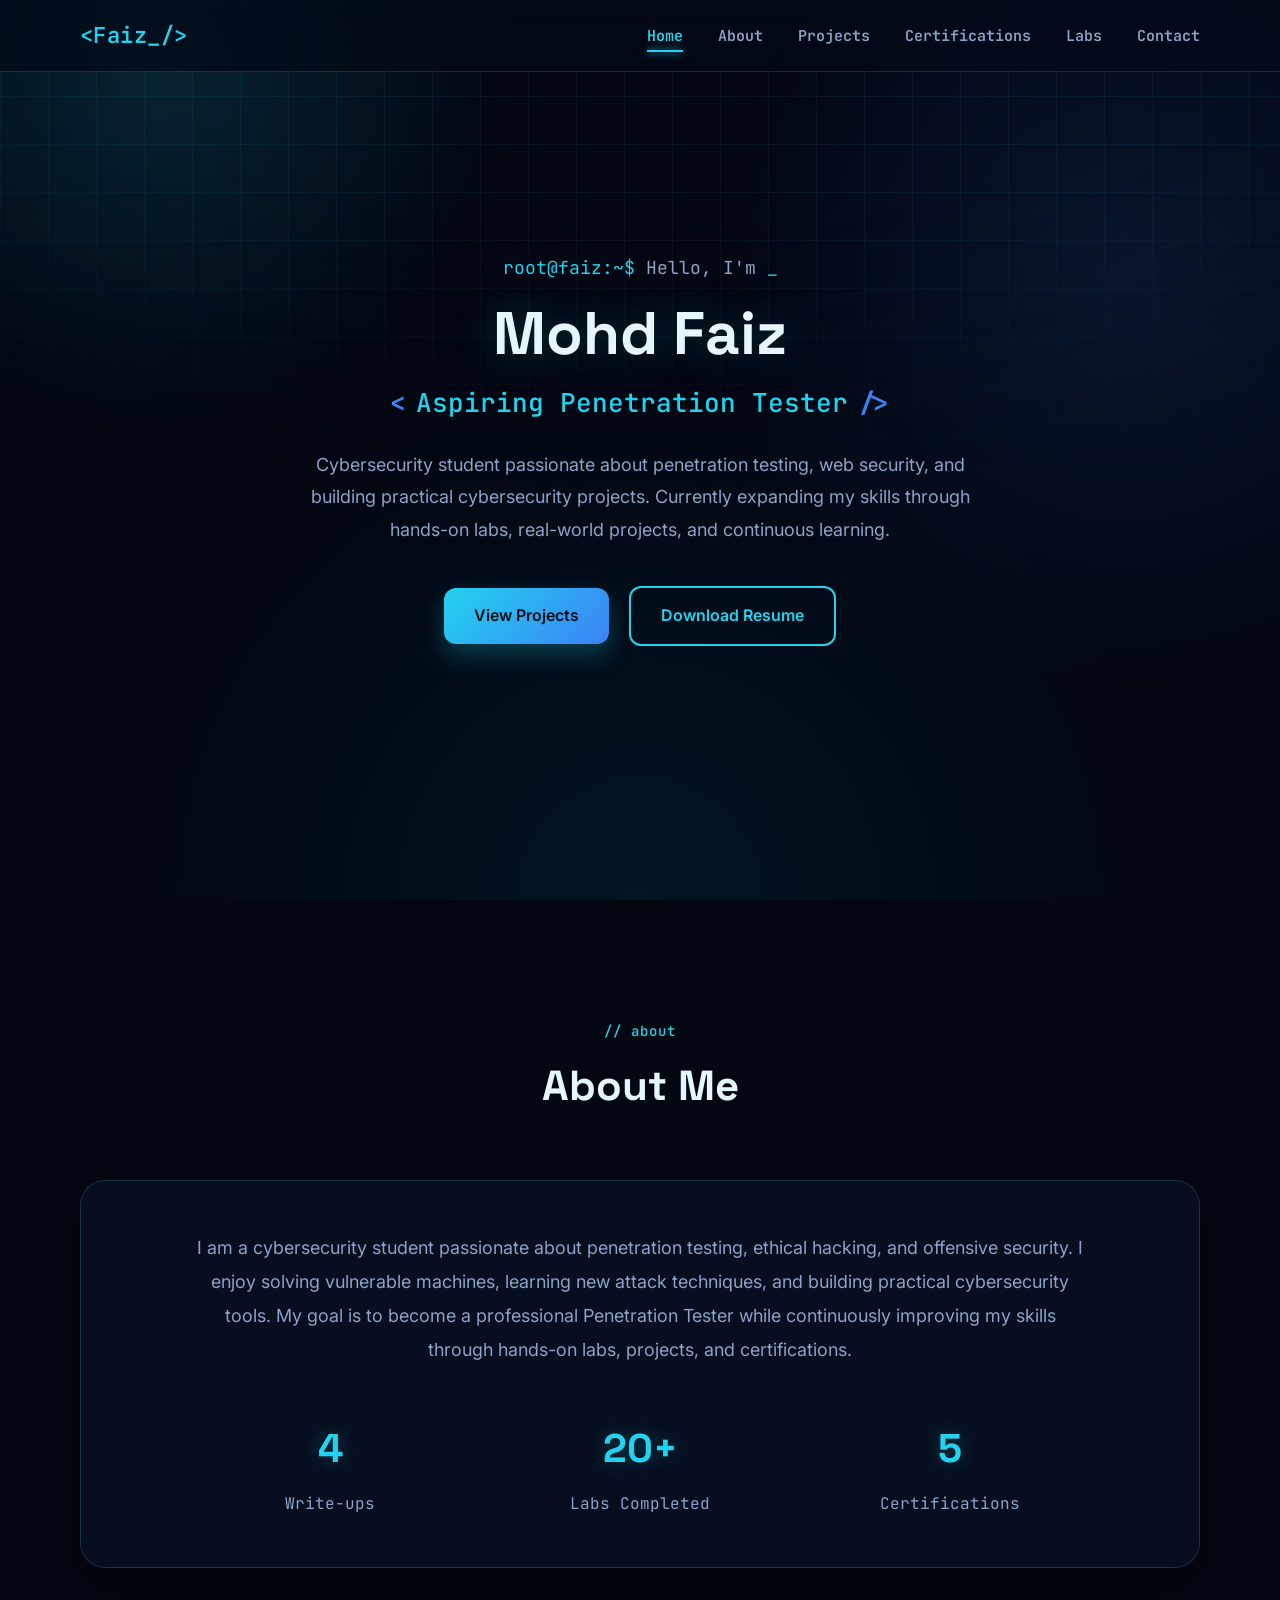
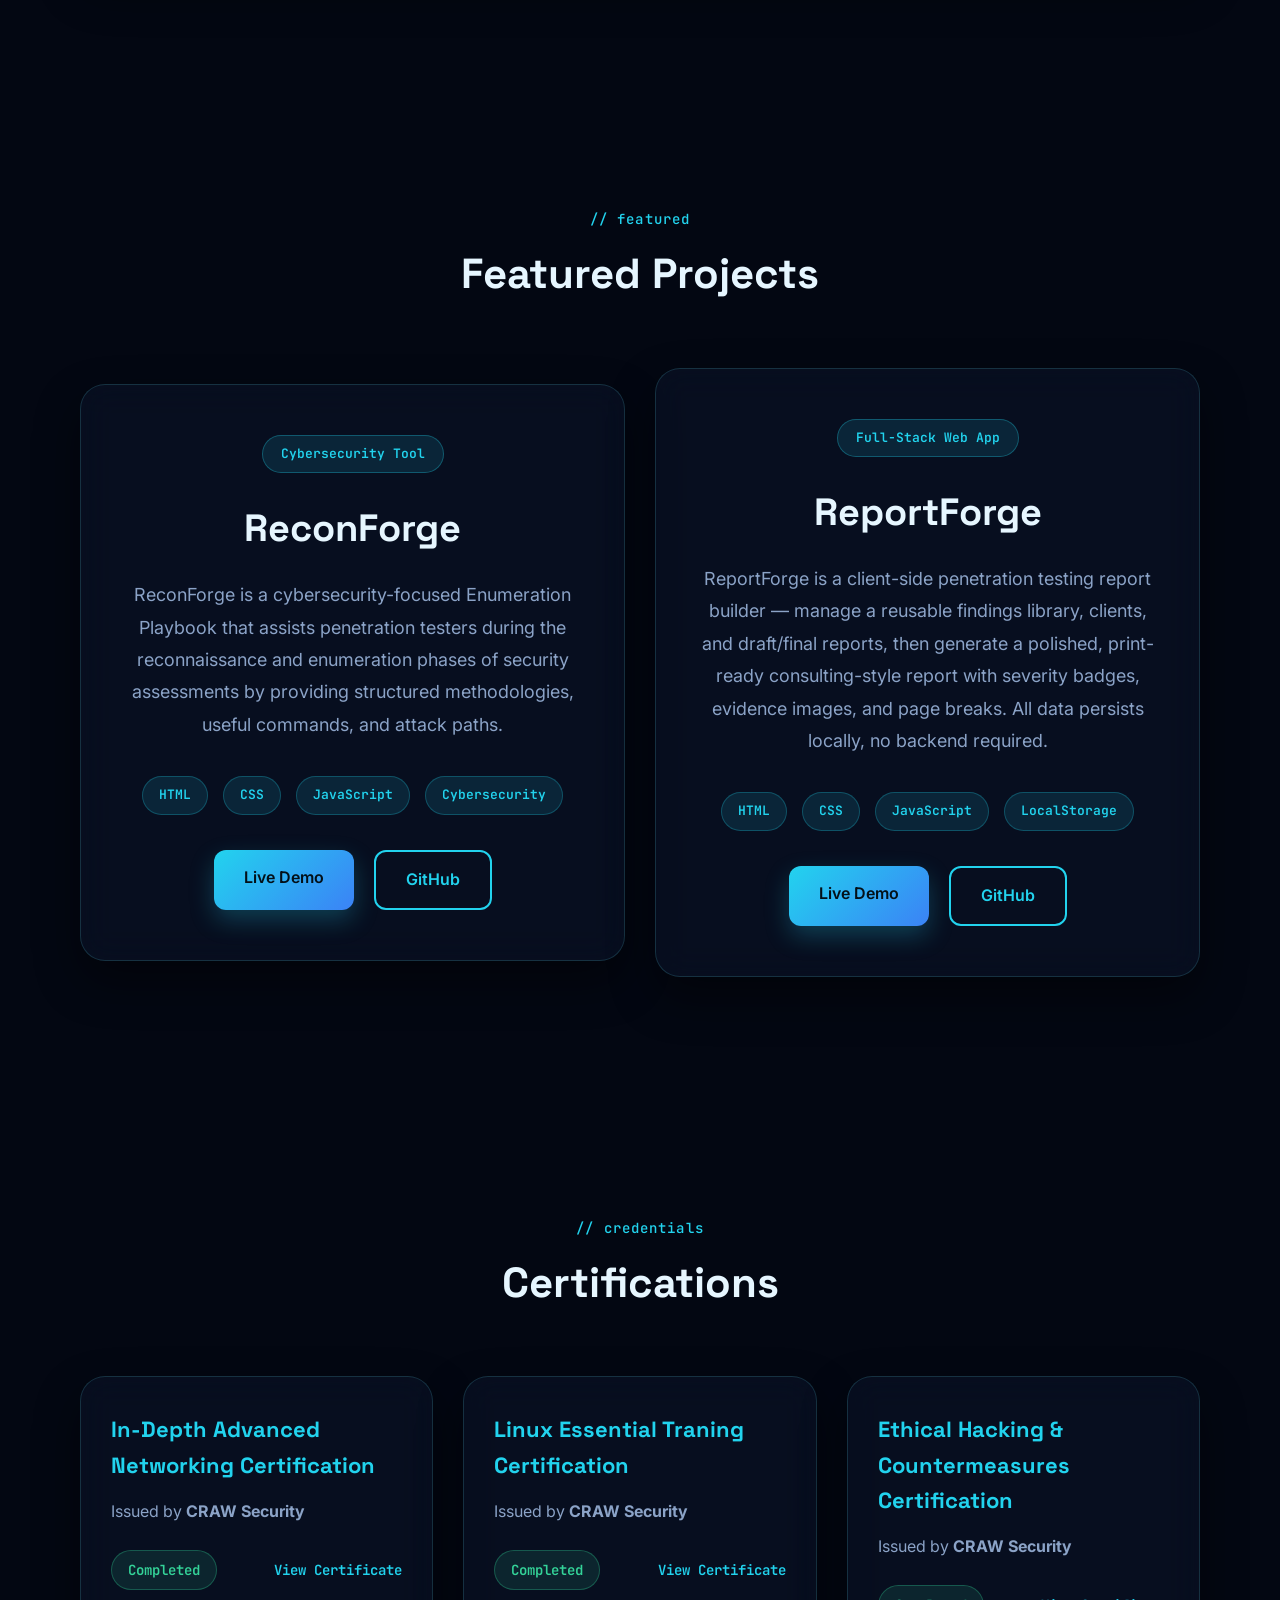
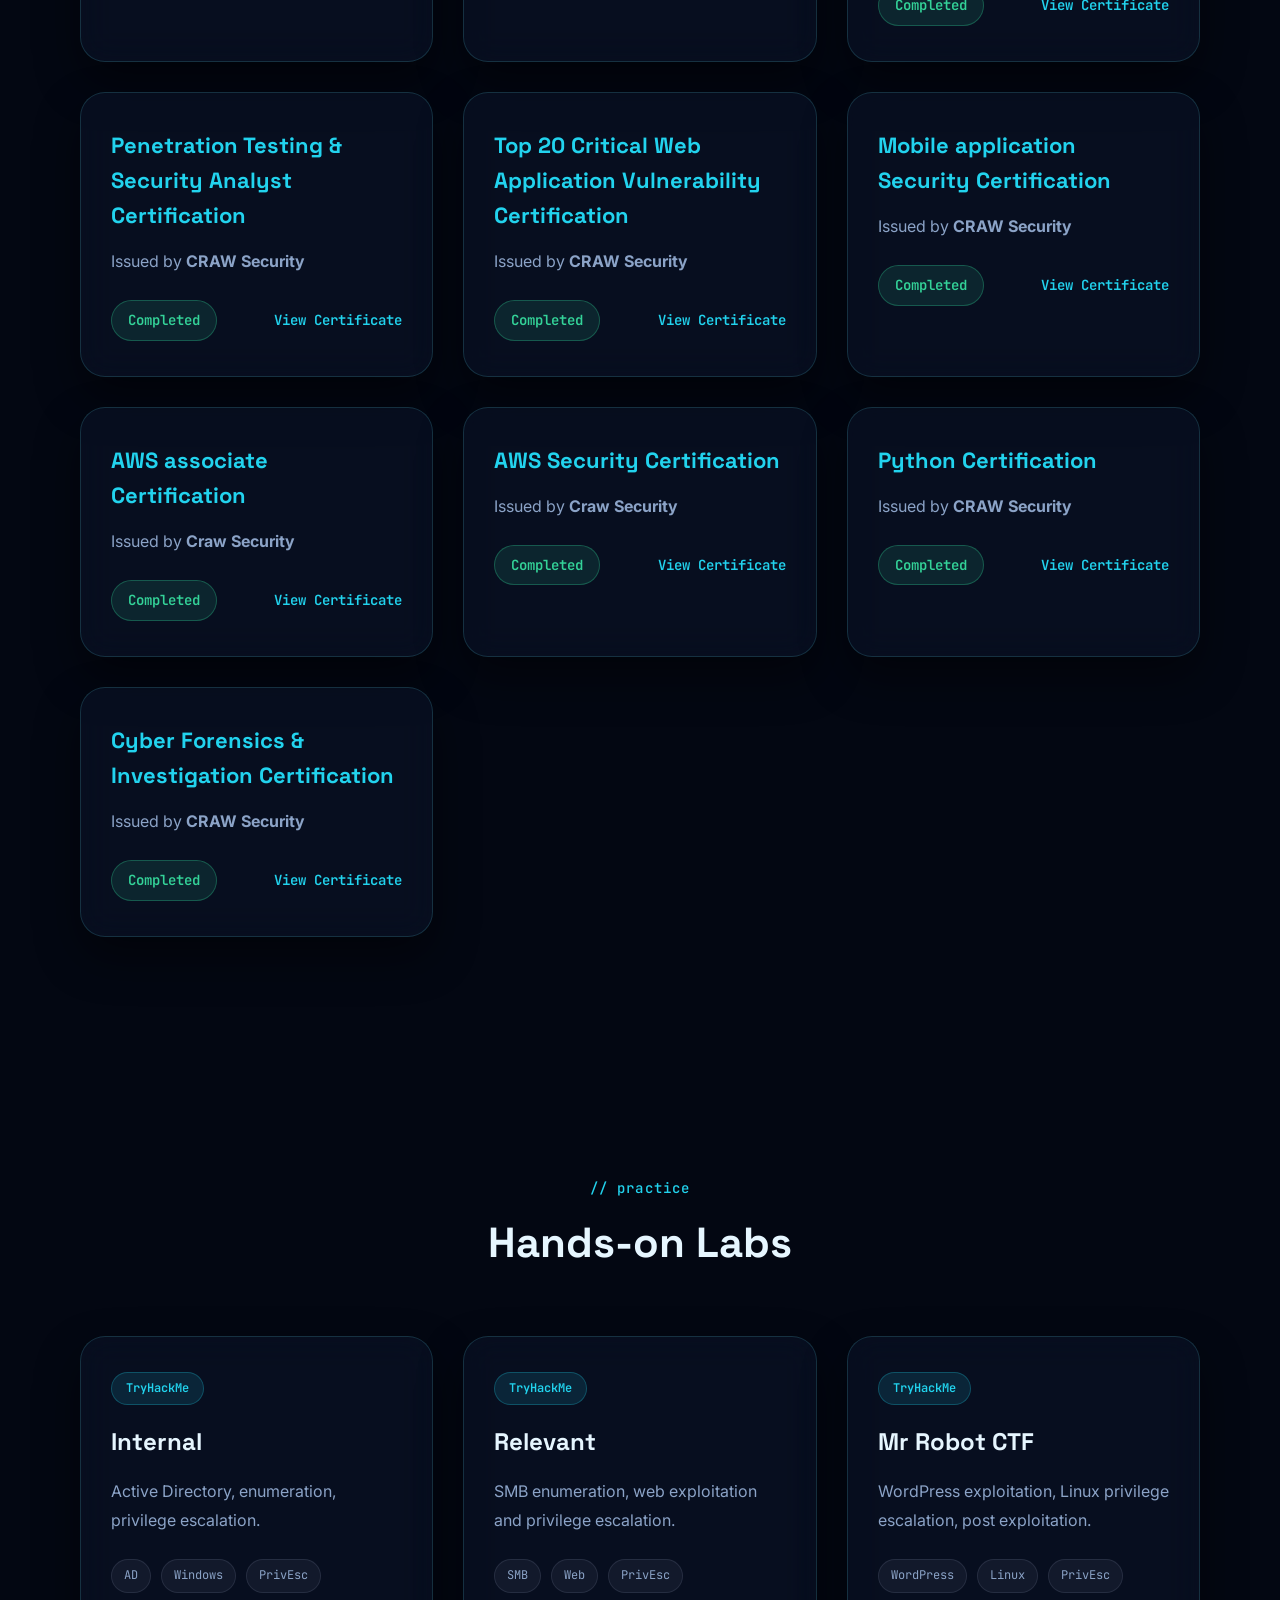
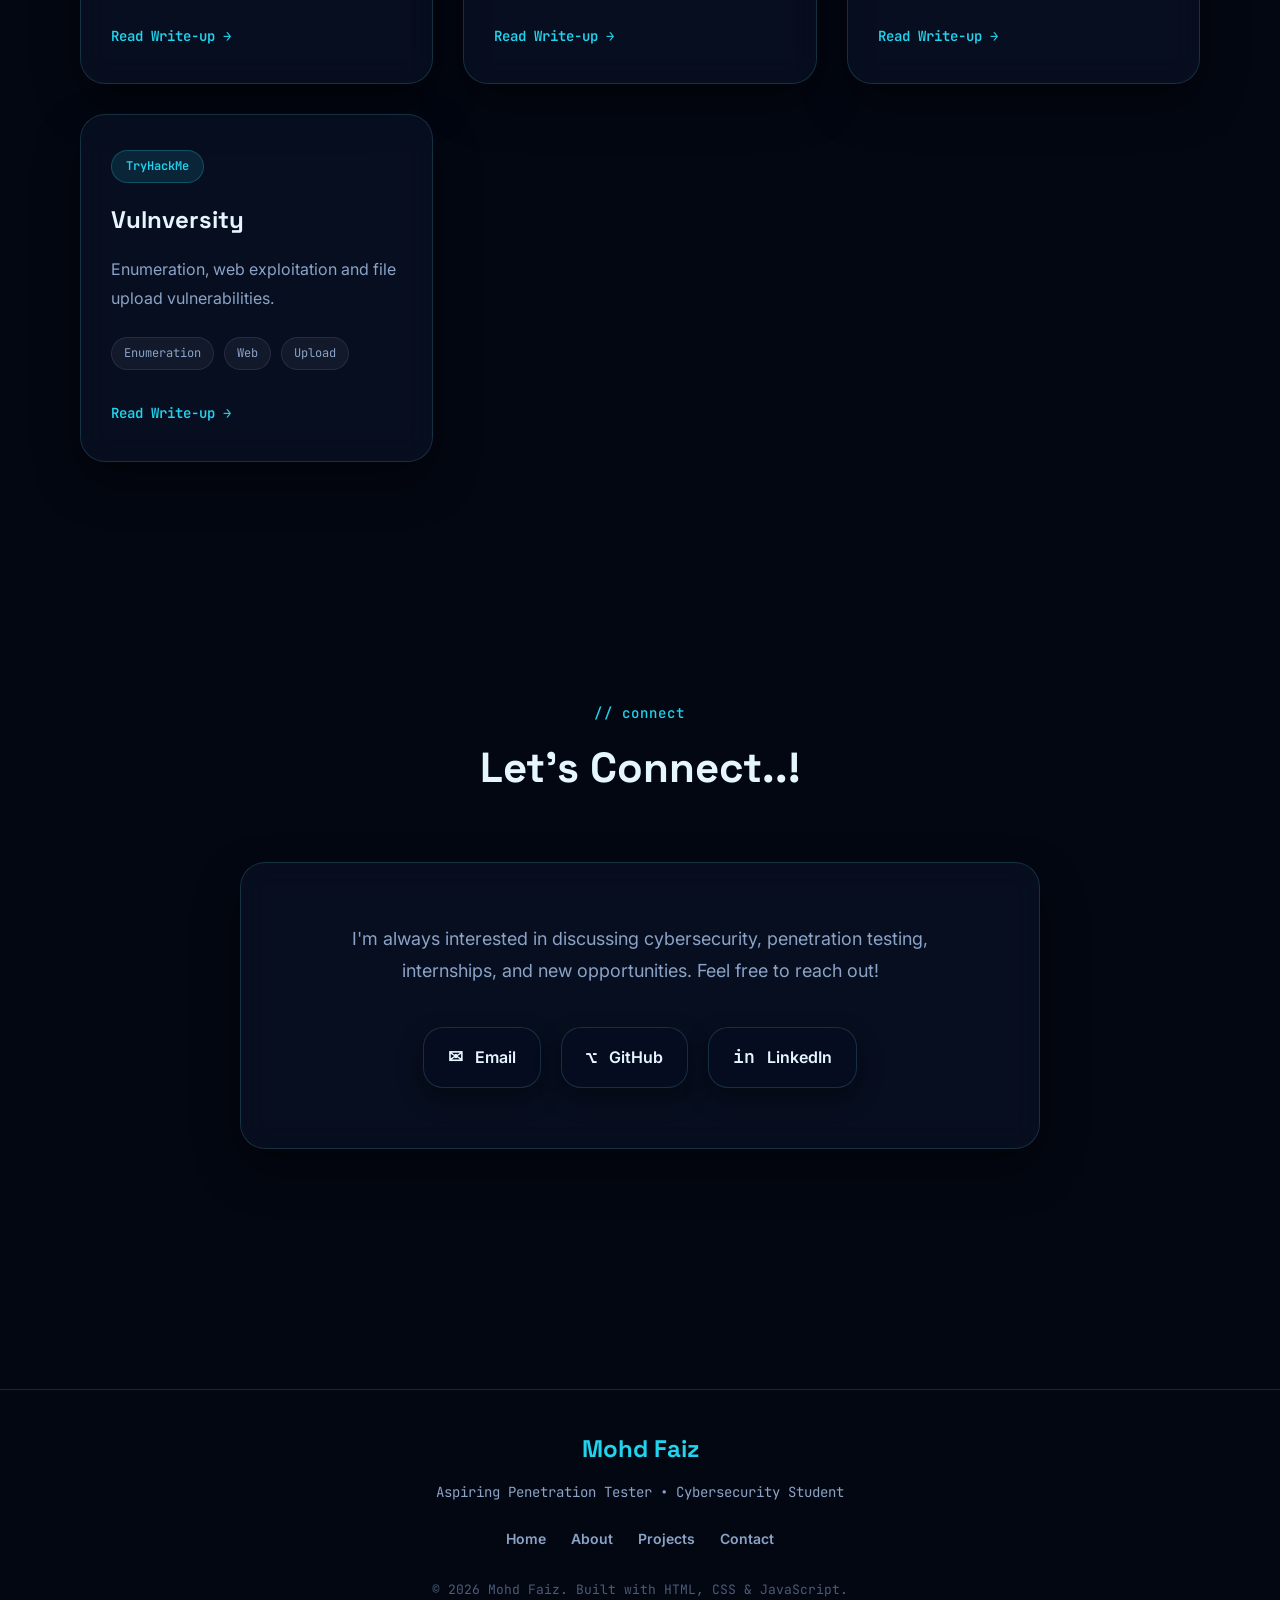
<file: index.html>
<!DOCTYPE html>
<html lang="en">
<head>
    <meta charset="UTF-8">
    <meta name="viewport" content="width=device-width, initial-scale=1.0">
    <title>Mohd Faiz | Portfolio</title>

    <link rel="preconnect" href="https://fonts.googleapis.com">
    <link rel="preconnect" href="https://fonts.gstatic.com" crossorigin>
    <link href="https://fonts.googleapis.com/css2?family=Space+Grotesk:wght@400..700&family=Inter:wght@100..900&family=JetBrains+Mono:wght@400;500;600&display=swap" rel="stylesheet">

    <link rel="icon" type="image/svg+xml" href="Favicon.png">
    <link rel="icon" type="image/png" sizes="32x32" href="favicon-32.png">
    <link rel="icon" type="image/png" sizes="16x16" href="favicon-16.png">
    <link rel="apple-touch-icon" sizes="180x180" href="favicon-180.png">
    <link rel="shortcut icon" href="favicon.ico">

    <link rel="stylesheet" href="style.css">
</head>
<body>

    <!-- ================= BACKGROUND FX ================= -->
    <div class="bg-grid" aria-hidden="true"></div>
    <div class="bg-glow" aria-hidden="true"></div>

    <!-- ================= NAVBAR ================= -->
    <nav>
        <a href="#home" class="logo">&lt;Faiz<span class="blink">_</span>/&gt;</a>

        <button class="nav-toggle" id="navToggle" aria-label="Toggle menu" aria-expanded="false">
            <span></span>
            <span></span>
            <span></span>
        </button>

        <ul class="nav-links" id="navLinks">
            <li><a href="#home" class="active">Home</a></li>
            <li><a href="#about">About</a></li>
            <li><a href="#projects">Projects</a></li>
            <li><a href="#certifications">Certifications</a></li>
            <li><a href="#labs">Labs</a></li>
            <li><a href="#contact">Contact</a></li>
        </ul>
    </nav>

    <!-- ================= HERO ================= -->
    <section id="home" class="hero">
        <div class="hero-content">
            <p class="hero-intro">
                <span class="terminal-prompt">root@faiz:~$</span> <span id="typedText"></span><span class="cursor">_</span>
            </p>

            <h1 class="hero-title">Mohd Faiz</h1>

            <h2 class="hero-role">
                <span class="bracket">&lt;</span> Aspiring Penetration Tester <span class="bracket">/&gt;</span>
            </h2>

            <p class="hero-description">
                Cybersecurity student passionate about penetration testing,
                web security, and building practical cybersecurity projects.
                Currently expanding my skills through hands-on labs,
                real-world projects, and continuous learning.
            </p>

            <div class="hero-buttons">
                <a href="#projects" class="btn btn-primary">View Projects</a>
                <a href="assets/resume.pdf" class="btn btn-secondary" target="_blank">Download Resume</a>
            </div>
        </div>
    </section>

    <!-- ================= ABOUT ================= -->
    <section id="about" class="about">
        <h2 class="section-title"><span class="title-tag">// about</span>About Me</h2>

        <div class="container">
            <div class="glass-card about-card">
                <div class="about-content">
                    <p class="about-text">
                        I am a cybersecurity student passionate about
                        penetration testing, ethical hacking, and offensive
                        security. I enjoy solving vulnerable machines,
                        learning new attack techniques, and building practical
                        cybersecurity tools.

                        My goal is to become a professional Penetration Tester
                        while continuously improving my skills through
                        hands-on labs, projects, and certifications.
                    </p>

                    <div class="about-stats">
                        <div class="stat">
                            <h3>4</h3>
                            <p>Write-ups</p>
                        </div>
                        <div class="stat">
                            <h3>20+</h3>
                            <p>Labs Completed</p>
                        </div>
                        <div class="stat">
                            <h3>5</h3>
                            <p>Certifications</p>
                        </div>
                    </div>
                </div>
            </div>
        </div>
    </section>

    <!-- ================= FEATURED PROJECTS ================= -->
    <section id="projects" class="projects">
        <h2 class="section-title"><span class="title-tag">// featured</span>Featured Projects</h2>

        <div class="container">
            <div class="projects-grid">

                <div class="glass-card project-card">
                    <span class="project-tag">Cybersecurity Tool</span>

                    <h3 class="project-title">ReconForge</h3>

                    <p class="project-description">
                        ReconForge is a cybersecurity-focused Enumeration
                        Playbook that assists penetration testers during the
                        reconnaissance and enumeration phases of security
                        assessments by providing structured methodologies,
                        useful commands, and attack paths.
                    </p>

                    <div class="project-tech">
                        <span class="tech">HTML</span>
                        <span class="tech">CSS</span>
                        <span class="tech">JavaScript</span>
                        <span class="tech">Cybersecurity</span>
                    </div>

                    <div class="project-buttons">
                        <a href="https://faizcybersecurity.github.io/cybersecurity-portfolio/projects/ReconForge/index.html"
                           class="btn btn-primary" target="_blank">Live Demo</a>
                        <a href="https://github.com/FaizCyberSecurity"
                           class="btn btn-secondary" target="_blank">GitHub</a>
                    </div>
                </div>

                <div class="glass-card project-card">
                    <span class="project-tag">Full-Stack Web App</span>

                    <h3 class="project-title">ReportForge</h3>

                    <p class="project-description">
                        ReportForge is a client-side penetration testing
                        report builder — manage a reusable findings library,
                        clients, and draft/final reports, then generate a
                        polished, print-ready consulting-style report with
                        severity badges, evidence images, and page breaks.
                        All data persists locally, no backend required.
                    </p>

                    <div class="project-tech">
                        <span class="tech">HTML</span>
                        <span class="tech">CSS</span>
                        <span class="tech">JavaScript</span>
                        <span class="tech">LocalStorage</span>
                    </div>

                    <div class="project-buttons">
                        <a href="https://faizcybersecurity.github.io/cybersecurity-portfolio/projects/ReportForge/index.html"
                           class="btn btn-primary" target="_blank">Live Demo</a>
                        <a href="https://github.com/FaizCyberSecurity"
                           class="btn btn-secondary" target="_blank">GitHub</a>
                    </div>
                </div>

            </div>
        </div>
    </section>

    <!-- ================= CERTIFICATIONS ================= -->
    <section id="certifications" class="certifications">
        <h2 class="section-title"><span class="title-tag">// credentials</span>Certifications</h2>

        <div class="container">
            <div class="cert-grid">

                <div class="glass-card cert-card">
                    <h3 class="cert-title">In-Depth Advanced Networking Certification</h3>
                    <p class="cert-issuer">Issued by <strong>CRAW Security</strong></p>
                    <div class="cert-footer">
                        <span class="badge badge-success">Completed</span>
                        <a href="assets/certificates/networking.pdf" target="_blank" class="cert-link">View Certificate</a>
                    </div>
                </div>

                <div class="glass-card cert-card">
                    <h3 class="cert-title">Linux Essential Traning Certification</h3>
                    <p class="cert-issuer">Issued by <strong>CRAW Security</strong></p>
                    <div class="cert-footer">
                        <span class="badge badge-success">Completed</span>
                        <a href="assets/certificates/linux.pdf" target="_blank" class="cert-link">View Certificate</a>
                    </div>
                </div>

                <div class="glass-card cert-card">
                    <h3 class="cert-title">Ethical Hacking &amp; Countermeasures Certification</h3>
                    <p class="cert-issuer">Issued by <strong>CRAW Security</strong></p>
                    <div class="cert-footer">
                        <span class="badge badge-success">Completed</span>
                        <a href="assets/certificates/ethical-hacking.pdf" target="_blank" class="cert-link">View Certificate</a>
                    </div>
                </div>

                <div class="glass-card cert-card">
                    <h3 class="cert-title">Penetration Testing &amp; Security Analyst Certification</h3>
                    <p class="cert-issuer">Issued by <strong>CRAW Security</strong></p>
                    <div class="cert-footer">
                        <span class="badge badge-success">Completed</span>
                        <a href="assets/certificates/advanced-penetration-testing.pdf" target="_blank" class="cert-link">View Certificate</a>
                    </div>
                </div>

                <div class="glass-card cert-card">
                    <h3 class="cert-title">Top 20 Critical Web Application Vulnerability Certification</h3>
                    <p class="cert-issuer">Issued by <strong>CRAW Security</strong></p>
                    <div class="cert-footer">
                        <span class="badge badge-success">Completed</span>
                        <a href="assets/certificates/web-penetration-testing.pdf" target="_blank" class="cert-link">View Certificate</a>
                    </div>
                </div>

                <div class="glass-card cert-card">
                    <h3 class="cert-title">Mobile application Security Certification</h3>
                    <p class="cert-issuer">Issued by <strong>CRAW Security</strong></p>
                    <div class="cert-footer">
                        <span class="badge badge-success">Completed</span>
                        <a href="assets/certificates/MPT.pdf" target="_blank" class="cert-link">View Certificate</a>
                    </div>
                </div>

                <div class="glass-card cert-card">
                    <h3 class="cert-title">AWS associate Certification</h3>
                    <p class="cert-issuer">Issued by <strong>Craw Security</strong></p>
                    <div class="cert-footer">
                        <span class="badge badge-success">Completed</span>
                        <a href="assets/certificates/AWS%20Associate.pdf" target="_blank" class="cert-link">View Certificate</a>
                    </div>
                </div>

                <div class="glass-card cert-card">
                    <h3 class="cert-title">AWS Security Certification</h3>
                    <p class="cert-issuer">Issued by <strong>Craw Security</strong></p>
                    <div class="cert-footer">
                        <span class="badge badge-success">Completed</span>
                        <a href="assets/certificates/AWS%20Security.pdf" target="_blank" class="cert-link">View Certificate</a>
                    </div>
                </div>

                <div class="glass-card cert-card">
                    <h3 class="cert-title">Python Certification</h3>
                    <p class="cert-issuer">Issued by <strong>CRAW Security</strong></p>
                    <div class="cert-footer">
                        <span class="badge badge-success">Completed</span>
                        <a href="assets/certificates/Python.pdf" target="_blank" class="cert-link">View Certificate</a>
                    </div>
                </div>

                <div class="glass-card cert-card">
                    <h3 class="cert-title">Cyber Forensics &amp; Investigation Certification</h3>
                    <p class="cert-issuer">Issued by <strong>CRAW Security</strong></p>
                    <div class="cert-footer">
                        <span class="badge badge-success">Completed</span>
                        <a href="assets/certificates/Forensics.pdf" target="_blank" class="cert-link">View Certificate</a>
                    </div>
                </div>

            </div>
        </div>
    </section>

    <!-- ================= LABS ================= -->
    <section id="labs" class="labs">
        <h2 class="section-title"><span class="title-tag">// practice</span>Hands-on Labs</h2>

        <div class="container">
            <div class="labs-grid">

                <div class="glass-card lab-card">
                    <span class="lab-platform">TryHackMe</span>
                    <h3 class="lab-title">Internal</h3>
                    <p class="lab-description">Active Directory, enumeration, privilege escalation.</p>
                    <div class="lab-tags">
                        <span class="lab-tag">AD</span>
                        <span class="lab-tag">Windows</span>
                        <span class="lab-tag">PrivEsc</span>
                    </div>
                    <a href="labs/internal.html" class="lab-btn" target="_blank">Read Write-up →</a>
                </div>

                <div class="glass-card lab-card">
                    <span class="lab-platform">TryHackMe</span>
                    <h3 class="lab-title">Relevant</h3>
                    <p class="lab-description">SMB enumeration, web exploitation and privilege escalation.</p>
                    <div class="lab-tags">
                        <span class="lab-tag">SMB</span>
                        <span class="lab-tag">Web</span>
                        <span class="lab-tag">PrivEsc</span>
                    </div>
                    <a href="labs/relevant.html" class="lab-btn" target="_blank">Read Write-up →</a>
                </div>

                <div class="glass-card lab-card">
                    <span class="lab-platform">TryHackMe</span>
                    <h3 class="lab-title">Mr Robot CTF</h3>
                    <p class="lab-description">WordPress exploitation, Linux privilege escalation, post exploitation.</p>
                    <div class="lab-tags">
                        <span class="lab-tag">WordPress</span>
                        <span class="lab-tag">Linux</span>
                        <span class="lab-tag">PrivEsc</span>
                    </div>
                    <a href="labs/mr-robot.html" class="lab-btn" target="_blank">Read Write-up →</a>
                </div>

                <div class="glass-card lab-card">
                    <span class="lab-platform">TryHackMe</span>
                    <h3 class="lab-title">Vulnversity</h3>
                    <p class="lab-description">Enumeration, web exploitation and file upload vulnerabilities.</p>
                    <div class="lab-tags">
                        <span class="lab-tag">Enumeration</span>
                        <span class="lab-tag">Web</span>
                        <span class="lab-tag">Upload</span>
                    </div>
                    <a href="labs/vulnversity.html" class="lab-btn" target="_blank">Read Write-up →</a>
                </div>

            </div>
        </div>
    </section>

    <!-- ================= CONTACT ================= -->
    <section id="contact" class="contact">
        <h2 class="section-title"><span class="title-tag">// connect</span>Let's Connect..!</h2>

        <div class="container">
            <div class="glass-card contact-card">
                <p class="contact-description">
                    I'm always interested in discussing cybersecurity,
                    penetration testing, internships, and new opportunities.
                    Feel free to reach out!
                </p>

                <div class="contact-links">
                    <a href="mailto:faizmairaj4@gmail.com" class="contact-item">
                        <span class="contact-icon">✉</span>
                        <span>Email</span>
                    </a>
                    <a href="https://github.com/FaizCyberSecurity" target="_blank" class="contact-item">
                        <span class="contact-icon">⌥</span>
                        <span>GitHub</span>
                    </a>
                    <a href="https://linkedin.com/in/mohd-faiz-cys" target="_blank" class="contact-item">
                        <span class="contact-icon">in</span>
                        <span>LinkedIn</span>
                    </a>
                </div>
            </div>
        </div>
    </section>

    <!-- ================= FOOTER ================= -->
    <footer>
        <h3 class="footer-name">Mohd Faiz</h3>
        <p class="footer-text">Aspiring Penetration Tester • Cybersecurity Student</p>

        <div class="footer-links">
            <a href="#home">Home</a>
            <a href="#about">About</a>
            <a href="#projects">Projects</a>
            <a href="#contact">Contact</a>
        </div>

        <p class="footer-copy">© 2026 Mohd Faiz. Built with HTML, CSS &amp; JavaScript.</p>
    </footer>

    <script src="script.js"></script>

    <a href="#home" class="top-btn" id="topBtn">↑</a>

</body>
</html>
</file>
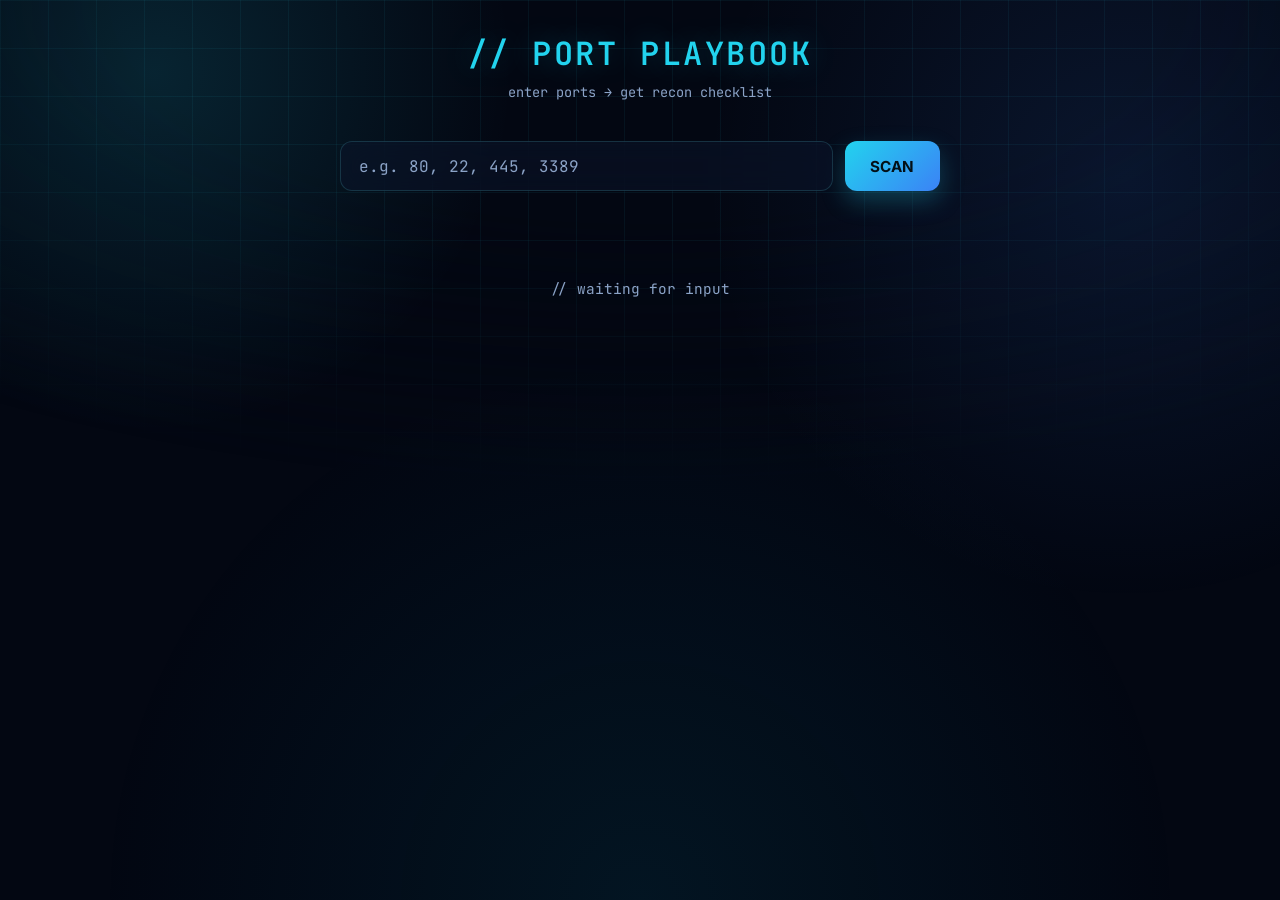
<file: projects/ReconForge/index.html>
<!DOCTYPE html>
<html lang="en">
<head>
  <link rel="icon" type="image/png" href="./Favicon.png">
  <meta charset="UTF-8" />
  <meta name="viewport" content="width=device-width, initial-scale=1.0"/>
  <title>ReconForge</title>
  <style>
    @import url('https://fonts.googleapis.com/css2?family=Space+Grotesk:wght@400..700&family=Inter:wght@100..900&family=JetBrains+Mono:wght@400;500;600&display=swap');

    *, *::before, *::after { box-sizing: border-box; margin: 0; padding: 0; }

    :root {
      --primary: #22d3ee;
      --primary-dark: #0891b2;
      --primary-bright: #67e8f9;
      --primary-light: rgba(34, 211, 238, 0.12);
      --accent-blue: #3b82f6;

      --background: #030712;
      --background-secondary: #060c1f;

      --text: #e6f6ff;
      --text-light: #8ba3c7;

      --success: #34d399;
      --success-bg: rgba(52, 211, 153, 0.12);
      --warning: #fbbf24;
      --warning-bg: rgba(251, 191, 36, 0.12);
      --danger: #f87171;
      --danger-bg: rgba(248, 113, 113, 0.12);

      --glass: rgba(12, 21, 43, 0.55);
      --glass-border: rgba(103, 232, 249, 0.16);
      --blur: 16px;

      --shadow-md: 0 20px 45px rgba(0, 0, 0, 0.45);
      --glow: 0 0 30px rgba(34, 211, 238, 0.18);
      --glow-strong: 0 0 45px rgba(34, 211, 238, 0.35);

      --radius-sm: 12px;
      --radius-md: 20px;
      --radius-lg: 25px;
      --radius-pill: 50px;

      --font-display: "Space Grotesk", sans-serif;
      --font-body: "Inter", sans-serif;
      --font-mono: "JetBrains Mono", monospace;

      --transition: .3s ease;
    }

    body {
      background: var(--background);
      color: var(--text);
      font-family: var(--font-body);
      min-height: 100vh;
      padding: 2rem 1rem;
      position: relative;
      overflow-x: hidden;
      -webkit-font-smoothing: antialiased;
    }

    ::selection { background: var(--primary); color: #041018; }

    .bg-grid {
      position: fixed; inset: 0; z-index: -2;
      background-image:
        linear-gradient(rgba(34, 211, 238, 0.06) 1px, transparent 1px),
        linear-gradient(90deg, rgba(34, 211, 238, 0.06) 1px, transparent 1px);
      background-size: 48px 48px;
      background-color: var(--background);
      mask-image: radial-gradient(ellipse 100% 60% at 50% 0%, #000 40%, transparent 90%);
    }

    .bg-glow {
      position: fixed; inset: 0; z-index: -1;
      background:
        radial-gradient(600px circle at 12% 8%, rgba(34, 211, 238, 0.14), transparent 60%),
        radial-gradient(700px circle at 88% 20%, rgba(59, 130, 246, 0.12), transparent 60%),
        radial-gradient(900px circle at 50% 100%, rgba(8, 145, 178, 0.10), transparent 60%);
    }

    header {
      text-align: center;
      margin-bottom: 2.5rem;
    }

    header h1 {
      font-family: var(--font-mono);
      font-size: 2rem;
      font-weight: 600;
      color: var(--primary);
      letter-spacing: 0.08em;
      text-shadow: 0 0 30px rgba(34, 211, 238, 0.3);
    }

    header p {
      color: var(--text-light);
      font-size: 0.85rem;
      margin-top: 0.5rem;
      font-family: var(--font-mono);
    }

    .input-row {
      display: flex;
      gap: 0.75rem;
      max-width: 600px;
      margin: 0 auto 2.5rem;
    }

    input {
      flex: 1;
      background: var(--glass);
      backdrop-filter: blur(var(--blur));
      -webkit-backdrop-filter: blur(var(--blur));
      border: 1px solid var(--glass-border);
      color: var(--primary);
      font-family: var(--font-mono);
      font-size: 1rem;
      padding: 0.85rem 1.1rem;
      border-radius: var(--radius-sm);
      outline: none;
      transition: var(--transition);
    }

    input::placeholder { color: var(--text-light); }
    input:focus { border-color: var(--primary); box-shadow: 0 0 0 3px rgba(34, 211, 238, 0.12); }

    button {
      background: linear-gradient(135deg, var(--primary), var(--accent-blue));
      color: #031018;
      border: none;
      font-family: var(--font-body);
      font-size: 0.95rem;
      font-weight: 700;
      padding: 0.85rem 1.6rem;
      border-radius: var(--radius-sm);
      cursor: pointer;
      transition: var(--transition);
      white-space: nowrap;
      box-shadow: 0 10px 25px rgba(34, 211, 238, 0.25);
    }

    button:hover { transform: translateY(-2px); box-shadow: var(--glow-strong); }

    #output { max-width: 800px; margin: 0 auto; display: flex; flex-direction: column; gap: 1.2rem; }

    .card {
      background: var(--glass);
      backdrop-filter: blur(var(--blur));
      -webkit-backdrop-filter: blur(var(--blur));
      border: 1px solid var(--glass-border);
      border-radius: var(--radius-lg);
      box-shadow: var(--shadow-md);
      overflow: hidden;
      animation: fadeIn 0.3s ease both;
      transition: var(--transition);
    }

    .card:hover {
      border-color: rgba(103, 232, 249, 0.4);
      box-shadow: var(--shadow-md), var(--glow);
    }

    @keyframes fadeIn {
      from { opacity: 0; transform: translateY(10px); }
      to   { opacity: 1; transform: translateY(0); }
    }

    .card-header {
      display: flex;
      align-items: center;
      gap: 0.85rem;
      padding: 1rem 1.4rem;
      border-bottom: 1px solid var(--glass-border);
      background: var(--primary-light);
    }

    .port-badge {
      font-family: var(--font-mono);
      font-size: 0.78rem;
      background: linear-gradient(135deg, var(--primary), var(--accent-blue));
      color: #031018;
      padding: 0.25rem 0.6rem;
      border-radius: var(--radius-pill);
      font-weight: 700;
      letter-spacing: 0.05em;
    }

    .service-name {
      font-family: var(--font-display);
      font-size: 1.1rem;
      color: var(--text);
      font-weight: 600;
    }

    .risk-badge {
      margin-left: auto;
      font-family: var(--font-mono);
      font-size: 0.7rem;
      font-weight: 700;
      padding: 0.2rem 0.6rem;
      border-radius: var(--radius-pill);
      letter-spacing: 0.06em;
      text-transform: uppercase;
    }

    .risk-high   { background: var(--danger-bg); color: var(--danger); border: 1px solid rgba(248,113,113,0.3); }
    .risk-medium { background: var(--warning-bg); color: var(--warning); border: 1px solid rgba(251,191,36,0.3); }
    .risk-low    { background: var(--primary-light); color: var(--primary); border: 1px solid rgba(34,211,238,0.3); }

    .card-body { padding: 1.2rem 1.4rem 1.4rem; }

    .section-label {
      font-family: var(--font-mono);
      font-size: 0.7rem;
      color: var(--text-light);
      letter-spacing: 0.12em;
      text-transform: uppercase;
      margin-bottom: 0.6rem;
      margin-top: 1.2rem;
    }

    .section-label:first-child { margin-top: 0; }

    ul { list-style: none; display: flex; flex-direction: column; gap: 0.4rem; }

    ul li {
      font-size: 0.88rem;
      color: var(--text);
      padding-left: 1.15rem;
      position: relative;
      line-height: 1.55;
    }

    ul li::before {
      content: '›';
      position: absolute;
      left: 0;
      color: var(--primary);
    }

    .cmd-block {
      background: var(--background-secondary);
      border: 1px solid var(--glass-border);
      border-radius: var(--radius-sm);
      padding: 0.75rem 1rem;
      font-family: var(--font-mono);
      font-size: 0.8rem;
      color: var(--primary-bright);
      display: flex;
      flex-direction: column;
      gap: 0.35rem;
    }

    .cmd-line { display: flex; align-items: flex-start; gap: 0.55rem; }
    .prompt { color: var(--text-light); user-select: none; }

    .empty {
      text-align: center;
      font-family: var(--font-mono);
      color: var(--text-light);
      padding: 3rem;
      font-size: 0.9rem;
    }

    .error {
      text-align: center;
      font-family: var(--font-mono);
      color: var(--danger);
      padding: 1.5rem;
      font-size: 0.85rem;
      background: var(--danger-bg);
      border: 1px solid rgba(248,113,113,0.3);
      border-radius: var(--radius-sm);
      max-width: 600px;
      margin: 0 auto;
    }
  </style>
</head>
<body>

<div class="bg-grid" aria-hidden="true"></div>
<div class="bg-glow" aria-hidden="true"></div>

<header>
  <h1>// PORT PLAYBOOK</h1>
  <p>enter ports → get recon checklist</p>
</header>

<div class="input-row">
  <input type="text" id="portInput" placeholder="e.g. 80, 22, 445, 3389" />
  <button onclick="run()">SCAN</button>
</div>

<div id="output">
  <div class="empty">// waiting for input</div>
</div>

<script>
const PLAYBOOK = {
  21: {
    service: "FTP",
    risk: "high",
    recon: [
      "Check for anonymous login",
      "Banner grab for version info",
      "List accessible directories",
      "Check for writable directories"
    ],
    commands: [
      "nmap -sV -p 21 --script ftp-anon,ftp-bounce,ftp-syst <ip>",
      "ftp <ip>  # try anonymous:anonymous",
      "hydra -L users.txt -P pass.txt ftp://<ip>"
    ],
    notes: [
      "Anonymous FTP is a goldmine — check for config files, backups",
      "FTP is cleartext — sniff creds if on the same network",
      "Look for CVEs matching the banner version"
    ]
  },
  22: {
    service: "SSH",
    risk: "medium",
    recon: [
      "Banner grab for OpenSSH version",
      "Check supported auth methods",
      "Enumerate valid usernames (timing attack)",
      "Look for weak key algorithms"
    ],
    commands: [
      "nmap -p 22 --script ssh2-enum-algos,ssh-auth-methods <ip>",
      "ssh -v <ip>",
      "hydra -L users.txt -P pass.txt ssh://<ip>"
    ],
    notes: [
      "Old OpenSSH versions may allow user enumeration",
      "Check if password auth is enabled — try common creds",
      "Look for id_rsa keys in web dirs, backups, or git repos"
    ]
  },
  23: {
    service: "Telnet",
    risk: "high",
    recon: [
      "Banner grab",
      "Check for default credentials",
      "Try anonymous/guest login",
      "Note: all traffic is cleartext"
    ],
    commands: [
      "nmap -p 23 --script telnet-ntlm-info,telnet-encryption <ip>",
      "telnet <ip>",
      "hydra -L users.txt -P pass.txt telnet://<ip>"
    ],
    notes: [
      "Telnet is almost always a misconfiguration — free win",
      "Credentials travel in plaintext — ideal for MITM",
      "Often found on IoT/embedded devices with defaults"
    ]
  },
  25: {
    service: "SMTP",
    risk: "medium",
    recon: [
      "Banner grab for MTA version",
      "VRFY/EXPN user enumeration",
      "Check for open relay",
      "Enumerate valid email addresses"
    ],
    commands: [
      "nmap -p 25 --script smtp-enum-users,smtp-open-relay <ip>",
      "nc <ip> 25",
      "smtp-user-enum -M VRFY -U users.txt -t <ip>"
    ],
    notes: [
      "VRFY and EXPN can confirm valid usernames",
      "Open relay = you can send mail as anyone",
      "Check if internal hostnames leak in the banner"
    ]
  },
  53: {
    service: "DNS",
    risk: "medium",
    recon: [
      "Attempt zone transfer (AXFR)",
      "Enumerate subdomains",
      "Check for DNS version disclosure",
      "Look for internal hostnames"
    ],
    commands: [
      "dig axfr @<ip> <domain>",
      "nmap -p 53 --script dns-zone-transfer,dns-recursion <ip>",
      "dnsrecon -d <domain> -t axfr"
    ],
    notes: [
      "Zone transfer leaks every hostname — check it first",
      "DNS version can reveal CVEs (BIND, etc.)",
      "Internal DNS may expose private IP ranges and hostnames"
    ]
  },
  80: {
    service: "HTTP",
    risk: "medium",
    recon: [
      "Check robots.txt and sitemap.xml",
      "Run Gobuster/Feroxbuster for dirs",
      "Identify tech stack (Wappalyzer)",
      "Look for default pages and admin panels"
    ],
    commands: [
      "gobuster dir -u http://<ip> -w /usr/share/wordlists/dirb/common.txt",
      "whatweb http://<ip>",
      "nikto -h http://<ip>"
    ],
    notes: [
      "Check response headers for tech leaks (X-Powered-By, Server)",
      "Look for /admin, /login, /phpmyadmin, /.git",
      "Test for common vulns: SQLi, XSS, LFI, directory traversal"
    ]
  },
  443: {
    service: "HTTPS",
    risk: "medium",
    recon: [
      "Check SSL/TLS cert for subdomains/hostnames",
      "Test for weak ciphers (SSLScan)",
      "Run Gobuster over HTTPS",
      "Look for client cert auth"
    ],
    commands: [
      "sslscan <ip>:443",
      "gobuster dir -u https://<ip> -w /usr/share/wordlists/dirb/common.txt -k",
      "nmap --script ssl-heartbleed,ssl-poodle -p 443 <ip>"
    ],
    notes: [
      "Cert SANs often reveal internal hostnames and other subdomains",
      "Check for Heartbleed, POODLE, BEAST on older servers",
      "Don't forget to add discovered hostnames to /etc/hosts"
    ]
  },
  445: {
    service: "SMB",
    risk: "high",
    recon: [
      "Enumerate shares (null session)",
      "Check SMB version (v1 = EternalBlue risk)",
      "RID cycling for usernames",
      "Look for guest access on shares"
    ],
    commands: [
      "smbclient -L //<ip> -N",
      "nmap -p 445 --script smb-vuln-ms17-010,smb-enum-shares <ip>",
      "enum4linux -a <ip>",
      "crackmapexec smb <ip> --shares"
    ],
    notes: [
      "SMBv1 = check EternalBlue (MS17-010) immediately",
      "Null sessions can expose users, groups, shares",
      "Check SYSVOL/NETLOGON for GPP passwords (MS14-025)"
    ]
  },
  3306: {
    service: "MySQL",
    risk: "high",
    recon: [
      "Check for remote root login",
      "Try default credentials (root:root, root:'')",
      "Enumerate accessible databases",
      "Check for UDF for privilege escalation"
    ],
    commands: [
      "nmap -p 3306 --script mysql-info,mysql-empty-password <ip>",
      "mysql -h <ip> -u root -p",
      "hydra -L users.txt -P pass.txt mysql://<ip>"
    ],
    notes: [
      "Empty root password is surprisingly common",
      "If you get in: SELECT load_file() / INTO OUTFILE for RCE",
      "MySQL exposed externally is almost always a misconfiguration"
    ]
  },
  3389: {
    service: "RDP",
    risk: "high",
    recon: [
      "Check for BlueKeep (CVE-2019-0708)",
      "Try default/common credentials",
      "Check NLA requirement",
      "Enumerate with nmap scripts"
    ],
    commands: [
      "nmap -p 3389 --script rdp-vuln-ms12-020,rdp-enum-encryption <ip>",
      "hydra -L users.txt -P pass.txt rdp://<ip>",
      "xfreerdp /v:<ip> /u:Administrator"
    ],
    notes: [
      "BlueKeep is unauthenticated RCE — check before anything else",
      "NLA disabled = pre-auth attack surface is wider",
      "Screenshot the login screen: often shows domain name"
    ]
  },
  20: {
    service: "FTP-Data",
    risk: "medium",
    recon: ["Identify version","Check authentication","Enumerate service data","Look for misconfigurations"],
    commands: ["nmap -sV -p 20 <ip>","nmap --script default -p 20 <ip>","nc <ip> 20"],
    notes: ["Review banner/version information","Search for known CVEs","Check for anonymous or weak access"]
  },
  69: {
    service: "TFTP",
    risk: "medium",
    recon: ["Identify version","Check authentication","Enumerate service data","Look for misconfigurations"],
    commands: ["nmap -sV -p 69 <ip>","nmap --script default -p 69 <ip>","nc <ip> 69"],
    notes: ["Review banner/version information","Search for known CVEs","Check for anonymous or weak access"]
  },
  88: {
    service: "Kerberos",
    risk: "medium",
    recon: ["Identify version","Check authentication","Enumerate service data","Look for misconfigurations"],
    commands: ["nmap -sV -p 88 <ip>","nmap --script default -p 88 <ip>","nc <ip> 88"],
    notes: ["Review banner/version information","Search for known CVEs","Check for anonymous or weak access"]
  },
  110: {
    service: "POP3",
    risk: "medium",
    recon: ["Identify version","Check authentication","Enumerate service data","Look for misconfigurations"],
    commands: ["nmap -sV -p 110 <ip>","nmap --script default -p 110 <ip>","nc <ip> 110"],
    notes: ["Review banner/version information","Search for known CVEs","Check for anonymous or weak access"]
  },
  111: {
    service: "RPCbind",
    risk: "medium",
    recon: ["Identify version","Check authentication","Enumerate service data","Look for misconfigurations"],
    commands: ["nmap -sV -p 111 <ip>","nmap --script default -p 111 <ip>","nc <ip> 111"],
    notes: ["Review banner/version information","Search for known CVEs","Check for anonymous or weak access"]
  },
  119: {
    service: "NNTP",
    risk: "medium",
    recon: ["Identify version","Check authentication","Enumerate service data","Look for misconfigurations"],
    commands: ["nmap -sV -p 119 <ip>","nmap --script default -p 119 <ip>","nc <ip> 119"],
    notes: ["Review banner/version information","Search for known CVEs","Check for anonymous or weak access"]
  },
  123: {
    service: "NTP",
    risk: "medium",
    recon: ["Identify version","Check authentication","Enumerate service data","Look for misconfigurations"],
    commands: ["nmap -sV -p 123 <ip>","nmap --script default -p 123 <ip>","nc <ip> 123"],
    notes: ["Review banner/version information","Search for known CVEs","Check for anonymous or weak access"]
  },
  135: {
    service: "MSRPC",
    risk: "medium",
    recon: ["Identify version","Check authentication","Enumerate service data","Look for misconfigurations"],
    commands: ["nmap -sV -p 135 <ip>","nmap --script default -p 135 <ip>","nc <ip> 135"],
    notes: ["Review banner/version information","Search for known CVEs","Check for anonymous or weak access"]
  },
  137: {
    service: "NetBIOS-NS",
    risk: "medium",
    recon: ["Identify version","Check authentication","Enumerate service data","Look for misconfigurations"],
    commands: ["nmap -sV -p 137 <ip>","nmap --script default -p 137 <ip>","nc <ip> 137"],
    notes: ["Review banner/version information","Search for known CVEs","Check for anonymous or weak access"]
  },
  138: {
    service: "NetBIOS-DGM",
    risk: "medium",
    recon: ["Identify version","Check authentication","Enumerate service data","Look for misconfigurations"],
    commands: ["nmap -sV -p 138 <ip>","nmap --script default -p 138 <ip>","nc <ip> 138"],
    notes: ["Review banner/version information","Search for known CVEs","Check for anonymous or weak access"]
  },
  143: {
    service: "IMAP",
    risk: "medium",
    recon: ["Identify version","Check authentication","Enumerate service data","Look for misconfigurations"],
    commands: ["nmap -sV -p 143 <ip>","nmap --script default -p 143 <ip>","nc <ip> 143"],
    notes: ["Review banner/version information","Search for known CVEs","Check for anonymous or weak access"]
  },
  161: {
    service: "SNMP",
    risk: "medium",
    recon: ["Identify version","Check authentication","Enumerate service data","Look for misconfigurations"],
    commands: ["nmap -sV -p 161 <ip>","nmap --script default -p 161 <ip>","nc <ip> 161"],
    notes: ["Review banner/version information","Search for known CVEs","Check for anonymous or weak access"]
  },
  179: {
    service: "BGP",
    risk: "medium",
    recon: ["Identify version","Check authentication","Enumerate service data","Look for misconfigurations"],
    commands: ["nmap -sV -p 179 <ip>","nmap --script default -p 179 <ip>","nc <ip> 179"],
    notes: ["Review banner/version information","Search for known CVEs","Check for anonymous or weak access"]
  },
  389: {
    service: "LDAP",
    risk: "medium",
    recon: ["Identify version","Check authentication","Enumerate service data","Look for misconfigurations"],
    commands: ["nmap -sV -p 389 <ip>","nmap --script default -p 389 <ip>","nc <ip> 389"],
    notes: ["Review banner/version information","Search for known CVEs","Check for anonymous or weak access"]
  },
  427: {
    service: "SLP",
    risk: "medium",
    recon: ["Identify version","Check authentication","Enumerate service data","Look for misconfigurations"],
    commands: ["nmap -sV -p 427 <ip>","nmap --script default -p 427 <ip>","nc <ip> 427"],
    notes: ["Review banner/version information","Search for known CVEs","Check for anonymous or weak access"]
  },
  465: {
    service: "SMTPS",
    risk: "medium",
    recon: ["Identify version","Check authentication","Enumerate service data","Look for misconfigurations"],
    commands: ["nmap -sV -p 465 <ip>","nmap --script default -p 465 <ip>","nc <ip> 465"],
    notes: ["Review banner/version information","Search for known CVEs","Check for anonymous or weak access"]
  },
  514: {
    service: "Syslog",
    risk: "medium",
    recon: ["Identify version","Check authentication","Enumerate service data","Look for misconfigurations"],
    commands: ["nmap -sV -p 514 <ip>","nmap --script default -p 514 <ip>","nc <ip> 514"],
    notes: ["Review banner/version information","Search for known CVEs","Check for anonymous or weak access"]
  },
  515: {
    service: "LPD",
    risk: "medium",
    recon: ["Identify version","Check authentication","Enumerate service data","Look for misconfigurations"],
    commands: ["nmap -sV -p 515 <ip>","nmap --script default -p 515 <ip>","nc <ip> 515"],
    notes: ["Review banner/version information","Search for known CVEs","Check for anonymous or weak access"]
  },
  548: {
    service: "AFP",
    risk: "medium",
    recon: ["Identify version","Check authentication","Enumerate service data","Look for misconfigurations"],
    commands: ["nmap -sV -p 548 <ip>","nmap --script default -p 548 <ip>","nc <ip> 548"],
    notes: ["Review banner/version information","Search for known CVEs","Check for anonymous or weak access"]
  },
  554: {
    service: "RTSP",
    risk: "medium",
    recon: ["Identify version","Check authentication","Enumerate service data","Look for misconfigurations"],
    commands: ["nmap -sV -p 554 <ip>","nmap --script default -p 554 <ip>","nc <ip> 554"],
    notes: ["Review banner/version information","Search for known CVEs","Check for anonymous or weak access"]
  },
  587: {
    service: "Submission",
    risk: "medium",
    recon: ["Identify version","Check authentication","Enumerate service data","Look for misconfigurations"],
    commands: ["nmap -sV -p 587 <ip>","nmap --script default -p 587 <ip>","nc <ip> 587"],
    notes: ["Review banner/version information","Search for known CVEs","Check for anonymous or weak access"]
  },
  631: {
    service: "IPP",
    risk: "medium",
    recon: ["Identify version","Check authentication","Enumerate service data","Look for misconfigurations"],
    commands: ["nmap -sV -p 631 <ip>","nmap --script default -p 631 <ip>","nc <ip> 631"],
    notes: ["Review banner/version information","Search for known CVEs","Check for anonymous or weak access"]
  },
  636: {
    service: "LDAPS",
    risk: "medium",
    recon: ["Identify version","Check authentication","Enumerate service data","Look for misconfigurations"],
    commands: ["nmap -sV -p 636 <ip>","nmap --script default -p 636 <ip>","nc <ip> 636"],
    notes: ["Review banner/version information","Search for known CVEs","Check for anonymous or weak access"]
  },
  873: {
    service: "Rsync",
    risk: "medium",
    recon: ["Identify version","Check authentication","Enumerate service data","Look for misconfigurations"],
    commands: ["nmap -sV -p 873 <ip>","nmap --script default -p 873 <ip>","nc <ip> 873"],
    notes: ["Review banner/version information","Search for known CVEs","Check for anonymous or weak access"]
  },
  902: {
    service: "VMware",
    risk: "medium",
    recon: ["Identify version","Check authentication","Enumerate service data","Look for misconfigurations"],
    commands: ["nmap -sV -p 902 <ip>","nmap --script default -p 902 <ip>","nc <ip> 902"],
    notes: ["Review banner/version information","Search for known CVEs","Check for anonymous or weak access"]
  },
  989: {
    service: "FTPS-Data",
    risk: "medium",
    recon: ["Identify version","Check authentication","Enumerate service data","Look for misconfigurations"],
    commands: ["nmap -sV -p 989 <ip>","nmap --script default -p 989 <ip>","nc <ip> 989"],
    notes: ["Review banner/version information","Search for known CVEs","Check for anonymous or weak access"]
  },
  990: {
    service: "FTPS",
    risk: "medium",
    recon: ["Identify version","Check authentication","Enumerate service data","Look for misconfigurations"],
    commands: ["nmap -sV -p 990 <ip>","nmap --script default -p 990 <ip>","nc <ip> 990"],
    notes: ["Review banner/version information","Search for known CVEs","Check for anonymous or weak access"]
  },
  993: {
    service: "IMAPS",
    risk: "medium",
    recon: ["Identify version","Check authentication","Enumerate service data","Look for misconfigurations"],
    commands: ["nmap -sV -p 993 <ip>","nmap --script default -p 993 <ip>","nc <ip> 993"],
    notes: ["Review banner/version information","Search for known CVEs","Check for anonymous or weak access"]
  },
  995: {
    service: "POP3S",
    risk: "medium",
    recon: ["Identify version","Check authentication","Enumerate service data","Look for misconfigurations"],
    commands: ["nmap -sV -p 995 <ip>","nmap --script default -p 995 <ip>","nc <ip> 995"],
    notes: ["Review banner/version information","Search for known CVEs","Check for anonymous or weak access"]
  },
  1025: {
    service: "NFS/Windows RPC",
    risk: "medium",
    recon: ["Identify version","Check authentication","Enumerate service data","Look for misconfigurations"],
    commands: ["nmap -sV -p 1025 <ip>","nmap --script default -p 1025 <ip>","nc <ip> 1025"],
    notes: ["Review banner/version information","Search for known CVEs","Check for anonymous or weak access"]
  },
  1080: {
    service: "SOCKS",
    risk: "medium",
    recon: ["Identify version","Check authentication","Enumerate service data","Look for misconfigurations"],
    commands: ["nmap -sV -p 1080 <ip>","nmap --script default -p 1080 <ip>","nc <ip> 1080"],
    notes: ["Review banner/version information","Search for known CVEs","Check for anonymous or weak access"]
  },
  1099: {
    service: "Java RMI",
    risk: "medium",
    recon: ["Identify version","Check authentication","Enumerate service data","Look for misconfigurations"],
    commands: ["nmap -sV -p 1099 <ip>","nmap --script default -p 1099 <ip>","nc <ip> 1099"],
    notes: ["Review banner/version information","Search for known CVEs","Check for anonymous or weak access"]
  },
  1433: {
    service: "MSSQL",
    risk: "high",
    recon: ["Identify version","Check authentication","Enumerate service data","Look for misconfigurations"],
    commands: ["nmap -sV -p 1433 <ip>","nmap --script default -p 1433 <ip>","nc <ip> 1433"],
    notes: ["Review banner/version information","Search for known CVEs","Check for anonymous or weak access"]
  },
  1434: {
    service: "MSSQL Browser",
    risk: "medium",
    recon: ["Identify version","Check authentication","Enumerate service data","Look for misconfigurations"],
    commands: ["nmap -sV -p 1434 <ip>","nmap --script default -p 1434 <ip>","nc <ip> 1434"],
    notes: ["Review banner/version information","Search for known CVEs","Check for anonymous or weak access"]
  },
  1521: {
    service: "Oracle",
    risk: "high",
    recon: ["Identify version","Check authentication","Enumerate service data","Look for misconfigurations"],
    commands: ["nmap -sV -p 1521 <ip>","nmap --script default -p 1521 <ip>","nc <ip> 1521"],
    notes: ["Review banner/version information","Search for known CVEs","Check for anonymous or weak access"]
  },
  1723: {
    service: "PPTP",
    risk: "medium",
    recon: ["Identify version","Check authentication","Enumerate service data","Look for misconfigurations"],
    commands: ["nmap -sV -p 1723 <ip>","nmap --script default -p 1723 <ip>","nc <ip> 1723"],
    notes: ["Review banner/version information","Search for known CVEs","Check for anonymous or weak access"]
  },
  1883: {
    service: "MQTT",
    risk: "medium",
    recon: ["Identify version","Check authentication","Enumerate service data","Look for misconfigurations"],
    commands: ["nmap -sV -p 1883 <ip>","nmap --script default -p 1883 <ip>","nc <ip> 1883"],
    notes: ["Review banner/version information","Search for known CVEs","Check for anonymous or weak access"]
  },
  2049: {
    service: "NFS",
    risk: "medium",
    recon: ["Identify version","Check authentication","Enumerate service data","Look for misconfigurations"],
    commands: ["nmap -sV -p 2049 <ip>","nmap --script default -p 2049 <ip>","nc <ip> 2049"],
    notes: ["Review banner/version information","Search for known CVEs","Check for anonymous or weak access"]
  },
  2082: {
    service: "cPanel",
    risk: "medium",
    recon: ["Identify version","Check authentication","Enumerate service data","Look for misconfigurations"],
    commands: ["nmap -sV -p 2082 <ip>","nmap --script default -p 2082 <ip>","nc <ip> 2082"],
    notes: ["Review banner/version information","Search for known CVEs","Check for anonymous or weak access"]
  },
  2083: {
    service: "cPanel SSL",
    risk: "medium",
    recon: ["Identify version","Check authentication","Enumerate service data","Look for misconfigurations"],
    commands: ["nmap -sV -p 2083 <ip>","nmap --script default -p 2083 <ip>","nc <ip> 2083"],
    notes: ["Review banner/version information","Search for known CVEs","Check for anonymous or weak access"]
  },
  2181: {
    service: "Zookeeper",
    risk: "medium",
    recon: ["Identify version","Check authentication","Enumerate service data","Look for misconfigurations"],
    commands: ["nmap -sV -p 2181 <ip>","nmap --script default -p 2181 <ip>","nc <ip> 2181"],
    notes: ["Review banner/version information","Search for known CVEs","Check for anonymous or weak access"]
  },
  2375: {
    service: "Docker",
    risk: "high",
    recon: ["Identify version","Check authentication","Enumerate service data","Look for misconfigurations"],
    commands: ["nmap -sV -p 2375 <ip>","nmap --script default -p 2375 <ip>","nc <ip> 2375"],
    notes: ["Review banner/version information","Search for known CVEs","Check for anonymous or weak access"]
  },
  2379: {
    service: "etcd",
    risk: "medium",
    recon: ["Identify version","Check authentication","Enumerate service data","Look for misconfigurations"],
    commands: ["nmap -sV -p 2379 <ip>","nmap --script default -p 2379 <ip>","nc <ip> 2379"],
    notes: ["Review banner/version information","Search for known CVEs","Check for anonymous or weak access"]
  },
  2483: {
    service: "Oracle",
    risk: "medium",
    recon: ["Identify version","Check authentication","Enumerate service data","Look for misconfigurations"],
    commands: ["nmap -sV -p 2483 <ip>","nmap --script default -p 2483 <ip>","nc <ip> 2483"],
    notes: ["Review banner/version information","Search for known CVEs","Check for anonymous or weak access"]
  },
  3000: {
    service: "Dev Web",
    risk: "medium",
    recon: ["Identify version","Check authentication","Enumerate service data","Look for misconfigurations"],
    commands: ["nmap -sV -p 3000 <ip>","nmap --script default -p 3000 <ip>","nc <ip> 3000"],
    notes: ["Review banner/version information","Search for known CVEs","Check for anonymous or weak access"]
  },
  3128: {
    service: "Squid",
    risk: "medium",
    recon: ["Identify version","Check authentication","Enumerate service data","Look for misconfigurations"],
    commands: ["nmap -sV -p 3128 <ip>","nmap --script default -p 3128 <ip>","nc <ip> 3128"],
    notes: ["Review banner/version information","Search for known CVEs","Check for anonymous or weak access"]
  },
  3268: {
    service: "Global Catalog",
    risk: "medium",
    recon: ["Identify version","Check authentication","Enumerate service data","Look for misconfigurations"],
    commands: ["nmap -sV -p 3268 <ip>","nmap --script default -p 3268 <ip>","nc <ip> 3268"],
    notes: ["Review banner/version information","Search for known CVEs","Check for anonymous or weak access"]
  },
  3269: {
    service: "Global Catalog SSL",
    risk: "medium",
    recon: ["Identify version","Check authentication","Enumerate service data","Look for misconfigurations"],
    commands: ["nmap -sV -p 3269 <ip>","nmap --script default -p 3269 <ip>","nc <ip> 3269"],
    notes: ["Review banner/version information","Search for known CVEs","Check for anonymous or weak access"]
  },
  3690: {
    service: "SVN",
    risk: "medium",
    recon: ["Identify version","Check authentication","Enumerate service data","Look for misconfigurations"],
    commands: ["nmap -sV -p 3690 <ip>","nmap --script default -p 3690 <ip>","nc <ip> 3690"],
    notes: ["Review banner/version information","Search for known CVEs","Check for anonymous or weak access"]
  },
  4369: {
    service: "EPMD",
    risk: "medium",
    recon: ["Identify version","Check authentication","Enumerate service data","Look for misconfigurations"],
    commands: ["nmap -sV -p 4369 <ip>","nmap --script default -p 4369 <ip>","nc <ip> 4369"],
    notes: ["Review banner/version information","Search for known CVEs","Check for anonymous or weak access"]
  },
  4444: {
    service: "Metasploit",
    risk: "medium",
    recon: ["Identify version","Check authentication","Enumerate service data","Look for misconfigurations"],
    commands: ["nmap -sV -p 4444 <ip>","nmap --script default -p 4444 <ip>","nc <ip> 4444"],
    notes: ["Review banner/version information","Search for known CVEs","Check for anonymous or weak access"]
  },
  4848: {
    service: "GlassFish",
    risk: "medium",
    recon: ["Identify version","Check authentication","Enumerate service data","Look for misconfigurations"],
    commands: ["nmap -sV -p 4848 <ip>","nmap --script default -p 4848 <ip>","nc <ip> 4848"],
    notes: ["Review banner/version information","Search for known CVEs","Check for anonymous or weak access"]
  },
  5000: {
    service: "Web Service",
    risk: "medium",
    recon: ["Identify version","Check authentication","Enumerate service data","Look for misconfigurations"],
    commands: ["nmap -sV -p 5000 <ip>","nmap --script default -p 5000 <ip>","nc <ip> 5000"],
    notes: ["Review banner/version information","Search for known CVEs","Check for anonymous or weak access"]
  },
  5432: {
    service: "PostgreSQL",
    risk: "high",
    recon: ["Identify version","Check authentication","Enumerate service data","Look for misconfigurations"],
    commands: ["nmap -sV -p 5432 <ip>","nmap --script default -p 5432 <ip>","nc <ip> 5432"],
    notes: ["Review banner/version information","Search for known CVEs","Check for anonymous or weak access"]
  },
  5555: {
    service: "ADB",
    risk: "medium",
    recon: ["Identify version","Check authentication","Enumerate service data","Look for misconfigurations"],
    commands: ["nmap -sV -p 5555 <ip>","nmap --script default -p 5555 <ip>","nc <ip> 5555"],
    notes: ["Review banner/version information","Search for known CVEs","Check for anonymous or weak access"]
  },
  5601: {
    service: "Kibana",
    risk: "medium",
    recon: ["Identify version","Check authentication","Enumerate service data","Look for misconfigurations"],
    commands: ["nmap -sV -p 5601 <ip>","nmap --script default -p 5601 <ip>","nc <ip> 5601"],
    notes: ["Review banner/version information","Search for known CVEs","Check for anonymous or weak access"]
  },
  5672: {
    service: "RabbitMQ",
    risk: "medium",
    recon: ["Identify version","Check authentication","Enumerate service data","Look for misconfigurations"],
    commands: ["nmap -sV -p 5672 <ip>","nmap --script default -p 5672 <ip>","nc <ip> 5672"],
    notes: ["Review banner/version information","Search for known CVEs","Check for anonymous or weak access"]
  },
  5900: {
    service: "VNC",
    risk: "high",
    recon: ["Identify version","Check authentication","Enumerate service data","Look for misconfigurations"],
    commands: ["nmap -sV -p 5900 <ip>","nmap --script default -p 5900 <ip>","nc <ip> 5900"],
    notes: ["Review banner/version information","Search for known CVEs","Check for anonymous or weak access"]
  },
  5985: {
    service: "WinRM",
    risk: "high",
    recon: ["Identify version","Check authentication","Enumerate service data","Look for misconfigurations"],
    commands: ["nmap -sV -p 5985 <ip>","nmap --script default -p 5985 <ip>","nc <ip> 5985"],
    notes: ["Review banner/version information","Search for known CVEs","Check for anonymous or weak access"]
  },
  5986: {
    service: "WinRM SSL",
    risk: "medium",
    recon: ["Identify version","Check authentication","Enumerate service data","Look for misconfigurations"],
    commands: ["nmap -sV -p 5986 <ip>","nmap --script default -p 5986 <ip>","nc <ip> 5986"],
    notes: ["Review banner/version information","Search for known CVEs","Check for anonymous or weak access"]
  },
  6379: {
    service: "Redis",
    risk: "high",
    recon: ["Identify version","Check authentication","Enumerate service data","Look for misconfigurations"],
    commands: ["nmap -sV -p 6379 <ip>","nmap --script default -p 6379 <ip>","nc <ip> 6379"],
    notes: ["Review banner/version information","Search for known CVEs","Check for anonymous or weak access"]
  },
  6667: {
    service: "IRC",
    risk: "medium",
    recon: ["Identify version","Check authentication","Enumerate service data","Look for misconfigurations"],
    commands: ["nmap -sV -p 6667 <ip>","nmap --script default -p 6667 <ip>","nc <ip> 6667"],
    notes: ["Review banner/version information","Search for known CVEs","Check for anonymous or weak access"]
  },
  7001: {
    service: "WebLogic",
    risk: "medium",
    recon: ["Identify version","Check authentication","Enumerate service data","Look for misconfigurations"],
    commands: ["nmap -sV -p 7001 <ip>","nmap --script default -p 7001 <ip>","nc <ip> 7001"],
    notes: ["Review banner/version information","Search for known CVEs","Check for anonymous or weak access"]
  },
  7070: {
    service: "Tomcat",
    risk: "medium",
    recon: ["Identify version","Check authentication","Enumerate service data","Look for misconfigurations"],
    commands: ["nmap -sV -p 7070 <ip>","nmap --script default -p 7070 <ip>","nc <ip> 7070"],
    notes: ["Review banner/version information","Search for known CVEs","Check for anonymous or weak access"]
  },
  7199: {
    service: "Cassandra",
    risk: "medium",
    recon: ["Identify version","Check authentication","Enumerate service data","Look for misconfigurations"],
    commands: ["nmap -sV -p 7199 <ip>","nmap --script default -p 7199 <ip>","nc <ip> 7199"],
    notes: ["Review banner/version information","Search for known CVEs","Check for anonymous or weak access"]
  },
  7443: {
    service: "HTTPS Alt",
    risk: "medium",
    recon: ["Identify version","Check authentication","Enumerate service data","Look for misconfigurations"],
    commands: ["nmap -sV -p 7443 <ip>","nmap --script default -p 7443 <ip>","nc <ip> 7443"],
    notes: ["Review banner/version information","Search for known CVEs","Check for anonymous or weak access"]
  },
  7777: {
    service: "Service",
    risk: "medium",
    recon: ["Identify version","Check authentication","Enumerate service data","Look for misconfigurations"],
    commands: ["nmap -sV -p 7777 <ip>","nmap --script default -p 7777 <ip>","nc <ip> 7777"],
    notes: ["Review banner/version information","Search for known CVEs","Check for anonymous or weak access"]
  },
  8000: {
    service: "HTTP Alt",
    risk: "medium",
    recon: ["Identify version","Check authentication","Enumerate service data","Look for misconfigurations"],
    commands: ["nmap -sV -p 8000 <ip>","nmap --script default -p 8000 <ip>","nc <ip> 8000"],
    notes: ["Review banner/version information","Search for known CVEs","Check for anonymous or weak access"]
  },
  8008: {
    service: "HTTP Proxy",
    risk: "medium",
    recon: ["Identify version","Check authentication","Enumerate service data","Look for misconfigurations"],
    commands: ["nmap -sV -p 8008 <ip>","nmap --script default -p 8008 <ip>","nc <ip> 8008"],
    notes: ["Review banner/version information","Search for known CVEs","Check for anonymous or weak access"]
  },
  8080: {
    service: "HTTP Alt",
    risk: "medium",
    recon: ["Identify version","Check authentication","Enumerate service data","Look for misconfigurations"],
    commands: ["nmap -sV -p 8080 <ip>","nmap --script default -p 8080 <ip>","nc <ip> 8080"],
    notes: ["Review banner/version information","Search for known CVEs","Check for anonymous or weak access"]
  },
  8081: {
    service: "HTTP Admin",
    risk: "medium",
    recon: ["Identify version","Check authentication","Enumerate service data","Look for misconfigurations"],
    commands: ["nmap -sV -p 8081 <ip>","nmap --script default -p 8081 <ip>","nc <ip> 8081"],
    notes: ["Review banner/version information","Search for known CVEs","Check for anonymous or weak access"]
  },
  8443: {
    service: "HTTPS Admin",
    risk: "medium",
    recon: ["Identify version","Check authentication","Enumerate service data","Look for misconfigurations"],
    commands: ["nmap -sV -p 8443 <ip>","nmap --script default -p 8443 <ip>","nc <ip> 8443"],
    notes: ["Review banner/version information","Search for known CVEs","Check for anonymous or weak access"]
  },
  8888: {
    service: "Web Panel",
    risk: "medium",
    recon: ["Identify version","Check authentication","Enumerate service data","Look for misconfigurations"],
    commands: ["nmap -sV -p 8888 <ip>","nmap --script default -p 8888 <ip>","nc <ip> 8888"],
    notes: ["Review banner/version information","Search for known CVEs","Check for anonymous or weak access"]
  },
  9000: {
    service: "PHP-FPM/Sonar",
    risk: "medium",
    recon: ["Identify version","Check authentication","Enumerate service data","Look for misconfigurations"],
    commands: ["nmap -sV -p 9000 <ip>","nmap --script default -p 9000 <ip>","nc <ip> 9000"],
    notes: ["Review banner/version information","Search for known CVEs","Check for anonymous or weak access"]
  },
  9042: {
    service: "Cassandra",
    risk: "medium",
    recon: ["Identify version","Check authentication","Enumerate service data","Look for misconfigurations"],
    commands: ["nmap -sV -p 9042 <ip>","nmap --script default -p 9042 <ip>","nc <ip> 9042"],
    notes: ["Review banner/version information","Search for known CVEs","Check for anonymous or weak access"]
  },
  9090: {
    service: "Web Console",
    risk: "medium",
    recon: ["Identify version","Check authentication","Enumerate service data","Look for misconfigurations"],
    commands: ["nmap -sV -p 9090 <ip>","nmap --script default -p 9090 <ip>","nc <ip> 9090"],
    notes: ["Review banner/version information","Search for known CVEs","Check for anonymous or weak access"]
  },
  9200: {
    service: "Elasticsearch",
    risk: "high",
    recon: ["Identify version","Check authentication","Enumerate service data","Look for misconfigurations"],
    commands: ["nmap -sV -p 9200 <ip>","nmap --script default -p 9200 <ip>","nc <ip> 9200"],
    notes: ["Review banner/version information","Search for known CVEs","Check for anonymous or weak access"]
  },
  9300: {
    service: "Elastic Transport",
    risk: "medium",
    recon: ["Identify version","Check authentication","Enumerate service data","Look for misconfigurations"],
    commands: ["nmap -sV -p 9300 <ip>","nmap --script default -p 9300 <ip>","nc <ip> 9300"],
    notes: ["Review banner/version information","Search for known CVEs","Check for anonymous or weak access"]
  },
  9418: {
    service: "Git",
    risk: "medium",
    recon: ["Identify version","Check authentication","Enumerate service data","Look for misconfigurations"],
    commands: ["nmap -sV -p 9418 <ip>","nmap --script default -p 9418 <ip>","nc <ip> 9418"],
    notes: ["Review banner/version information","Search for known CVEs","Check for anonymous or weak access"]
  },
  9999: {
    service: "Admin Service",
    risk: "medium",
    recon: ["Identify version","Check authentication","Enumerate service data","Look for misconfigurations"],
    commands: ["nmap -sV -p 9999 <ip>","nmap --script default -p 9999 <ip>","nc <ip> 9999"],
    notes: ["Review banner/version information","Search for known CVEs","Check for anonymous or weak access"]
  },
  10000: {
    service: "Webmin",
    risk: "medium",
    recon: ["Identify version","Check authentication","Enumerate service data","Look for misconfigurations"],
    commands: ["nmap -sV -p 10000 <ip>","nmap --script default -p 10000 <ip>","nc <ip> 10000"],
    notes: ["Review banner/version information","Search for known CVEs","Check for anonymous or weak access"]
  },
  11211: {
    service: "Memcached",
    risk: "high",
    recon: ["Identify version","Check authentication","Enumerate service data","Look for misconfigurations"],
    commands: ["nmap -sV -p 11211 <ip>","nmap --script default -p 11211 <ip>","nc <ip> 11211"],
    notes: ["Review banner/version information","Search for known CVEs","Check for anonymous or weak access"]
  },
  15672: {
    service: "RabbitMQ Mgmt",
    risk: "medium",
    recon: ["Identify version","Check authentication","Enumerate service data","Look for misconfigurations"],
    commands: ["nmap -sV -p 15672 <ip>","nmap --script default -p 15672 <ip>","nc <ip> 15672"],
    notes: ["Review banner/version information","Search for known CVEs","Check for anonymous or weak access"]
  },
  27017: {
    service: "MongoDB",
    risk: "high",
    recon: ["Identify version","Check authentication","Enumerate service data","Look for misconfigurations"],
    commands: ["nmap -sV -p 27017 <ip>","nmap --script default -p 27017 <ip>","nc <ip> 27017"],
    notes: ["Review banner/version information","Search for known CVEs","Check for anonymous or weak access"]
  },
  28017: {
    service: "MongoDB HTTP",
    risk: "medium",
    recon: ["Identify version","Check authentication","Enumerate service data","Look for misconfigurations"],
    commands: ["nmap -sV -p 28017 <ip>","nmap --script default -p 28017 <ip>","nc <ip> 28017"],
    notes: ["Review banner/version information","Search for known CVEs","Check for anonymous or weak access"]
  },
  50000: {
    service: "SAP",
    risk: "medium",
    recon: ["Identify version","Check authentication","Enumerate service data","Look for misconfigurations"],
    commands: ["nmap -sV -p 50000 <ip>","nmap --script default -p 50000 <ip>","nc <ip> 50000"],
    notes: ["Review banner/version information","Search for known CVEs","Check for anonymous or weak access"]
  },
  50070: {
    service: "Hadoop",
    risk: "medium",
    recon: ["Identify version","Check authentication","Enumerate service data","Look for misconfigurations"],
    commands: ["nmap -sV -p 50070 <ip>","nmap --script default -p 50070 <ip>","nc <ip> 50070"],
    notes: ["Review banner/version information","Search for known CVEs","Check for anonymous or weak access"]
  },
  61616: {
    service: "ActiveMQ",
    risk: "medium",
    recon: ["Identify version","Check authentication","Enumerate service data","Look for misconfigurations"],
    commands: ["nmap -sV -p 61616 <ip>","nmap --script default -p 61616 <ip>","nc <ip> 61616"],
    notes: ["Review banner/version information","Search for known CVEs","Check for anonymous or weak access"]
  },
  49152: {
    service: "Win RPC",
    risk: "medium",
    recon: ["Identify version","Check authentication","Enumerate service data","Look for misconfigurations"],
    commands: ["nmap -sV -p 49152 <ip>","nmap --script default -p 49152 <ip>","nc <ip> 49152"],
    notes: ["Review banner/version information","Search for known CVEs","Check for anonymous or weak access"]
  },
  49154: {
    service: "Win RPC",
    risk: "medium",
    recon: ["Identify version","Check authentication","Enumerate service data","Look for misconfigurations"],
    commands: ["nmap -sV -p 49154 <ip>","nmap --script default -p 49154 <ip>","nc <ip> 49154"],
    notes: ["Review banner/version information","Search for known CVEs","Check for anonymous or weak access"]
  }};

function run() {
  const raw = document.getElementById("portInput").value;
  const out = document.getElementById("output");

  const ports = raw.split(",").map(p => parseInt(p.trim())).filter(p => !isNaN(p));

  if (!ports.length) {
    out.innerHTML = `<div class="error">// no valid ports detected — enter numbers separated by commas</div>`;
    return;
  }

  const unknown = ports.filter(p => !PLAYBOOK[p]);
  const known   = ports.filter(p =>  PLAYBOOK[p]);

  let html = "";

  known.forEach((port, i) => {
    const data = PLAYBOOK[port];
    const riskClass = `risk-${data.risk}`;
    const delay = i * 0.06;

    html += `
    <div class="card" style="animation-delay:${delay}s">
      <div class="card-header">
        <span class="port-badge">${port}/tcp</span>
        <span class="service-name">${data.service}</span>
        <span class="risk-badge ${riskClass}">${data.risk.toUpperCase()}</span>
      </div>
      <div class="card-body">
        <div class="section-label">// recon checklist</div>
        <ul>${data.recon.map(r => `<li>${r}</li>`).join("")}</ul>

        <div class="section-label">// commands</div>
        <div class="cmd-block">
          ${data.commands.map(c => `<div class="cmd-line"><span class="prompt">$</span><span>${c}</span></div>`).join("")}
        </div>

        <div class="section-label">// notes</div>
        <ul>${data.notes.map(n => `<li>${n}</li>`).join("")}</ul>
      </div>
    </div>`;
  });

  if (unknown.length) {
    html += `<div class="error">// no playbook entry for port(s): ${unknown.join(", ")} — coming soon</div>`;
  }

  out.innerHTML = html || `<div class="empty">// no matching ports found</div>`;
}

document.getElementById("portInput").addEventListener("keydown", e => {
  if (e.key === "Enter") run();
});
</script>
</body>
</html>
</file>
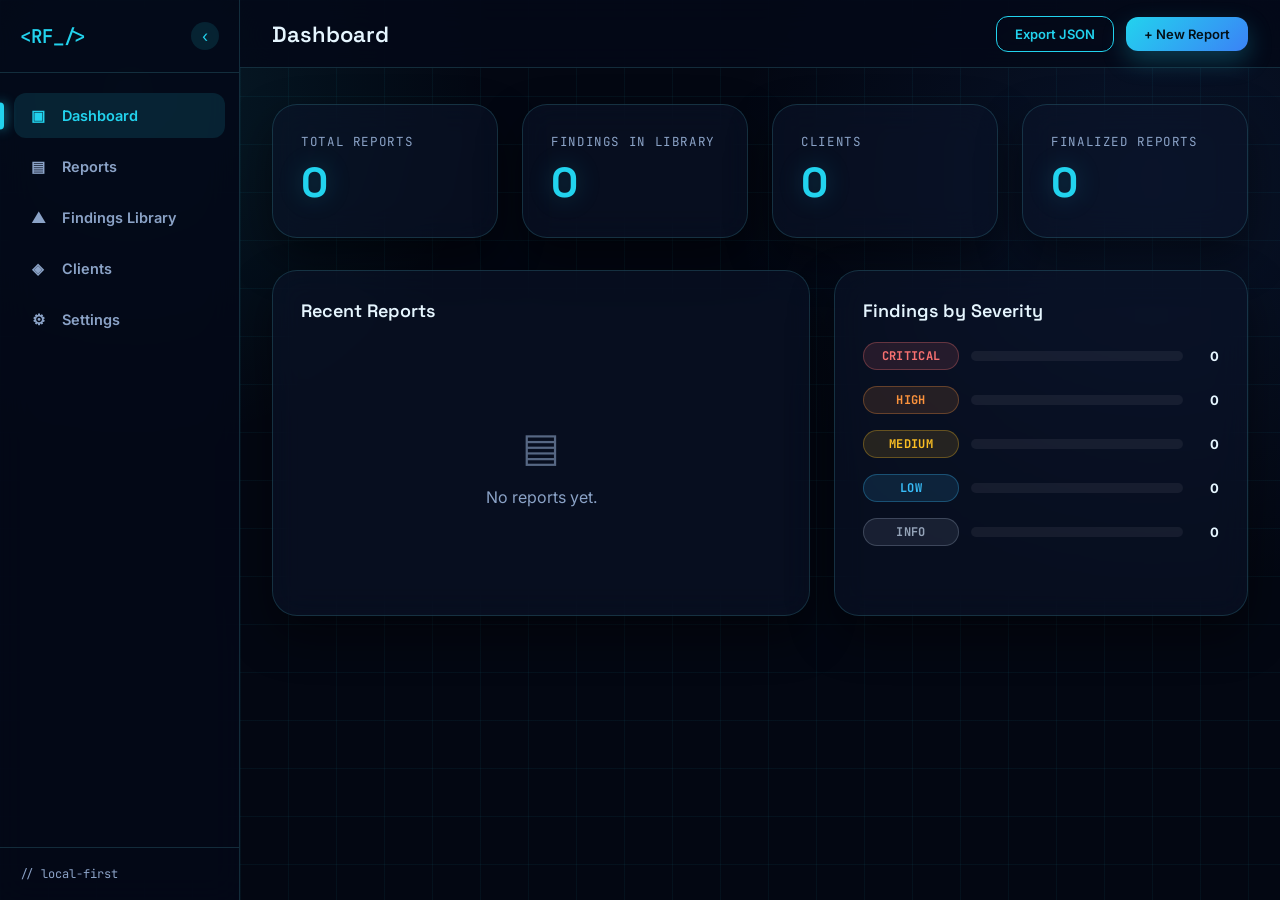
<file: projects/ReportForge/index.html>
<!DOCTYPE html>
<html lang="en">
<head>
  <link rel="icon" type="image/x-icon" href="./favicon.ico">
<meta charset="UTF-8">
<meta name="viewport" content="width=device-width, initial-scale=1.0">
<title>ReportForge</title>
 
<link rel="preconnect" href="https://fonts.googleapis.com">
<link rel="preconnect" href="https://fonts.gstatic.com" crossorigin>
<link href="https://fonts.googleapis.com/css2?family=Space+Grotesk:wght@400..700&family=Inter:wght@100..900&family=JetBrains+Mono:wght@400;500;600&display=swap" rel="stylesheet">

<link rel="stylesheet" href="style.css">
<link rel="stylesheet" href="fixes.css">
</head>
<body>

<div class="bg-grid" aria-hidden="true"></div>
<div class="bg-glow" aria-hidden="true"></div>

<!-- ============== SIDEBAR ============== -->
<aside class="sidebar" id="sidebar">
  <div class="sidebar-top">
    <a href="#dashboard" class="logo">&lt;RF<span class="blink">_</span>/&gt;</a>
    <button class="sidebar-collapse" id="sidebarCollapse" aria-label="Collapse sidebar">‹</button>
  </div>

  <nav class="sidebar-nav">
    <a href="#dashboard" class="nav-item" data-page="dashboard">
      <span class="nav-icon">▣</span><span class="nav-label">Dashboard</span>
    </a>
    <a href="#reports" class="nav-item" data-page="reports">
      <span class="nav-icon">▤</span><span class="nav-label">Reports</span>
    </a>
    <a href="#findings" class="nav-item" data-page="findings">
      <span class="nav-icon">▲</span><span class="nav-label">Findings Library</span>
    </a>
    <a href="#clients" class="nav-item" data-page="clients">
      <span class="nav-icon">◈</span><span class="nav-label">Clients</span>
    </a>
    <a href="#settings" class="nav-item" data-page="settings">
      <span class="nav-icon">⚙</span><span class="nav-label">Settings</span>
    </a>
  </nav>

  <div class="sidebar-bottom">
    <p class="sidebar-tag">// local-first</p>
  </div>
</aside>

<!-- ============== TOPBAR ============== -->
<header class="topbar">
  <button class="mobile-nav-toggle" id="mobileNavToggle" aria-label="Toggle menu">
    <span></span><span></span><span></span>
  </button>

  <h1 class="topbar-title" id="topbarTitle">Dashboard</h1>

  <div class="topbar-actions">
    <button class="btn btn-secondary btn-sm" id="exportDataBtn">Export JSON</button>
    <button class="btn btn-primary btn-sm" id="topbarNewReport">+ New Report</button>
  </div>
</header>

<!-- ============== MAIN CONTENT ============== -->
<main class="main-content" id="mainContent">
  <!-- Rendered by script.js based on route -->
</main>

<!-- ============== MODAL ROOT ============== -->
<div class="modal-overlay" id="modalOverlay">
  <div class="modal-card" id="modalCard"></div>
</div>

<!-- ============== REPORT PREVIEW (print target) ============== -->
<div class="report-preview-overlay" id="reportPreviewOverlay">
  <div class="report-preview-toolbar">
    <button class="btn btn-secondary btn-sm" id="closePreviewBtn">✕ Close</button>
    <button class="btn btn-primary btn-sm" id="printReportBtn">🖨 Print / Save as PDF</button>
  </div>
  <div class="report-preview-doc" id="reportPreviewDoc"></div>
</div>

<!-- ============== TOAST ============== -->
<div class="toast" id="toast"></div>

<script src="script.js"></script>
<script src="fixes.js"></script>

</body>
</html>
</file>
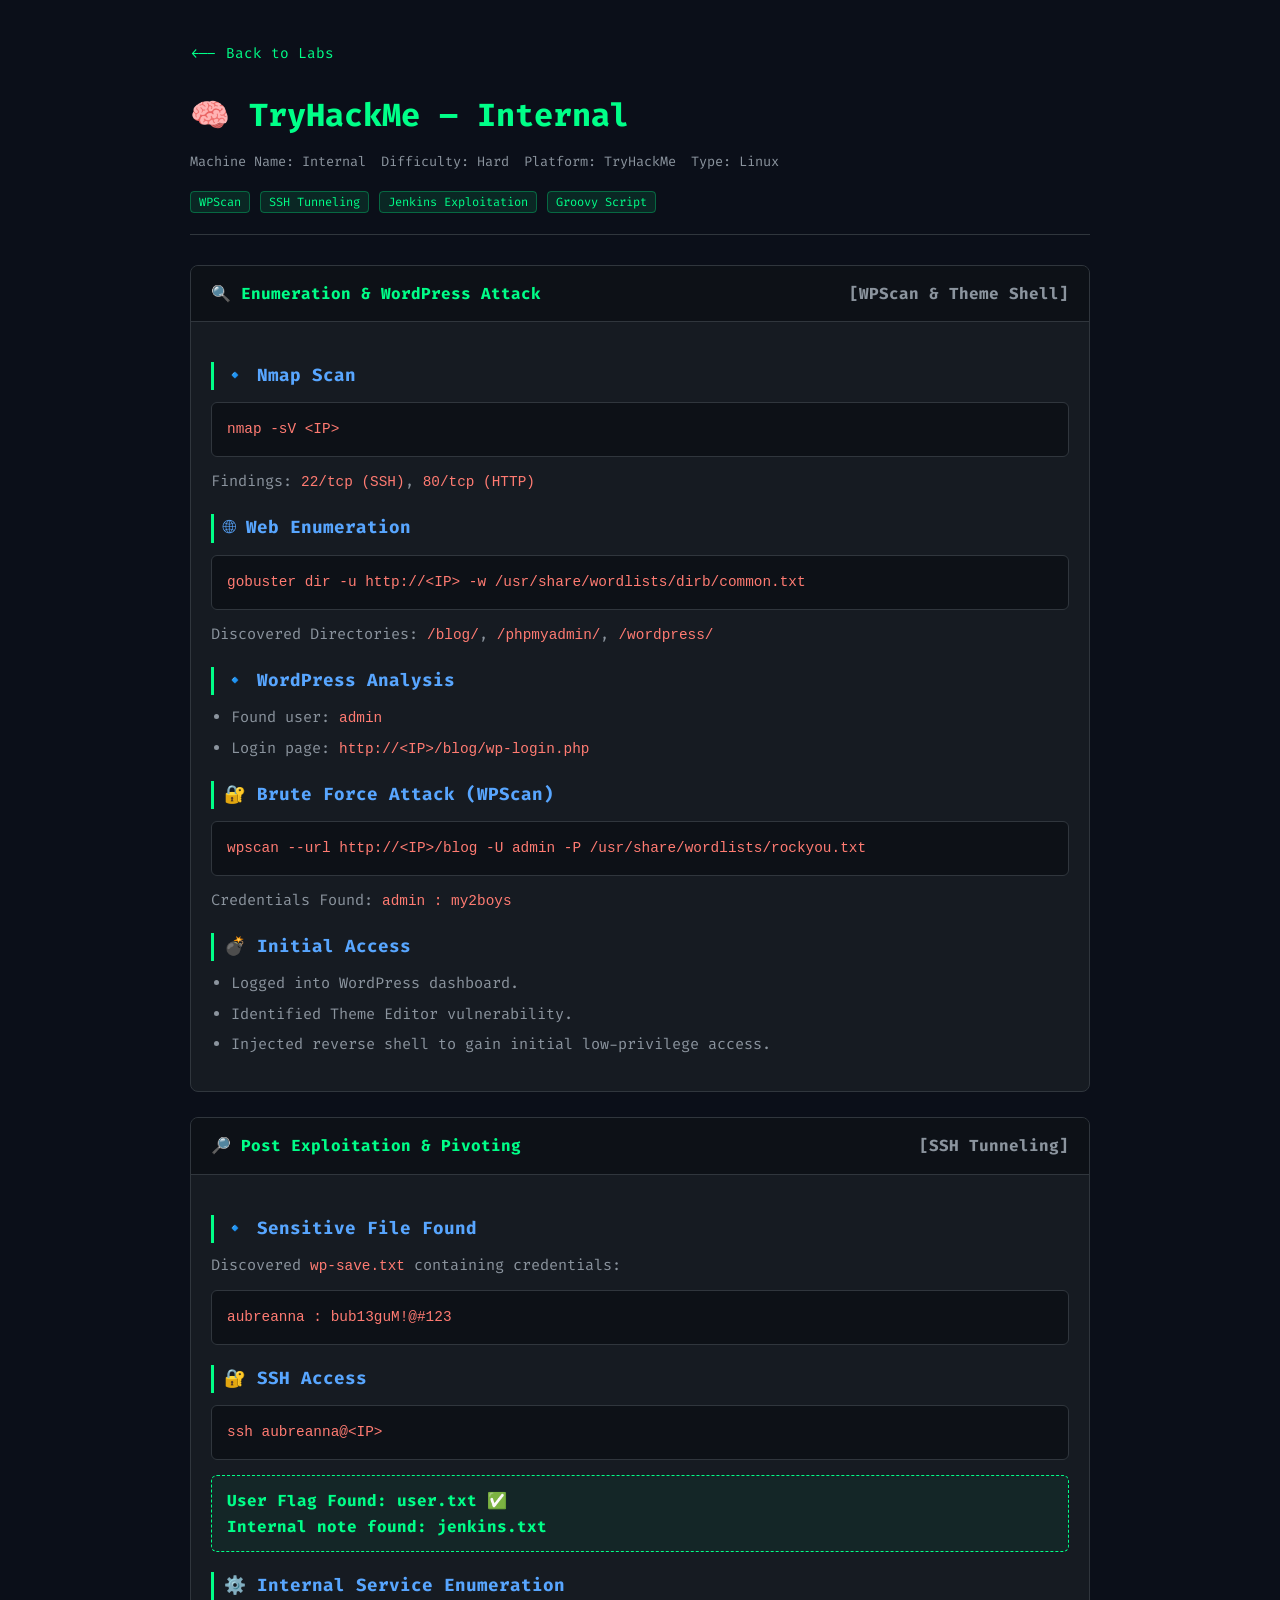
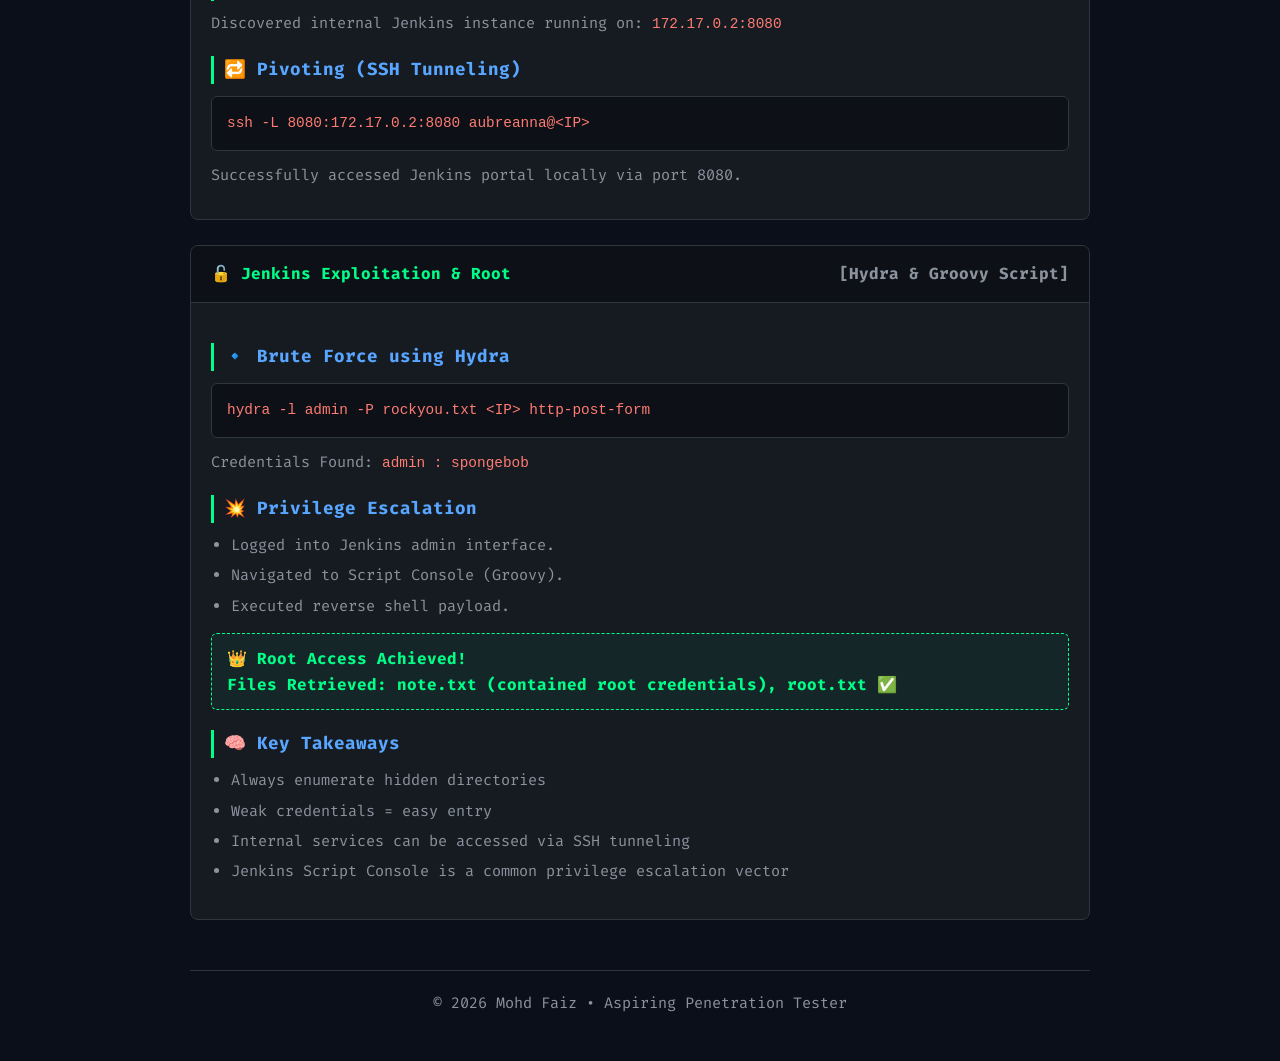
<file: labs/internal.html>
<!DOCTYPE html>
<html lang="en">
<head>
    <meta charset="UTF-8">
    <meta name="viewport" content="width=device-width, initial-scale=1.0">
    <title>Internal Walkthrough | Mohd Faiz</title>
    <link href="https://fonts.googleapis.com/css2?family=Fira+Code:wght@400;500;700&display=swap" rel="stylesheet">
    <style>
        * { box-sizing: border-box; margin: 0; padding: 0; }
        body { background-color: #0b0f19; color: #c9d1d9; font-family: 'Fira Code', monospace; line-height: 1.6; padding: 40px 20px; }
        .container { max-width: 900px; margin: 0 auto; }
        .back-btn { color: #00ff88; text-decoration: none; font-size: 0.9rem; display: inline-block; margin-bottom: 25px; transition: 0.2s; }
        .back-btn:hover { text-decoration: underline; transform: translateX(-3px); }
        .header { border-bottom: 1px solid #30363d; padding-bottom: 20px; margin-bottom: 30px; }
        .header h1 { color: #00ff88; font-size: 2rem; margin-bottom: 10px; }
        .meta { color: #8b949e; font-size: 0.85rem; display: flex; gap: 15px; flex-wrap: wrap; margin-bottom: 15px; }
        .tag { background: rgba(0, 255, 136, 0.1); color: #00ff88; border: 1px solid rgba(0, 255, 136, 0.3); padding: 2px 8px; border-radius: 4px; font-size: 0.75rem; }
        
        .task-box { background: #161b22; border: 1px solid #30363d; border-radius: 8px; margin-bottom: 25px; overflow: hidden; }
        .task-header { background: #0d1117; padding: 15px 20px; border-bottom: 1px solid #30363d; color: #00ff88; font-weight: 700; display: flex; justify-content: space-between; align-items: center; }
        .task-body { padding: 20px; }
        
        h3 { color: #58a6ff; font-size: 1.1rem; margin: 20px 0 10px 0; border-left: 3px solid #00ff88; padding-left: 10px; }
        p { margin-bottom: 12px; font-size: 0.95rem; color: #8b949e; }
        ul, ol { margin-left: 20px; margin-bottom: 15px; color: #8b949e; font-size: 0.95rem; }
        li { margin-bottom: 6px; }
        
        pre { background: #0d1117; border: 1px solid #30363d; padding: 15px; border-radius: 6px; overflow-x: auto; color: #58a6ff; font-size: 0.85rem; margin: 12px 0; }
        code { color: #ff7b72; font-size: 0.9rem; }
        .flag-box { background: rgba(0, 255, 136, 0.05); border: 1px dashed #00ff88; padding: 12px 15px; border-radius: 6px; color: #00ff88; font-weight: bold; margin: 15px 0; word-break: break-all; }
        
        footer { text-align: center; margin-top: 50px; padding-top: 20px; border-top: 1px solid #30363d; color: #8b949e; font-size: 0.8rem; }
    </style>
</head>
<body>
    <div class="container">
        <a href="../index.html#labs" class="back-btn">&lt;-- Back to Labs</a>
        
        <div class="header">
            <h1>🧠 TryHackMe – Internal</h1>
            <div class="meta">
                <span>Machine Name: Internal</span>
                <span>Difficulty: Hard</span>
                <span>Platform: TryHackMe</span>
                <span>Type: Linux</span>
            </div>
            <div>
                <span class="tag">WPScan</span>
                <span class="tag">SSH Tunneling</span>
                <span class="tag">Jenkins Exploitation</span>
                <span class="tag">Groovy Script</span>
            </div>
        </div>

        <div class="task-box">
            <div class="task-header">
                <span>🔍 Enumeration & WordPress Attack</span>
                <span style="color:#8b949e;">[WPScan & Theme Shell]</span>
            </div>
            <div class="task-body">
                <h3>🔹 Nmap Scan</h3>
                <pre><code>nmap -sV &lt;IP&gt;</code></pre>
                <p>Findings: <code>22/tcp (SSH)</code>, <code>80/tcp (HTTP)</code></p>

                <h3>🌐 Web Enumeration</h3>
                <pre><code>gobuster dir -u http://&lt;IP&gt; -w /usr/share/wordlists/dirb/common.txt</code></pre>
                <p>Discovered Directories: <code>/blog/</code>, <code>/phpmyadmin/</code>, <code>/wordpress/</code></p>

                <h3>🔹 WordPress Analysis</h3>
                <ul>
                    <li>Found user: <code>admin</code></li>
                    <li>Login page: <code>http://&lt;IP&gt;/blog/wp-login.php</code></li>
                </ul>

                <h3>🔐 Brute Force Attack (WPScan)</h3>
                <pre><code>wpscan --url http://&lt;IP&gt;/blog -U admin -P /usr/share/wordlists/rockyou.txt</code></pre>
                <p>Credentials Found: <code>admin : my2boys</code></p>

                <h3>💣 Initial Access</h3>
                <ul>
                    <li>Logged into WordPress dashboard.</li>
                    <li>Identified Theme Editor vulnerability.</li>
                    <li>Injected reverse shell to gain initial low-privilege access.</li>
                </ul>
            </div>
        </div>

        <div class="task-box">
            <div class="task-header">
                <span>🔎 Post Exploitation & Pivoting</span>
                <span style="color:#8b949e;">[SSH Tunneling]</span>
            </div>
            <div class="task-body">
                <h3>🔹 Sensitive File Found</h3>
                <p>Discovered <code>wp-save.txt</code> containing credentials:</p>
                <pre><code>aubreanna : bub13guM!@#123</code></pre>

                <h3>🔐 SSH Access</h3>
                <pre><code>ssh aubreanna@&lt;IP&gt;</code></pre>
                <div class="flag-box">
                    User Flag Found: user.txt ✅<br>
                    Internal note found: jenkins.txt
                </div>

                <h3>⚙️ Internal Service Enumeration</h3>
                <p>Discovered internal Jenkins instance running on: <code>172.17.0.2:8080</code></p>

                <h3>🔁 Pivoting (SSH Tunneling)</h3>
                <pre><code>ssh -L 8080:172.17.0.2:8080 aubreanna@&lt;IP&gt;</code></pre>
                <p>Successfully accessed Jenkins portal locally via port 8080.</p>
            </div>
        </div>

        <div class="task-box">
            <div class="task-header">
                <span>🔓 Jenkins Exploitation & Root</span>
                <span style="color:#8b949e;">[Hydra & Groovy Script]</span>
            </div>
            <div class="task-body">
                <h3>🔹 Brute Force using Hydra</h3>
                <pre><code>hydra -l admin -P rockyou.txt &lt;IP&gt; http-post-form</code></pre>
                <p>Credentials Found: <code>admin : spongebob</code></p>

                <h3>💥 Privilege Escalation</h3>
                <ul>
                    <li>Logged into Jenkins admin interface.</li>
                    <li>Navigated to Script Console (Groovy).</li>
                    <li>Executed reverse shell payload.</li>
                </ul>

                <div class="flag-box">
                    👑 Root Access Achieved!<br>
                    Files Retrieved: note.txt (contained root credentials), root.txt ✅
                </div>

                <h3>🧠 Key Takeaways</h3>
                <ul>
                    <li>Always enumerate hidden directories</li>
                    <li>Weak credentials = easy entry</li>
                    <li>Internal services can be accessed via SSH tunneling</li>
                    <li>Jenkins Script Console is a common privilege escalation vector</li>
                </ul>
            </div>
        </div>

        <footer>
            <p>© 2026 Mohd Faiz • Aspiring Penetration Tester</p>
        </footer>
    </div>
</body>
</html>
</file>
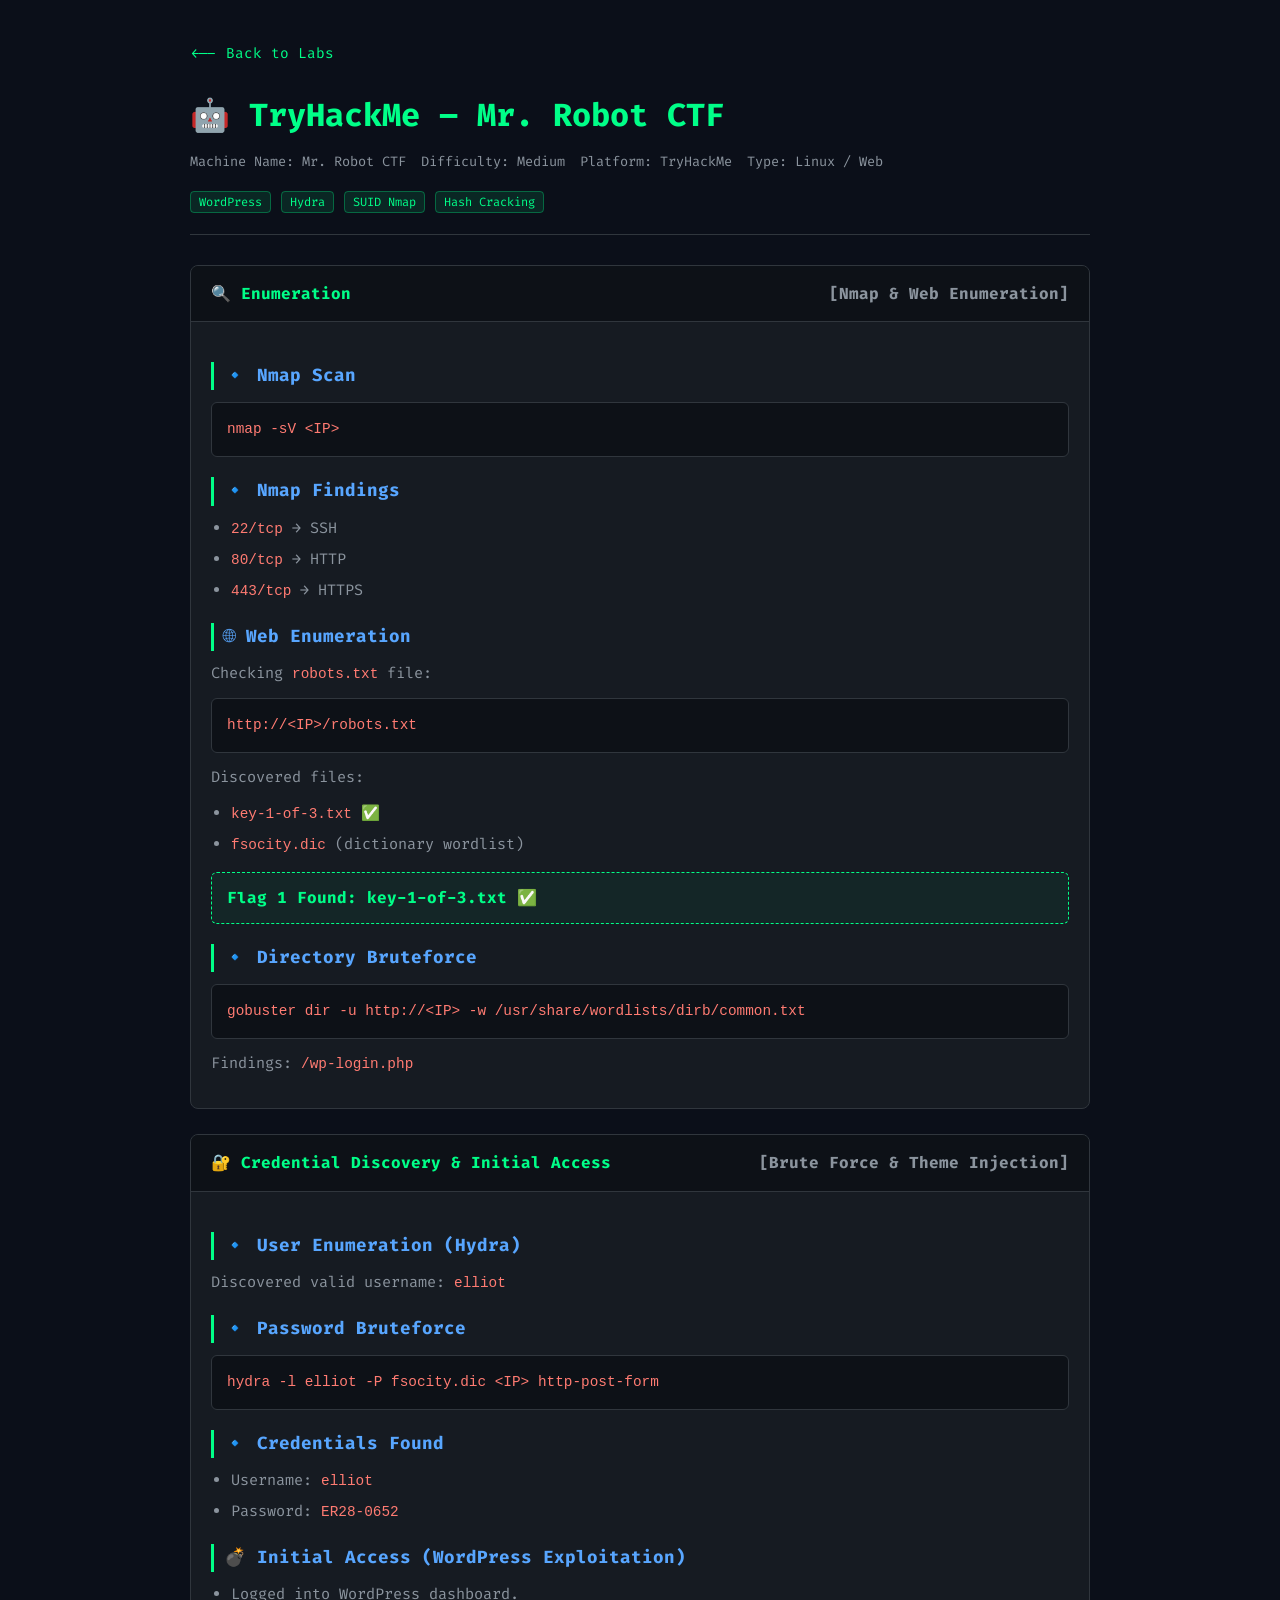
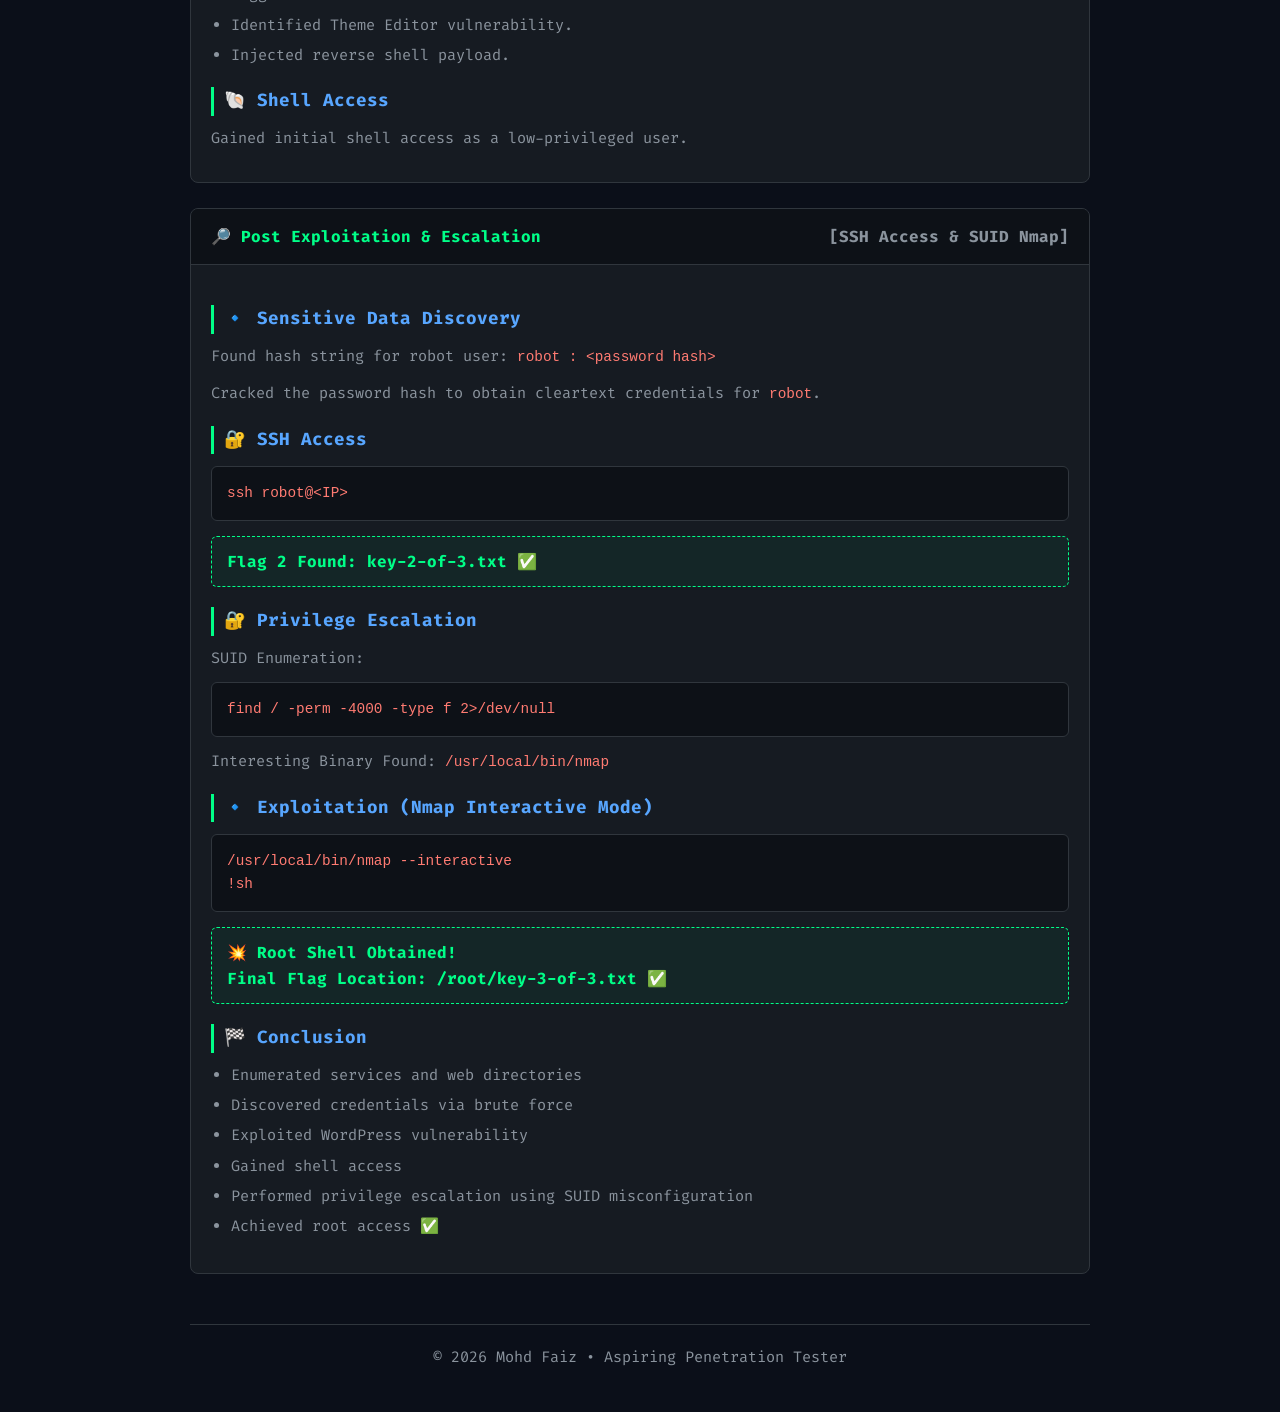
<file: labs/mr-robot.html>
<!DOCTYPE html>
<html lang="en">
<head>
    <meta charset="UTF-8">
    <meta name="viewport" content="width=device-width, initial-scale=1.0">
    <title>Mr. Robot CTF Writeup | Mohd Faiz</title>
    <link href="https://fonts.googleapis.com/css2?family=Fira+Code:wght@400;500;700&display=swap" rel="stylesheet">
    <style>
        * { box-sizing: border-box; margin: 0; padding: 0; }
        body { background-color: #0b0f19; color: #c9d1d9; font-family: 'Fira Code', monospace; line-height: 1.6; padding: 40px 20px; }
        .container { max-width: 900px; margin: 0 auto; }
        .back-btn { color: #00ff88; text-decoration: none; font-size: 0.9rem; display: inline-block; margin-bottom: 25px; transition: 0.2s; }
        .back-btn:hover { text-decoration: underline; transform: translateX(-3px); }
        .header { border-bottom: 1px solid #30363d; padding-bottom: 20px; margin-bottom: 30px; }
        .header h1 { color: #00ff88; font-size: 2rem; margin-bottom: 10px; }
        .meta { color: #8b949e; font-size: 0.85rem; display: flex; gap: 15px; flex-wrap: wrap; margin-bottom: 15px; }
        .tag { background: rgba(0, 255, 136, 0.1); color: #00ff88; border: 1px solid rgba(0, 255, 136, 0.3); padding: 2px 8px; border-radius: 4px; font-size: 0.75rem; }
        
        .task-box { background: #161b22; border: 1px solid #30363d; border-radius: 8px; margin-bottom: 25px; overflow: hidden; }
        .task-header { background: #0d1117; padding: 15px 20px; border-bottom: 1px solid #30363d; color: #00ff88; font-weight: 700; display: flex; justify-content: space-between; align-items: center; }
        .task-body { padding: 20px; }
        
        h3 { color: #58a6ff; font-size: 1.1rem; margin: 20px 0 10px 0; border-left: 3px solid #00ff88; padding-left: 10px; }
        p { margin-bottom: 12px; font-size: 0.95rem; color: #8b949e; }
        ul, ol { margin-left: 20px; margin-bottom: 15px; color: #8b949e; font-size: 0.95rem; }
        li { margin-bottom: 6px; }
        
        pre { background: #0d1117; border: 1px solid #30363d; padding: 15px; border-radius: 6px; overflow-x: auto; color: #58a6ff; font-size: 0.85rem; margin: 12px 0; }
        code { color: #ff7b72; font-size: 0.9rem; }
        .flag-box { background: rgba(0, 255, 136, 0.05); border: 1px dashed #00ff88; padding: 12px 15px; border-radius: 6px; color: #00ff88; font-weight: bold; margin: 15px 0; word-break: break-all; }
        
        footer { text-align: center; margin-top: 50px; padding-top: 20px; border-top: 1px solid #30363d; color: #8b949e; font-size: 0.8rem; }
    </style>
</head>
<body>
    <div class="container">
        <a href="../index.html#labs" class="back-btn">&lt;-- Back to Labs</a>
        
        <div class="header">
            <h1>🤖 TryHackMe – Mr. Robot CTF</h1>
            <div class="meta">
                <span>Machine Name: Mr. Robot CTF</span>
                <span>Difficulty: Medium</span>
                <span>Platform: TryHackMe</span>
                <span>Type: Linux / Web</span>
            </div>
            <div>
                <span class="tag">WordPress</span>
                <span class="tag">Hydra</span>
                <span class="tag">SUID Nmap</span>
                <span class="tag">Hash Cracking</span>
            </div>
        </div>

        <div class="task-box">
            <div class="task-header">
                <span>🔍 Enumeration</span>
                <span style="color:#8b949e;">[Nmap & Web Enumeration]</span>
            </div>
            <div class="task-body">
                <h3>🔹 Nmap Scan</h3>
                <pre><code>nmap -sV &lt;IP&gt;</code></pre>

                <h3>🔹 Nmap Findings</h3>
                <ul>
                    <li><code>22/tcp</code> → SSH</li>
                    <li><code>80/tcp</code> → HTTP</li>
                    <li><code>443/tcp</code> → HTTPS</li>
                </ul>

                <h3>🌐 Web Enumeration</h3>
                <p>Checking <code>robots.txt</code> file:</p>
                <pre><code>http://&lt;IP&gt;/robots.txt</code></pre>
                
                <p>Discovered files:</p>
                <ul>
                    <li><code>key-1-of-3.txt</code> ✅</li>
                    <li><code>fsocity.dic</code> (dictionary wordlist)</li>
                </ul>

                <div class="flag-box">
                    Flag 1 Found: key-1-of-3.txt ✅
                </div>

                <h3>🔹 Directory Bruteforce</h3>
                <pre><code>gobuster dir -u http://&lt;IP&gt; -w /usr/share/wordlists/dirb/common.txt</code></pre>
                <p>Findings: <code>/wp-login.php</code></p>
            </div>
        </div>

        <div class="task-box">
            <div class="task-header">
                <span>🔐 Credential Discovery & Initial Access</span>
                <span style="color:#8b949e;">[Brute Force & Theme Injection]</span>
            </div>
            <div class="task-body">
                <h3>🔹 User Enumeration (Hydra)</h3>
                <p>Discovered valid username: <code>elliot</code></p>

                <h3>🔹 Password Bruteforce</h3>
                <pre><code>hydra -l elliot -P fsocity.dic &lt;IP&gt; http-post-form</code></pre>

                <h3>🔹 Credentials Found</h3>
                <ul>
                    <li>Username: <code>elliot</code></li>
                    <li>Password: <code>ER28-0652</code></li>
                </ul>

                <h3>💣 Initial Access (WordPress Exploitation)</h3>
                <ul>
                    <li>Logged into WordPress dashboard.</li>
                    <li>Identified Theme Editor vulnerability.</li>
                    <li>Injected reverse shell payload.</li>
                </ul>

                <h3>🐚 Shell Access</h3>
                <p>Gained initial shell access as a low-privileged user.</p>
            </div>
        </div>

        <div class="task-box">
            <div class="task-header">
                <span>🔎 Post Exploitation & Escalation</span>
                <span style="color:#8b949e;">[SSH Access & SUID Nmap]</span>
            </div>
            <div class="task-body">
                <h3>🔹 Sensitive Data Discovery</h3>
                <p>Found hash string for robot user: <code>robot : &lt;password hash&gt;</code></p>
                <p>Cracked the password hash to obtain cleartext credentials for <code>robot</code>.</p>

                <h3>🔐 SSH Access</h3>
                <pre><code>ssh robot@&lt;IP&gt;</code></pre>

                <div class="flag-box">
                    Flag 2 Found: key-2-of-3.txt ✅
                </div>

                <h3>🔐 Privilege Escalation</h3>
                <p>SUID Enumeration:</p>
                <pre><code>find / -perm -4000 -type f 2&gt;/dev/null</code></pre>
                <p>Interesting Binary Found: <code>/usr/local/bin/nmap</code></p>

                <h3>🔹 Exploitation (Nmap Interactive Mode)</h3>
                <pre><code>/usr/local/bin/nmap --interactive
!sh</code></pre>

                <div class="flag-box">
                    💥 Root Shell Obtained!<br>
                    Final Flag Location: /root/key-3-of-3.txt ✅
                </div>

                <h3>🏁 Conclusion</h3>
                <ul>
                    <li>Enumerated services and web directories</li>
                    <li>Discovered credentials via brute force</li>
                    <li>Exploited WordPress vulnerability</li>
                    <li>Gained shell access</li>
                    <li>Performed privilege escalation using SUID misconfiguration</li>
                    <li>Achieved root access ✅</li>
                </ul>
            </div>
        </div>

        <footer>
            <p>© 2026 Mohd Faiz • Aspiring Penetration Tester</p>
        </footer>
    </div>
</body>
</html>
</file>
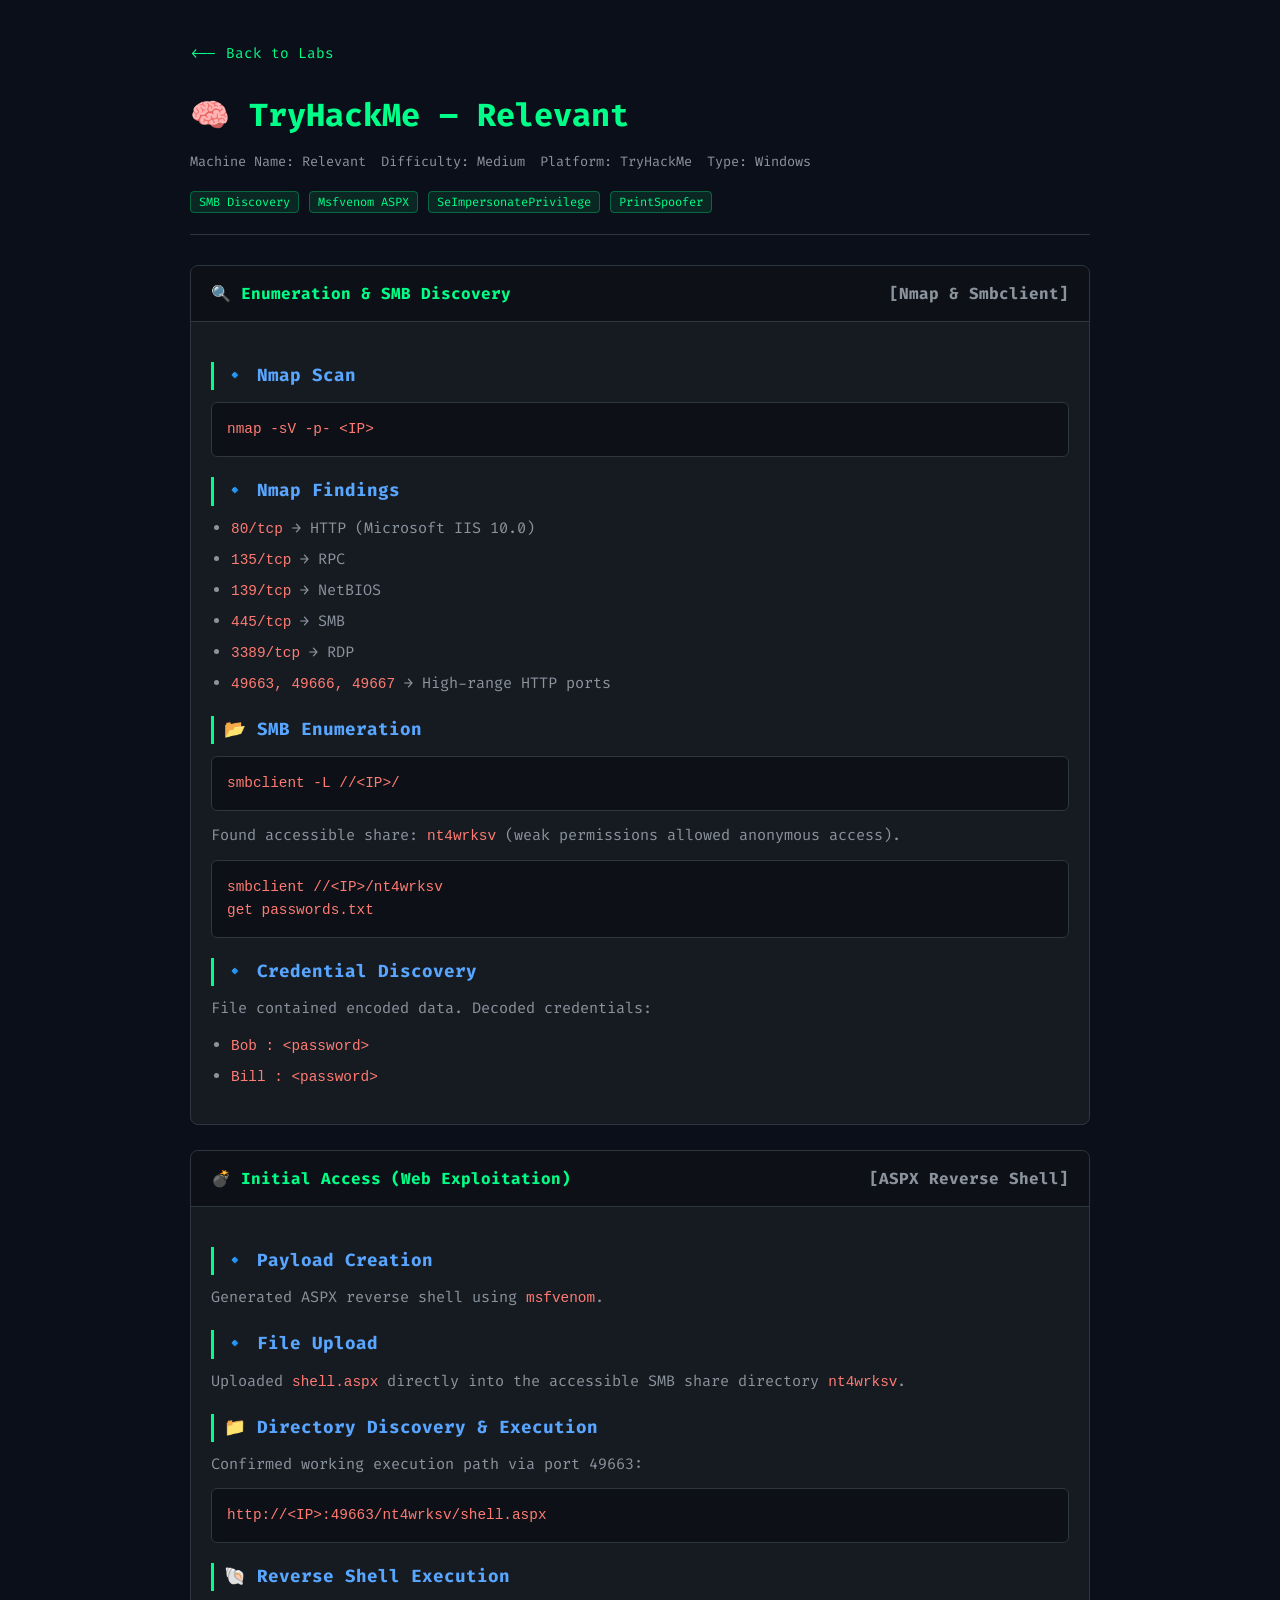
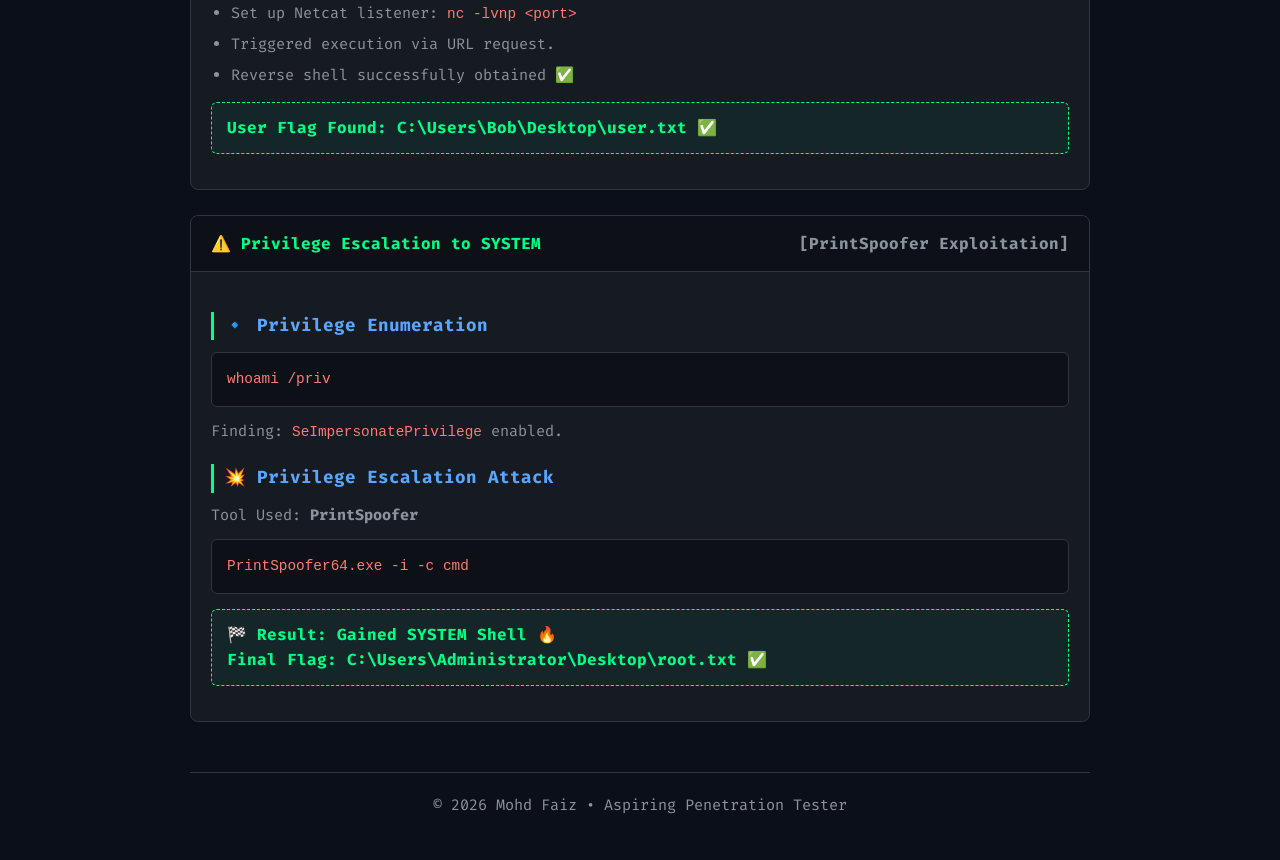
<file: labs/relevant.html>
<!DOCTYPE html>
<html lang="en">
<head>
    <meta charset="UTF-8">
    <meta name="viewport" content="width=device-width, initial-scale=1.0">
    <title>Relevant Writeup | Mohd Faiz</title>
    <link href="https://fonts.googleapis.com/css2?family=Fira+Code:wght@400;500;700&display=swap" rel="stylesheet">
    <style>
        * { box-sizing: border-box; margin: 0; padding: 0; }
        body { background-color: #0b0f19; color: #c9d1d9; font-family: 'Fira Code', monospace; line-height: 1.6; padding: 40px 20px; }
        .container { max-width: 900px; margin: 0 auto; }
        .back-btn { color: #00ff88; text-decoration: none; font-size: 0.9rem; display: inline-block; margin-bottom: 25px; transition: 0.2s; }
        .back-btn:hover { text-decoration: underline; transform: translateX(-3px); }
        .header { border-bottom: 1px solid #30363d; padding-bottom: 20px; margin-bottom: 30px; }
        .header h1 { color: #00ff88; font-size: 2rem; margin-bottom: 10px; }
        .meta { color: #8b949e; font-size: 0.85rem; display: flex; gap: 15px; flex-wrap: wrap; margin-bottom: 15px; }
        .tag { background: rgba(0, 255, 136, 0.1); color: #00ff88; border: 1px solid rgba(0, 255, 136, 0.3); padding: 2px 8px; border-radius: 4px; font-size: 0.75rem; }
        
        .task-box { background: #161b22; border: 1px solid #30363d; border-radius: 8px; margin-bottom: 25px; overflow: hidden; }
        .task-header { background: #0d1117; padding: 15px 20px; border-bottom: 1px solid #30363d; color: #00ff88; font-weight: 700; display: flex; justify-content: space-between; align-items: center; }
        .task-body { padding: 20px; }
        
        h3 { color: #58a6ff; font-size: 1.1rem; margin: 20px 0 10px 0; border-left: 3px solid #00ff88; padding-left: 10px; }
        p { margin-bottom: 12px; font-size: 0.95rem; color: #8b949e; }
        ul, ol { margin-left: 20px; margin-bottom: 15px; color: #8b949e; font-size: 0.95rem; }
        li { margin-bottom: 6px; }
        
        pre { background: #0d1117; border: 1px solid #30363d; padding: 15px; border-radius: 6px; overflow-x: auto; color: #58a6ff; font-size: 0.85rem; margin: 12px 0; }
        code { color: #ff7b72; font-size: 0.9rem; }
        .flag-box { background: rgba(0, 255, 136, 0.05); border: 1px dashed #00ff88; padding: 12px 15px; border-radius: 6px; color: #00ff88; font-weight: bold; margin: 15px 0; word-break: break-all; }
        
        footer { text-align: center; margin-top: 50px; padding-top: 20px; border-top: 1px solid #30363d; color: #8b949e; font-size: 0.8rem; }
    </style>
</head>
<body>
    <div class="container">
        <a href="../index.html#labs" class="back-btn">&lt;-- Back to Labs</a>
        
        <div class="header">
            <h1>🧠 TryHackMe – Relevant</h1>
            <div class="meta">
                <span>Machine Name: Relevant</span>
                <span>Difficulty: Medium</span>
                <span>Platform: TryHackMe</span>
                <span>Type: Windows</span>
            </div>
            <div>
                <span class="tag">SMB Discovery</span>
                <span class="tag">Msfvenom ASPX</span>
                <span class="tag">SeImpersonatePrivilege</span>
                <span class="tag">PrintSpoofer</span>
            </div>
        </div>

        <div class="task-box">
            <div class="task-header">
                <span>🔍 Enumeration & SMB Discovery</span>
                <span style="color:#8b949e;">[Nmap & Smbclient]</span>
            </div>
            <div class="task-body">
                <h3>🔹 Nmap Scan</h3>
                <pre><code>nmap -sV -p- &lt;IP&gt;</code></pre>

                <h3>🔹 Nmap Findings</h3>
                <ul>
                    <li><code>80/tcp</code> → HTTP (Microsoft IIS 10.0)</li>
                    <li><code>135/tcp</code> → RPC</li>
                    <li><code>139/tcp</code> → NetBIOS</li>
                    <li><code>445/tcp</code> → SMB</li>
                    <li><code>3389/tcp</code> → RDP</li>
                    <li><code>49663, 49666, 49667</code> → High-range HTTP ports</li>
                </ul>

                <h3>📂 SMB Enumeration</h3>
                <pre><code>smbclient -L //&lt;IP&gt;/</code></pre>
                <p>Found accessible share: <code>nt4wrksv</code> (weak permissions allowed anonymous access).</p>
                <pre><code>smbclient //&lt;IP&gt;/nt4wrksv
get passwords.txt</code></pre>

                <h3>🔹 Credential Discovery</h3>
                <p>File contained encoded data. Decoded credentials:</p>
                <ul>
                    <li><code>Bob : &lt;password&gt;</code></li>
                    <li><code>Bill : &lt;password&gt;</code></li>
                </ul>
            </div>
        </div>

        <div class="task-box">
            <div class="task-header">
                <span>💣 Initial Access (Web Exploitation)</span>
                <span style="color:#8b949e;">[ASPX Reverse Shell]</span>
            </div>
            <div class="task-body">
                <h3>🔹 Payload Creation</h3>
                <p>Generated ASPX reverse shell using <code>msfvenom</code>.</p>

                <h3>🔹 File Upload</h3>
                <p>Uploaded <code>shell.aspx</code> directly into the accessible SMB share directory <code>nt4wrksv</code>.</p>

                <h3>📁 Directory Discovery & Execution</h3>
                <p>Confirmed working execution path via port 49663:</p>
                <pre><code>http://&lt;IP&gt;:49663/nt4wrksv/shell.aspx</code></pre>

                <h3>🐚 Reverse Shell Execution</h3>
                <ul>
                    <li>Set up Netcat listener: <code>nc -lvnp &lt;port&gt;</code></li>
                    <li>Triggered execution via URL request.</li>
                    <li>Reverse shell successfully obtained ✅</li>
                </ul>

                <div class="flag-box">
                    User Flag Found: C:\Users\Bob\Desktop\user.txt ✅
                </div>
            </div>
        </div>

        <div class="task-box">
            <div class="task-header">
                <span>⚠️ Privilege Escalation to SYSTEM</span>
                <span style="color:#8b949e;">[PrintSpoofer Exploitation]</span>
            </div>
            <div class="task-body">
                <h3>🔹 Privilege Enumeration</h3>
                <pre><code>whoami /priv</code></pre>
                <p>Finding: <code>SeImpersonatePrivilege</code> enabled.</p>

                <h3>💥 Privilege Escalation Attack</h3>
                <p>Tool Used: <strong>PrintSpoofer</strong></p>
                <pre><code>PrintSpoofer64.exe -i -c cmd</code></pre>

                <div class="flag-box">
                    🏁 Result: Gained SYSTEM Shell 🔥<br>
                    Final Flag: C:\Users\Administrator\Desktop\root.txt ✅
                </div>
            </div>
        </div>

        <footer>
            <p>© 2026 Mohd Faiz • Aspiring Penetration Tester</p>
        </footer>
    </div>
</body>
</html>
</file>
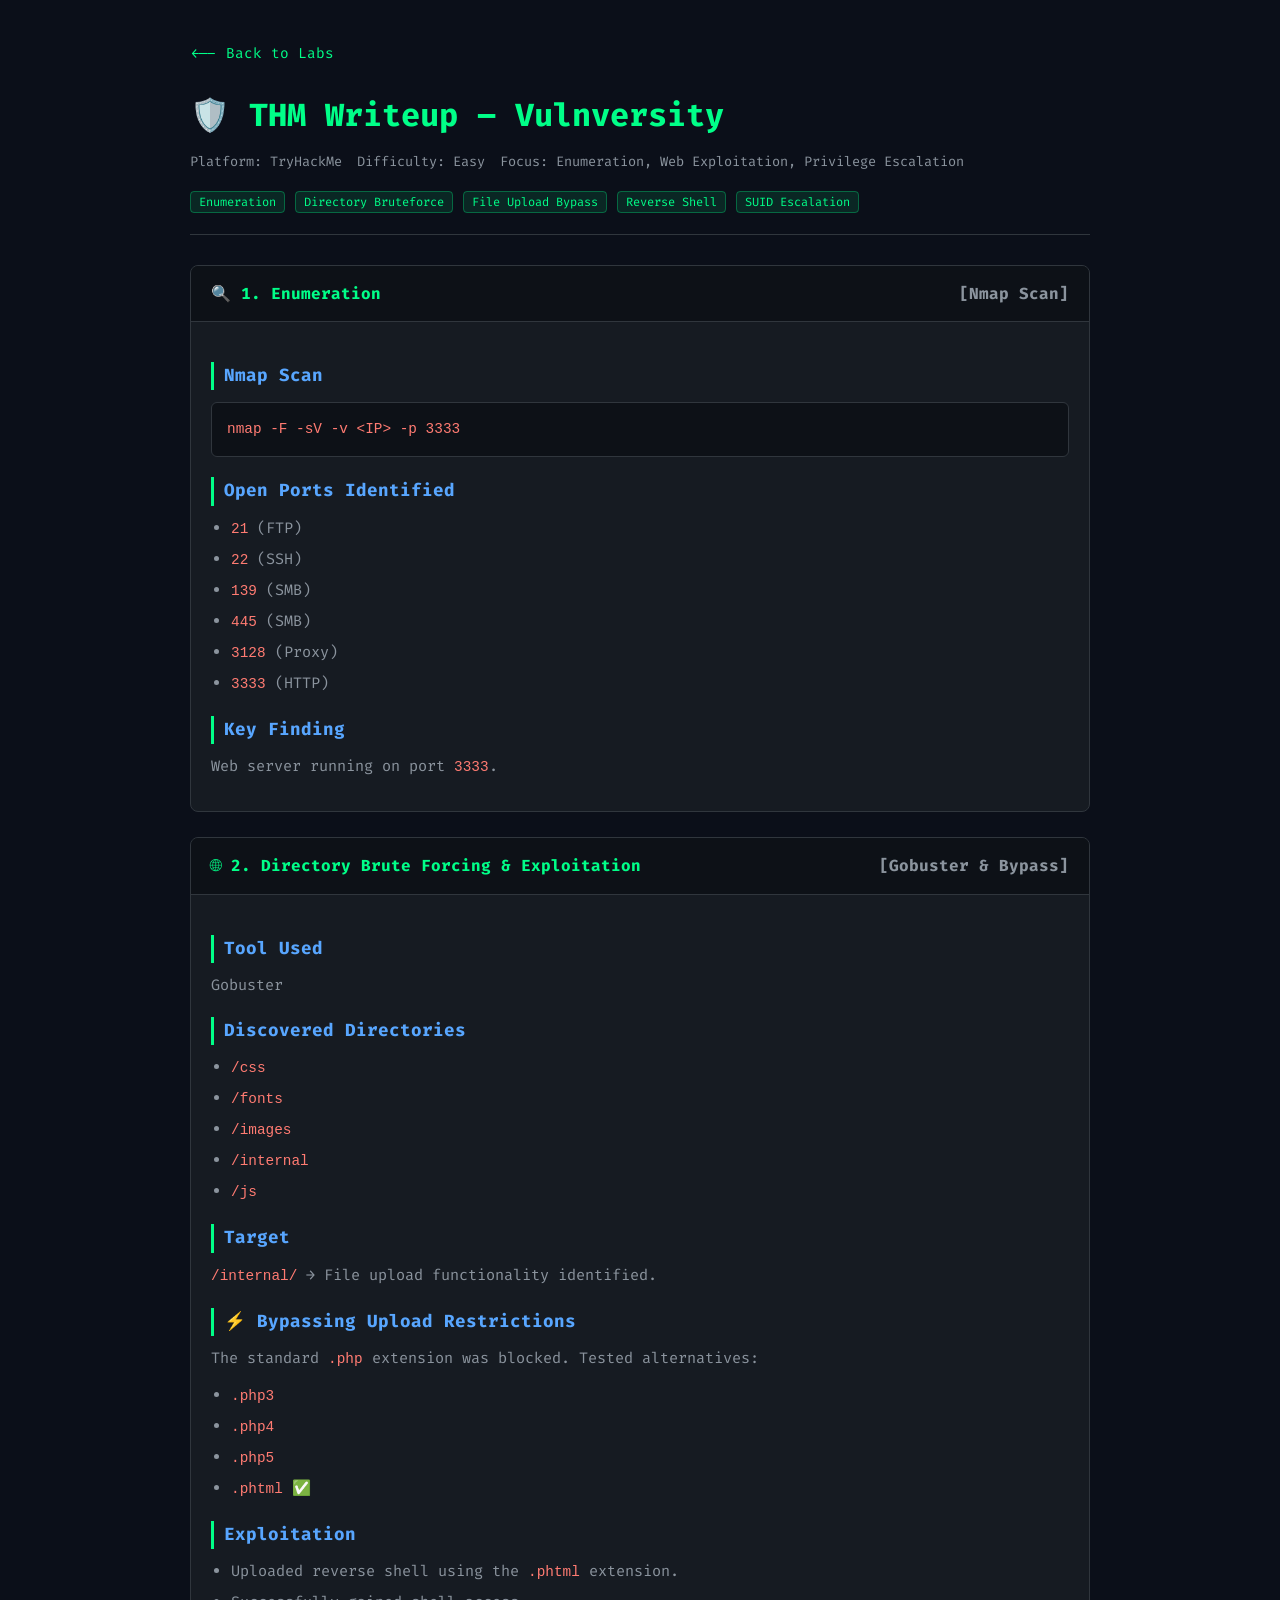
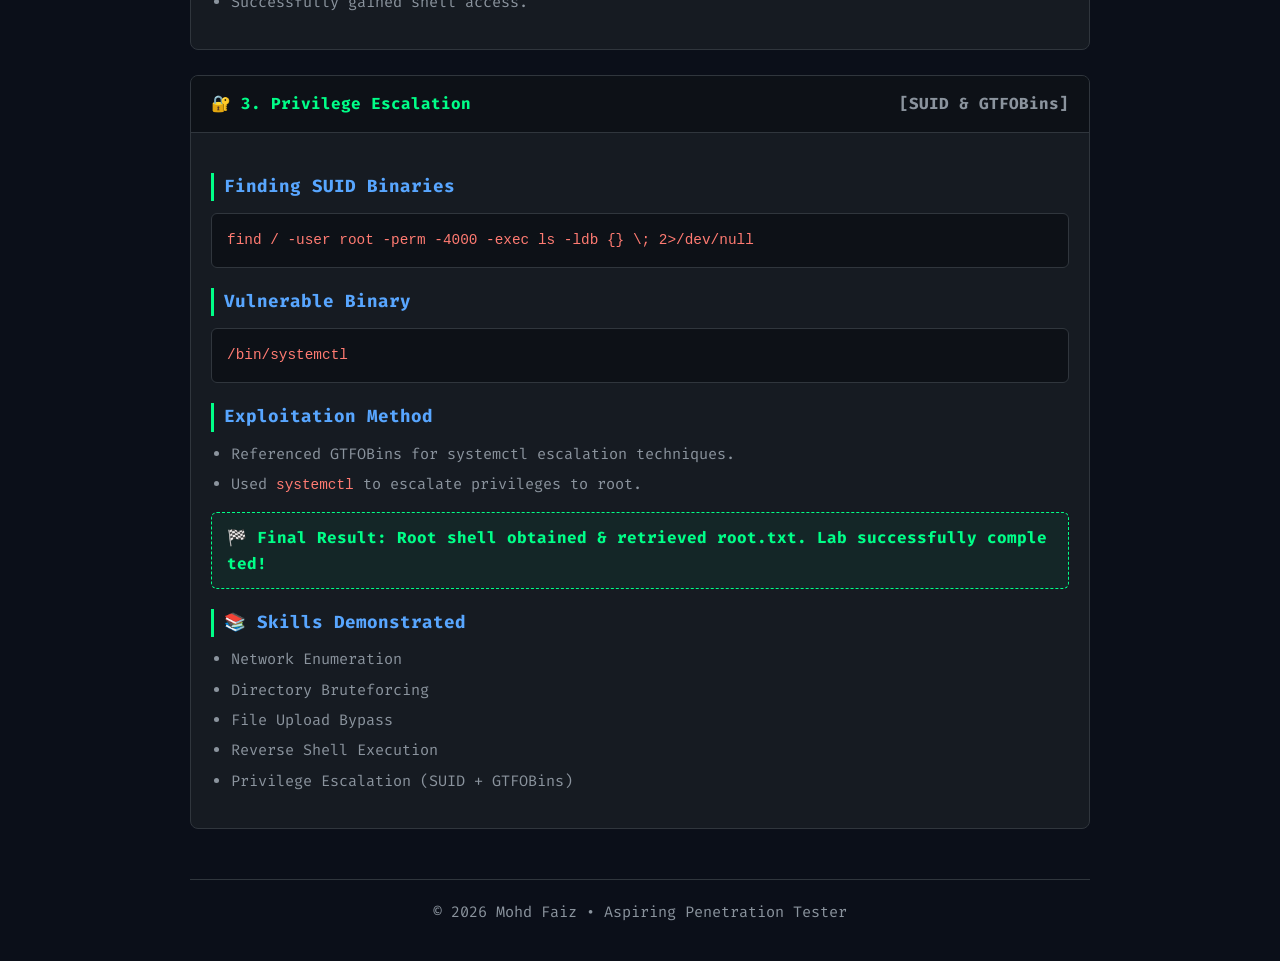
<file: labs/vulnversity.html>
<!DOCTYPE html>
<html lang="en">
<head>
    <meta charset="UTF-8">
    <meta name="viewport" content="width=device-width, initial-scale=1.0">
    <title>Vulnversity Writeup | Mohd Faiz</title>
    <link href="https://fonts.googleapis.com/css2?family=Fira+Code:wght@400;500;700&display=swap" rel="stylesheet">
    <style>
        * { box-sizing: border-box; margin: 0; padding: 0; }
        body { background-color: #0b0f19; color: #c9d1d9; font-family: 'Fira Code', monospace; line-height: 1.6; padding: 40px 20px; }
        .container { max-width: 900px; margin: 0 auto; }
        .back-btn { color: #00ff88; text-decoration: none; font-size: 0.9rem; display: inline-block; margin-bottom: 25px; transition: 0.2s; }
        .back-btn:hover { text-decoration: underline; transform: translateX(-3px); }
        .header { border-bottom: 1px solid #30363d; padding-bottom: 20px; margin-bottom: 30px; }
        .header h1 { color: #00ff88; font-size: 2rem; margin-bottom: 10px; }
        .meta { color: #8b949e; font-size: 0.85rem; display: flex; gap: 15px; flex-wrap: wrap; margin-bottom: 15px; }
        .tag { background: rgba(0, 255, 136, 0.1); color: #00ff88; border: 1px solid rgba(0, 255, 136, 0.3); padding: 2px 8px; border-radius: 4px; font-size: 0.75rem; }
        
        .task-box { background: #161b22; border: 1px solid #30363d; border-radius: 8px; margin-bottom: 25px; overflow: hidden; }
        .task-header { background: #0d1117; padding: 15px 20px; border-bottom: 1px solid #30363d; color: #00ff88; font-weight: 700; display: flex; justify-content: space-between; align-items: center; }
        .task-body { padding: 20px; }
        
        h3 { color: #58a6ff; font-size: 1.1rem; margin: 20px 0 10px 0; border-left: 3px solid #00ff88; padding-left: 10px; }
        p { margin-bottom: 12px; font-size: 0.95rem; color: #8b949e; }
        ul, ol { margin-left: 20px; margin-bottom: 15px; color: #8b949e; font-size: 0.95rem; }
        li { margin-bottom: 6px; }
        
        pre { background: #0d1117; border: 1px solid #30363d; padding: 15px; border-radius: 6px; overflow-x: auto; color: #58a6ff; font-size: 0.85rem; margin: 12px 0; }
        code { color: #ff7b72; font-size: 0.9rem; }
        .flag-box { background: rgba(0, 255, 136, 0.05); border: 1px dashed #00ff88; padding: 12px 15px; border-radius: 6px; color: #00ff88; font-weight: bold; margin: 15px 0; word-break: break-all; }
        
        footer { text-align: center; margin-top: 50px; padding-top: 20px; border-top: 1px solid #30363d; color: #8b949e; font-size: 0.8rem; }
    </style>
</head>
<body>
    <div class="container">
        <a href="../index.html#labs" class="back-btn">&lt;-- Back to Labs</a>
        
        <div class="header">
            <h1>🛡️ THM Writeup – Vulnversity</h1>
            <div class="meta">
                <span>Platform: TryHackMe</span>
                <span>Difficulty: Easy</span>
                <span>Focus: Enumeration, Web Exploitation, Privilege Escalation</span>
            </div>
            <div>
                <span class="tag">Enumeration</span>
                <span class="tag">Directory Bruteforce</span>
                <span class="tag">File Upload Bypass</span>
                <span class="tag">Reverse Shell</span>
                <span class="tag">SUID Escalation</span>
            </div>
        </div>

        <div class="task-box">
            <div class="task-header">
                <span>🔍 1. Enumeration</span>
                <span style="color:#8b949e;">[Nmap Scan]</span>
            </div>
            <div class="task-body">
                <h3>Nmap Scan</h3>
                <pre><code>nmap -F -sV -v &lt;IP&gt; -p 3333</code></pre>
                
                <h3>Open Ports Identified</h3>
                <ul>
                    <li><code>21</code> (FTP)</li>
                    <li><code>22</code> (SSH)</li>
                    <li><code>139</code> (SMB)</li>
                    <li><code>445</code> (SMB)</li>
                    <li><code>3128</code> (Proxy)</li>
                    <li><code>3333</code> (HTTP)</li>
                </ul>

                <h3>Key Finding</h3>
                <p>Web server running on port <code>3333</code>.</p>
            </div>
        </div>

        <div class="task-box">
            <div class="task-header">
                <span>🌐 2. Directory Brute Forcing & Exploitation</span>
                <span style="color:#8b949e;">[Gobuster & Bypass]</span>
            </div>
            <div class="task-body">
                <h3>Tool Used</h3>
                <p>Gobuster</p>

                <h3>Discovered Directories</h3>
                <ul>
                    <li><code>/css</code></li>
                    <li><code>/fonts</code></li>
                    <li><code>/images</code></li>
                    <li><code>/internal</code></li>
                    <li><code>/js</code></li>
                </ul>

                <h3>Target</h3>
                <p><code>/internal/</code> → File upload functionality identified.</p>

                <h3>⚡ Bypassing Upload Restrictions</h3>
                <p>The standard <code>.php</code> extension was blocked. Tested alternatives:</p>
                <ul>
                    <li><code>.php3</code></li>
                    <li><code>.php4</code></li>
                    <li><code>.php5</code></li>
                    <li><code>.phtml</code> ✅</li>
                </ul>

                <h3>Exploitation</h3>
                <ul>
                    <li>Uploaded reverse shell using the <code>.phtml</code> extension.</li>
                    <li>Successfully gained shell access.</li>
                </ul>
            </div>
        </div>

        <div class="task-box">
            <div class="task-header">
                <span>🔐 3. Privilege Escalation</span>
                <span style="color:#8b949e;">[SUID & GTFOBins]</span>
            </div>
            <div class="task-body">
                <h3>Finding SUID Binaries</h3>
                <pre><code>find / -user root -perm -4000 -exec ls -ldb {} \; 2&gt;/dev/null</code></pre>

                <h3>Vulnerable Binary</h3>
                <pre><code>/bin/systemctl</code></pre>

                <h3>Exploitation Method</h3>
                <ul>
                    <li>Referenced GTFOBins for systemctl escalation techniques.</li>
                    <li>Used <code>systemctl</code> to escalate privileges to root.</li>
                </ul>

                <div class="flag-box">
                    🏁 Final Result: Root shell obtained & retrieved root.txt. Lab successfully completed!
                </div>

                <h3>📚 Skills Demonstrated</h3>
                <ul>
                    <li>Network Enumeration</li>
                    <li>Directory Bruteforcing</li>
                    <li>File Upload Bypass</li>
                    <li>Reverse Shell Execution</li>
                    <li>Privilege Escalation (SUID + GTFOBins)</li>
                </ul>
            </div>
        </div>

        <footer>
            <p>© 2026 Mohd Faiz • Aspiring Penetration Tester</p>
        </footer>
    </div>
</body>
</html>
</file>
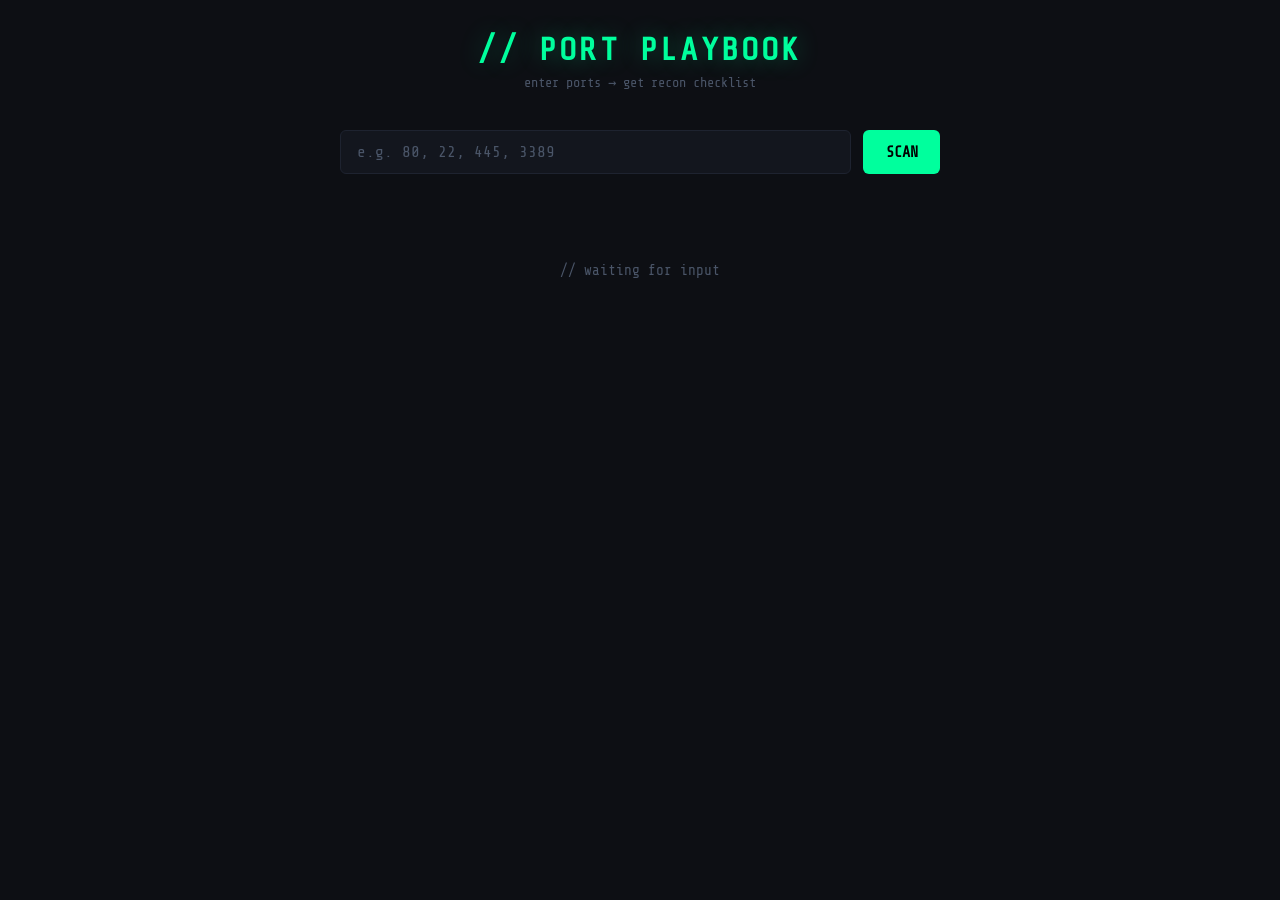
<file: projects/ReconForge/ReconForge - Pentest Enumeration Playbook.html>
<!DOCTYPE html>
<html lang="en">
<head>
  <meta charset="UTF-8" />
  <meta name="viewport" content="width=device-width, initial-scale=1.0"/>
  <title>Port Playbook</title>
  <style>
    @import url('https://fonts.googleapis.com/css2?family=Share+Tech+Mono&family=Inter:wght@400;600&display=swap');

    *, *::before, *::after { box-sizing: border-box; margin: 0; padding: 0; }

    :root {
      --bg: #0d0f14;
      --surface: #13161e;
      --border: #1e2330;
      --accent: #00ff9d;
      --accent-dim: rgba(0,255,157,0.08);
      --red: #ff4d6d;
      --yellow: #ffd166;
      --text: #c9d1d9;
      --muted: #4a5568;
      --mono: 'Share Tech Mono', monospace;
      --sans: 'Inter', sans-serif;
    }

    body {
      background: var(--bg);
      color: var(--text);
      font-family: var(--sans);
      min-height: 100vh;
      padding: 2rem 1rem;
    }

    header {
      text-align: center;
      margin-bottom: 2.5rem;
    }

    header h1 {
      font-family: var(--mono);
      font-size: 2rem;
      color: var(--accent);
      letter-spacing: 0.1em;
      text-shadow: 0 0 24px rgba(0,255,157,0.3);
    }

    header p {
      color: var(--muted);
      font-size: 0.85rem;
      margin-top: 0.4rem;
      font-family: var(--mono);
    }

    .input-row {
      display: flex;
      gap: 0.75rem;
      max-width: 600px;
      margin: 0 auto 2.5rem;
    }

    input {
      flex: 1;
      background: var(--surface);
      border: 1px solid var(--border);
      color: var(--accent);
      font-family: var(--mono);
      font-size: 1rem;
      padding: 0.75rem 1rem;
      border-radius: 6px;
      outline: none;
      transition: border-color 0.2s;
    }

    input::placeholder { color: var(--muted); }
    input:focus { border-color: var(--accent); box-shadow: 0 0 0 2px rgba(0,255,157,0.1); }

    button {
      background: var(--accent);
      color: #000;
      border: none;
      font-family: var(--mono);
      font-size: 0.95rem;
      font-weight: 700;
      padding: 0.75rem 1.4rem;
      border-radius: 6px;
      cursor: pointer;
      transition: opacity 0.15s;
      white-space: nowrap;
    }

    button:hover { opacity: 0.85; }

    #output { max-width: 800px; margin: 0 auto; display: flex; flex-direction: column; gap: 1rem; }

    .card {
      background: var(--surface);
      border: 1px solid var(--border);
      border-radius: 8px;
      overflow: hidden;
      animation: fadeIn 0.25s ease both;
    }

    @keyframes fadeIn {
      from { opacity: 0; transform: translateY(8px); }
      to   { opacity: 1; transform: translateY(0); }
    }

    .card-header {
      display: flex;
      align-items: center;
      gap: 0.75rem;
      padding: 0.85rem 1.2rem;
      border-bottom: 1px solid var(--border);
      background: var(--accent-dim);
    }

    .port-badge {
      font-family: var(--mono);
      font-size: 0.78rem;
      background: var(--accent);
      color: #000;
      padding: 0.2rem 0.55rem;
      border-radius: 4px;
      font-weight: 700;
      letter-spacing: 0.05em;
    }

    .service-name {
      font-family: var(--mono);
      font-size: 1.05rem;
      color: var(--accent);
      font-weight: 400;
    }

    .risk-badge {
      margin-left: auto;
      font-family: var(--mono);
      font-size: 0.7rem;
      padding: 0.15rem 0.5rem;
      border-radius: 3px;
      letter-spacing: 0.08em;
    }

    .risk-high   { background: rgba(255,77,109,0.15); color: var(--red); border: 1px solid rgba(255,77,109,0.3); }
    .risk-medium { background: rgba(255,209,102,0.12); color: var(--yellow); border: 1px solid rgba(255,209,102,0.3); }
    .risk-low    { background: rgba(0,255,157,0.08); color: var(--accent); border: 1px solid rgba(0,255,157,0.2); }

    .card-body { padding: 1rem 1.2rem; }

    .section-label {
      font-family: var(--mono);
      font-size: 0.7rem;
      color: var(--muted);
      letter-spacing: 0.12em;
      text-transform: uppercase;
      margin-bottom: 0.5rem;
      margin-top: 1rem;
    }

    .section-label:first-child { margin-top: 0; }

    ul { list-style: none; display: flex; flex-direction: column; gap: 0.35rem; }

    ul li {
      font-size: 0.88rem;
      color: var(--text);
      padding-left: 1.1rem;
      position: relative;
      line-height: 1.5;
    }

    ul li::before {
      content: '›';
      position: absolute;
      left: 0;
      color: var(--accent);
    }

    .cmd-block {
      background: #0a0c10;
      border: 1px solid var(--border);
      border-radius: 5px;
      padding: 0.65rem 0.9rem;
      font-family: var(--mono);
      font-size: 0.8rem;
      color: #8be9fd;
      display: flex;
      flex-direction: column;
      gap: 0.3rem;
    }

    .cmd-line { display: flex; align-items: flex-start; gap: 0.5rem; }
    .prompt { color: var(--muted); user-select: none; }

    .empty {
      text-align: center;
      font-family: var(--mono);
      color: var(--muted);
      padding: 3rem;
      font-size: 0.9rem;
    }

    .error {
      text-align: center;
      font-family: var(--mono);
      color: var(--red);
      padding: 1.5rem;
      font-size: 0.85rem;
      background: rgba(255,77,109,0.05);
      border: 1px solid rgba(255,77,109,0.2);
      border-radius: 6px;
      max-width: 600px;
      margin: 0 auto;
    }
  </style>
</head>
<body>

<header>
  <h1>// PORT PLAYBOOK</h1>
  <p>enter ports → get recon checklist</p>
</header>

<div class="input-row">
  <input type="text" id="portInput" placeholder="e.g. 80, 22, 445, 3389" />
  <button onclick="run()">SCAN</button>
</div>

<div id="output">
  <div class="empty">// waiting for input</div>
</div>

<script>
const PLAYBOOK = {
  21: {
    service: "FTP",
    risk: "high",
    recon: [
      "Check for anonymous login",
      "Banner grab for version info",
      "List accessible directories",
      "Check for writable directories"
    ],
    commands: [
      "nmap -sV -p 21 --script ftp-anon,ftp-bounce,ftp-syst <ip>",
      "ftp <ip>  # try anonymous:anonymous",
      "hydra -L users.txt -P pass.txt ftp://<ip>"
    ],
    notes: [
      "Anonymous FTP is a goldmine — check for config files, backups",
      "FTP is cleartext — sniff creds if on the same network",
      "Look for CVEs matching the banner version"
    ]
  },
  22: {
    service: "SSH",
    risk: "medium",
    recon: [
      "Banner grab for OpenSSH version",
      "Check supported auth methods",
      "Enumerate valid usernames (timing attack)",
      "Look for weak key algorithms"
    ],
    commands: [
      "nmap -p 22 --script ssh2-enum-algos,ssh-auth-methods <ip>",
      "ssh -v <ip>",
      "hydra -L users.txt -P pass.txt ssh://<ip>"
    ],
    notes: [
      "Old OpenSSH versions may allow user enumeration",
      "Check if password auth is enabled — try common creds",
      "Look for id_rsa keys in web dirs, backups, or git repos"
    ]
  },
  23: {
    service: "Telnet",
    risk: "high",
    recon: [
      "Banner grab",
      "Check for default credentials",
      "Try anonymous/guest login",
      "Note: all traffic is cleartext"
    ],
    commands: [
      "nmap -p 23 --script telnet-ntlm-info,telnet-encryption <ip>",
      "telnet <ip>",
      "hydra -L users.txt -P pass.txt telnet://<ip>"
    ],
    notes: [
      "Telnet is almost always a misconfiguration — free win",
      "Credentials travel in plaintext — ideal for MITM",
      "Often found on IoT/embedded devices with defaults"
    ]
  },
  25: {
    service: "SMTP",
    risk: "medium",
    recon: [
      "Banner grab for MTA version",
      "VRFY/EXPN user enumeration",
      "Check for open relay",
      "Enumerate valid email addresses"
    ],
    commands: [
      "nmap -p 25 --script smtp-enum-users,smtp-open-relay <ip>",
      "nc <ip> 25",
      "smtp-user-enum -M VRFY -U users.txt -t <ip>"
    ],
    notes: [
      "VRFY and EXPN can confirm valid usernames",
      "Open relay = you can send mail as anyone",
      "Check if internal hostnames leak in the banner"
    ]
  },
  53: {
    service: "DNS",
    risk: "medium",
    recon: [
      "Attempt zone transfer (AXFR)",
      "Enumerate subdomains",
      "Check for DNS version disclosure",
      "Look for internal hostnames"
    ],
    commands: [
      "dig axfr @<ip> <domain>",
      "nmap -p 53 --script dns-zone-transfer,dns-recursion <ip>",
      "dnsrecon -d <domain> -t axfr"
    ],
    notes: [
      "Zone transfer leaks every hostname — check it first",
      "DNS version can reveal CVEs (BIND, etc.)",
      "Internal DNS may expose private IP ranges and hostnames"
    ]
  },
  80: {
    service: "HTTP",
    risk: "medium",
    recon: [
      "Check robots.txt and sitemap.xml",
      "Run Gobuster/Feroxbuster for dirs",
      "Identify tech stack (Wappalyzer)",
      "Look for default pages and admin panels"
    ],
    commands: [
      "gobuster dir -u http://<ip> -w /usr/share/wordlists/dirb/common.txt",
      "whatweb http://<ip>",
      "nikto -h http://<ip>"
    ],
    notes: [
      "Check response headers for tech leaks (X-Powered-By, Server)",
      "Look for /admin, /login, /phpmyadmin, /.git",
      "Test for common vulns: SQLi, XSS, LFI, directory traversal"
    ]
  },
  443: {
    service: "HTTPS",
    risk: "medium",
    recon: [
      "Check SSL/TLS cert for subdomains/hostnames",
      "Test for weak ciphers (SSLScan)",
      "Run Gobuster over HTTPS",
      "Look for client cert auth"
    ],
    commands: [
      "sslscan <ip>:443",
      "gobuster dir -u https://<ip> -w /usr/share/wordlists/dirb/common.txt -k",
      "nmap --script ssl-heartbleed,ssl-poodle -p 443 <ip>"
    ],
    notes: [
      "Cert SANs often reveal internal hostnames and other subdomains",
      "Check for Heartbleed, POODLE, BEAST on older servers",
      "Don't forget to add discovered hostnames to /etc/hosts"
    ]
  },
  445: {
    service: "SMB",
    risk: "high",
    recon: [
      "Enumerate shares (null session)",
      "Check SMB version (v1 = EternalBlue risk)",
      "RID cycling for usernames",
      "Look for guest access on shares"
    ],
    commands: [
      "smbclient -L //<ip> -N",
      "nmap -p 445 --script smb-vuln-ms17-010,smb-enum-shares <ip>",
      "enum4linux -a <ip>",
      "crackmapexec smb <ip> --shares"
    ],
    notes: [
      "SMBv1 = check EternalBlue (MS17-010) immediately",
      "Null sessions can expose users, groups, shares",
      "Check SYSVOL/NETLOGON for GPP passwords (MS14-025)"
    ]
  },
  3306: {
    service: "MySQL",
    risk: "high",
    recon: [
      "Check for remote root login",
      "Try default credentials (root:root, root:'')",
      "Enumerate accessible databases",
      "Check for UDF for privilege escalation"
    ],
    commands: [
      "nmap -p 3306 --script mysql-info,mysql-empty-password <ip>",
      "mysql -h <ip> -u root -p",
      "hydra -L users.txt -P pass.txt mysql://<ip>"
    ],
    notes: [
      "Empty root password is surprisingly common",
      "If you get in: SELECT load_file() / INTO OUTFILE for RCE",
      "MySQL exposed externally is almost always a misconfiguration"
    ]
  },
  3389: {
    service: "RDP",
    risk: "high",
    recon: [
      "Check for BlueKeep (CVE-2019-0708)",
      "Try default/common credentials",
      "Check NLA requirement",
      "Enumerate with nmap scripts"
    ],
    commands: [
      "nmap -p 3389 --script rdp-vuln-ms12-020,rdp-enum-encryption <ip>",
      "hydra -L users.txt -P pass.txt rdp://<ip>",
      "xfreerdp /v:<ip> /u:Administrator"
    ],
    notes: [
      "BlueKeep is unauthenticated RCE — check before anything else",
      "NLA disabled = pre-auth attack surface is wider",
      "Screenshot the login screen: often shows domain name"
    ]
  },
  20: {
    service: "FTP-Data",
    risk: "medium",
    recon: ["Identify version","Check authentication","Enumerate service data","Look for misconfigurations"],
    commands: ["nmap -sV -p 20 <ip>","nmap --script default -p 20 <ip>","nc <ip> 20"],
    notes: ["Review banner/version information","Search for known CVEs","Check for anonymous or weak access"]
  },
  69: {
    service: "TFTP",
    risk: "medium",
    recon: ["Identify version","Check authentication","Enumerate service data","Look for misconfigurations"],
    commands: ["nmap -sV -p 69 <ip>","nmap --script default -p 69 <ip>","nc <ip> 69"],
    notes: ["Review banner/version information","Search for known CVEs","Check for anonymous or weak access"]
  },
  88: {
    service: "Kerberos",
    risk: "medium",
    recon: ["Identify version","Check authentication","Enumerate service data","Look for misconfigurations"],
    commands: ["nmap -sV -p 88 <ip>","nmap --script default -p 88 <ip>","nc <ip> 88"],
    notes: ["Review banner/version information","Search for known CVEs","Check for anonymous or weak access"]
  },
  110: {
    service: "POP3",
    risk: "medium",
    recon: ["Identify version","Check authentication","Enumerate service data","Look for misconfigurations"],
    commands: ["nmap -sV -p 110 <ip>","nmap --script default -p 110 <ip>","nc <ip> 110"],
    notes: ["Review banner/version information","Search for known CVEs","Check for anonymous or weak access"]
  },
  111: {
    service: "RPCbind",
    risk: "medium",
    recon: ["Identify version","Check authentication","Enumerate service data","Look for misconfigurations"],
    commands: ["nmap -sV -p 111 <ip>","nmap --script default -p 111 <ip>","nc <ip> 111"],
    notes: ["Review banner/version information","Search for known CVEs","Check for anonymous or weak access"]
  },
  119: {
    service: "NNTP",
    risk: "medium",
    recon: ["Identify version","Check authentication","Enumerate service data","Look for misconfigurations"],
    commands: ["nmap -sV -p 119 <ip>","nmap --script default -p 119 <ip>","nc <ip> 119"],
    notes: ["Review banner/version information","Search for known CVEs","Check for anonymous or weak access"]
  },
  123: {
    service: "NTP",
    risk: "medium",
    recon: ["Identify version","Check authentication","Enumerate service data","Look for misconfigurations"],
    commands: ["nmap -sV -p 123 <ip>","nmap --script default -p 123 <ip>","nc <ip> 123"],
    notes: ["Review banner/version information","Search for known CVEs","Check for anonymous or weak access"]
  },
  135: {
    service: "MSRPC",
    risk: "medium",
    recon: ["Identify version","Check authentication","Enumerate service data","Look for misconfigurations"],
    commands: ["nmap -sV -p 135 <ip>","nmap --script default -p 135 <ip>","nc <ip> 135"],
    notes: ["Review banner/version information","Search for known CVEs","Check for anonymous or weak access"]
  },
  137: {
    service: "NetBIOS-NS",
    risk: "medium",
    recon: ["Identify version","Check authentication","Enumerate service data","Look for misconfigurations"],
    commands: ["nmap -sV -p 137 <ip>","nmap --script default -p 137 <ip>","nc <ip> 137"],
    notes: ["Review banner/version information","Search for known CVEs","Check for anonymous or weak access"]
  },
  138: {
    service: "NetBIOS-DGM",
    risk: "medium",
    recon: ["Identify version","Check authentication","Enumerate service data","Look for misconfigurations"],
    commands: ["nmap -sV -p 138 <ip>","nmap --script default -p 138 <ip>","nc <ip> 138"],
    notes: ["Review banner/version information","Search for known CVEs","Check for anonymous or weak access"]
  },
  143: {
    service: "IMAP",
    risk: "medium",
    recon: ["Identify version","Check authentication","Enumerate service data","Look for misconfigurations"],
    commands: ["nmap -sV -p 143 <ip>","nmap --script default -p 143 <ip>","nc <ip> 143"],
    notes: ["Review banner/version information","Search for known CVEs","Check for anonymous or weak access"]
  },
  161: {
    service: "SNMP",
    risk: "medium",
    recon: ["Identify version","Check authentication","Enumerate service data","Look for misconfigurations"],
    commands: ["nmap -sV -p 161 <ip>","nmap --script default -p 161 <ip>","nc <ip> 161"],
    notes: ["Review banner/version information","Search for known CVEs","Check for anonymous or weak access"]
  },
  179: {
    service: "BGP",
    risk: "medium",
    recon: ["Identify version","Check authentication","Enumerate service data","Look for misconfigurations"],
    commands: ["nmap -sV -p 179 <ip>","nmap --script default -p 179 <ip>","nc <ip> 179"],
    notes: ["Review banner/version information","Search for known CVEs","Check for anonymous or weak access"]
  },
  389: {
    service: "LDAP",
    risk: "medium",
    recon: ["Identify version","Check authentication","Enumerate service data","Look for misconfigurations"],
    commands: ["nmap -sV -p 389 <ip>","nmap --script default -p 389 <ip>","nc <ip> 389"],
    notes: ["Review banner/version information","Search for known CVEs","Check for anonymous or weak access"]
  },
  427: {
    service: "SLP",
    risk: "medium",
    recon: ["Identify version","Check authentication","Enumerate service data","Look for misconfigurations"],
    commands: ["nmap -sV -p 427 <ip>","nmap --script default -p 427 <ip>","nc <ip> 427"],
    notes: ["Review banner/version information","Search for known CVEs","Check for anonymous or weak access"]
  },
  465: {
    service: "SMTPS",
    risk: "medium",
    recon: ["Identify version","Check authentication","Enumerate service data","Look for misconfigurations"],
    commands: ["nmap -sV -p 465 <ip>","nmap --script default -p 465 <ip>","nc <ip> 465"],
    notes: ["Review banner/version information","Search for known CVEs","Check for anonymous or weak access"]
  },
  514: {
    service: "Syslog",
    risk: "medium",
    recon: ["Identify version","Check authentication","Enumerate service data","Look for misconfigurations"],
    commands: ["nmap -sV -p 514 <ip>","nmap --script default -p 514 <ip>","nc <ip> 514"],
    notes: ["Review banner/version information","Search for known CVEs","Check for anonymous or weak access"]
  },
  515: {
    service: "LPD",
    risk: "medium",
    recon: ["Identify version","Check authentication","Enumerate service data","Look for misconfigurations"],
    commands: ["nmap -sV -p 515 <ip>","nmap --script default -p 515 <ip>","nc <ip> 515"],
    notes: ["Review banner/version information","Search for known CVEs","Check for anonymous or weak access"]
  },
  548: {
    service: "AFP",
    risk: "medium",
    recon: ["Identify version","Check authentication","Enumerate service data","Look for misconfigurations"],
    commands: ["nmap -sV -p 548 <ip>","nmap --script default -p 548 <ip>","nc <ip> 548"],
    notes: ["Review banner/version information","Search for known CVEs","Check for anonymous or weak access"]
  },
  554: {
    service: "RTSP",
    risk: "medium",
    recon: ["Identify version","Check authentication","Enumerate service data","Look for misconfigurations"],
    commands: ["nmap -sV -p 554 <ip>","nmap --script default -p 554 <ip>","nc <ip> 554"],
    notes: ["Review banner/version information","Search for known CVEs","Check for anonymous or weak access"]
  },
  587: {
    service: "Submission",
    risk: "medium",
    recon: ["Identify version","Check authentication","Enumerate service data","Look for misconfigurations"],
    commands: ["nmap -sV -p 587 <ip>","nmap --script default -p 587 <ip>","nc <ip> 587"],
    notes: ["Review banner/version information","Search for known CVEs","Check for anonymous or weak access"]
  },
  631: {
    service: "IPP",
    risk: "medium",
    recon: ["Identify version","Check authentication","Enumerate service data","Look for misconfigurations"],
    commands: ["nmap -sV -p 631 <ip>","nmap --script default -p 631 <ip>","nc <ip> 631"],
    notes: ["Review banner/version information","Search for known CVEs","Check for anonymous or weak access"]
  },
  636: {
    service: "LDAPS",
    risk: "medium",
    recon: ["Identify version","Check authentication","Enumerate service data","Look for misconfigurations"],
    commands: ["nmap -sV -p 636 <ip>","nmap --script default -p 636 <ip>","nc <ip> 636"],
    notes: ["Review banner/version information","Search for known CVEs","Check for anonymous or weak access"]
  },
  873: {
    service: "Rsync",
    risk: "medium",
    recon: ["Identify version","Check authentication","Enumerate service data","Look for misconfigurations"],
    commands: ["nmap -sV -p 873 <ip>","nmap --script default -p 873 <ip>","nc <ip> 873"],
    notes: ["Review banner/version information","Search for known CVEs","Check for anonymous or weak access"]
  },
  902: {
    service: "VMware",
    risk: "medium",
    recon: ["Identify version","Check authentication","Enumerate service data","Look for misconfigurations"],
    commands: ["nmap -sV -p 902 <ip>","nmap --script default -p 902 <ip>","nc <ip> 902"],
    notes: ["Review banner/version information","Search for known CVEs","Check for anonymous or weak access"]
  },
  989: {
    service: "FTPS-Data",
    risk: "medium",
    recon: ["Identify version","Check authentication","Enumerate service data","Look for misconfigurations"],
    commands: ["nmap -sV -p 989 <ip>","nmap --script default -p 989 <ip>","nc <ip> 989"],
    notes: ["Review banner/version information","Search for known CVEs","Check for anonymous or weak access"]
  },
  990: {
    service: "FTPS",
    risk: "medium",
    recon: ["Identify version","Check authentication","Enumerate service data","Look for misconfigurations"],
    commands: ["nmap -sV -p 990 <ip>","nmap --script default -p 990 <ip>","nc <ip> 990"],
    notes: ["Review banner/version information","Search for known CVEs","Check for anonymous or weak access"]
  },
  993: {
    service: "IMAPS",
    risk: "medium",
    recon: ["Identify version","Check authentication","Enumerate service data","Look for misconfigurations"],
    commands: ["nmap -sV -p 993 <ip>","nmap --script default -p 993 <ip>","nc <ip> 993"],
    notes: ["Review banner/version information","Search for known CVEs","Check for anonymous or weak access"]
  },
  995: {
    service: "POP3S",
    risk: "medium",
    recon: ["Identify version","Check authentication","Enumerate service data","Look for misconfigurations"],
    commands: ["nmap -sV -p 995 <ip>","nmap --script default -p 995 <ip>","nc <ip> 995"],
    notes: ["Review banner/version information","Search for known CVEs","Check for anonymous or weak access"]
  },
  1025: {
    service: "NFS/Windows RPC",
    risk: "medium",
    recon: ["Identify version","Check authentication","Enumerate service data","Look for misconfigurations"],
    commands: ["nmap -sV -p 1025 <ip>","nmap --script default -p 1025 <ip>","nc <ip> 1025"],
    notes: ["Review banner/version information","Search for known CVEs","Check for anonymous or weak access"]
  },
  1080: {
    service: "SOCKS",
    risk: "medium",
    recon: ["Identify version","Check authentication","Enumerate service data","Look for misconfigurations"],
    commands: ["nmap -sV -p 1080 <ip>","nmap --script default -p 1080 <ip>","nc <ip> 1080"],
    notes: ["Review banner/version information","Search for known CVEs","Check for anonymous or weak access"]
  },
  1099: {
    service: "Java RMI",
    risk: "medium",
    recon: ["Identify version","Check authentication","Enumerate service data","Look for misconfigurations"],
    commands: ["nmap -sV -p 1099 <ip>","nmap --script default -p 1099 <ip>","nc <ip> 1099"],
    notes: ["Review banner/version information","Search for known CVEs","Check for anonymous or weak access"]
  },
  1433: {
    service: "MSSQL",
    risk: "high",
    recon: ["Identify version","Check authentication","Enumerate service data","Look for misconfigurations"],
    commands: ["nmap -sV -p 1433 <ip>","nmap --script default -p 1433 <ip>","nc <ip> 1433"],
    notes: ["Review banner/version information","Search for known CVEs","Check for anonymous or weak access"]
  },
  1434: {
    service: "MSSQL Browser",
    risk: "medium",
    recon: ["Identify version","Check authentication","Enumerate service data","Look for misconfigurations"],
    commands: ["nmap -sV -p 1434 <ip>","nmap --script default -p 1434 <ip>","nc <ip> 1434"],
    notes: ["Review banner/version information","Search for known CVEs","Check for anonymous or weak access"]
  },
  1521: {
    service: "Oracle",
    risk: "high",
    recon: ["Identify version","Check authentication","Enumerate service data","Look for misconfigurations"],
    commands: ["nmap -sV -p 1521 <ip>","nmap --script default -p 1521 <ip>","nc <ip> 1521"],
    notes: ["Review banner/version information","Search for known CVEs","Check for anonymous or weak access"]
  },
  1723: {
    service: "PPTP",
    risk: "medium",
    recon: ["Identify version","Check authentication","Enumerate service data","Look for misconfigurations"],
    commands: ["nmap -sV -p 1723 <ip>","nmap --script default -p 1723 <ip>","nc <ip> 1723"],
    notes: ["Review banner/version information","Search for known CVEs","Check for anonymous or weak access"]
  },
  1883: {
    service: "MQTT",
    risk: "medium",
    recon: ["Identify version","Check authentication","Enumerate service data","Look for misconfigurations"],
    commands: ["nmap -sV -p 1883 <ip>","nmap --script default -p 1883 <ip>","nc <ip> 1883"],
    notes: ["Review banner/version information","Search for known CVEs","Check for anonymous or weak access"]
  },
  2049: {
    service: "NFS",
    risk: "medium",
    recon: ["Identify version","Check authentication","Enumerate service data","Look for misconfigurations"],
    commands: ["nmap -sV -p 2049 <ip>","nmap --script default -p 2049 <ip>","nc <ip> 2049"],
    notes: ["Review banner/version information","Search for known CVEs","Check for anonymous or weak access"]
  },
  2082: {
    service: "cPanel",
    risk: "medium",
    recon: ["Identify version","Check authentication","Enumerate service data","Look for misconfigurations"],
    commands: ["nmap -sV -p 2082 <ip>","nmap --script default -p 2082 <ip>","nc <ip> 2082"],
    notes: ["Review banner/version information","Search for known CVEs","Check for anonymous or weak access"]
  },
  2083: {
    service: "cPanel SSL",
    risk: "medium",
    recon: ["Identify version","Check authentication","Enumerate service data","Look for misconfigurations"],
    commands: ["nmap -sV -p 2083 <ip>","nmap --script default -p 2083 <ip>","nc <ip> 2083"],
    notes: ["Review banner/version information","Search for known CVEs","Check for anonymous or weak access"]
  },
  2181: {
    service: "Zookeeper",
    risk: "medium",
    recon: ["Identify version","Check authentication","Enumerate service data","Look for misconfigurations"],
    commands: ["nmap -sV -p 2181 <ip>","nmap --script default -p 2181 <ip>","nc <ip> 2181"],
    notes: ["Review banner/version information","Search for known CVEs","Check for anonymous or weak access"]
  },
  2375: {
    service: "Docker",
    risk: "high",
    recon: ["Identify version","Check authentication","Enumerate service data","Look for misconfigurations"],
    commands: ["nmap -sV -p 2375 <ip>","nmap --script default -p 2375 <ip>","nc <ip> 2375"],
    notes: ["Review banner/version information","Search for known CVEs","Check for anonymous or weak access"]
  },
  2379: {
    service: "etcd",
    risk: "medium",
    recon: ["Identify version","Check authentication","Enumerate service data","Look for misconfigurations"],
    commands: ["nmap -sV -p 2379 <ip>","nmap --script default -p 2379 <ip>","nc <ip> 2379"],
    notes: ["Review banner/version information","Search for known CVEs","Check for anonymous or weak access"]
  },
  2483: {
    service: "Oracle",
    risk: "medium",
    recon: ["Identify version","Check authentication","Enumerate service data","Look for misconfigurations"],
    commands: ["nmap -sV -p 2483 <ip>","nmap --script default -p 2483 <ip>","nc <ip> 2483"],
    notes: ["Review banner/version information","Search for known CVEs","Check for anonymous or weak access"]
  },
  3000: {
    service: "Dev Web",
    risk: "medium",
    recon: ["Identify version","Check authentication","Enumerate service data","Look for misconfigurations"],
    commands: ["nmap -sV -p 3000 <ip>","nmap --script default -p 3000 <ip>","nc <ip> 3000"],
    notes: ["Review banner/version information","Search for known CVEs","Check for anonymous or weak access"]
  },
  3128: {
    service: "Squid",
    risk: "medium",
    recon: ["Identify version","Check authentication","Enumerate service data","Look for misconfigurations"],
    commands: ["nmap -sV -p 3128 <ip>","nmap --script default -p 3128 <ip>","nc <ip> 3128"],
    notes: ["Review banner/version information","Search for known CVEs","Check for anonymous or weak access"]
  },
  3268: {
    service: "Global Catalog",
    risk: "medium",
    recon: ["Identify version","Check authentication","Enumerate service data","Look for misconfigurations"],
    commands: ["nmap -sV -p 3268 <ip>","nmap --script default -p 3268 <ip>","nc <ip> 3268"],
    notes: ["Review banner/version information","Search for known CVEs","Check for anonymous or weak access"]
  },
  3269: {
    service: "Global Catalog SSL",
    risk: "medium",
    recon: ["Identify version","Check authentication","Enumerate service data","Look for misconfigurations"],
    commands: ["nmap -sV -p 3269 <ip>","nmap --script default -p 3269 <ip>","nc <ip> 3269"],
    notes: ["Review banner/version information","Search for known CVEs","Check for anonymous or weak access"]
  },
  3690: {
    service: "SVN",
    risk: "medium",
    recon: ["Identify version","Check authentication","Enumerate service data","Look for misconfigurations"],
    commands: ["nmap -sV -p 3690 <ip>","nmap --script default -p 3690 <ip>","nc <ip> 3690"],
    notes: ["Review banner/version information","Search for known CVEs","Check for anonymous or weak access"]
  },
  4369: {
    service: "EPMD",
    risk: "medium",
    recon: ["Identify version","Check authentication","Enumerate service data","Look for misconfigurations"],
    commands: ["nmap -sV -p 4369 <ip>","nmap --script default -p 4369 <ip>","nc <ip> 4369"],
    notes: ["Review banner/version information","Search for known CVEs","Check for anonymous or weak access"]
  },
  4444: {
    service: "Metasploit",
    risk: "medium",
    recon: ["Identify version","Check authentication","Enumerate service data","Look for misconfigurations"],
    commands: ["nmap -sV -p 4444 <ip>","nmap --script default -p 4444 <ip>","nc <ip> 4444"],
    notes: ["Review banner/version information","Search for known CVEs","Check for anonymous or weak access"]
  },
  4848: {
    service: "GlassFish",
    risk: "medium",
    recon: ["Identify version","Check authentication","Enumerate service data","Look for misconfigurations"],
    commands: ["nmap -sV -p 4848 <ip>","nmap --script default -p 4848 <ip>","nc <ip> 4848"],
    notes: ["Review banner/version information","Search for known CVEs","Check for anonymous or weak access"]
  },
  5000: {
    service: "Web Service",
    risk: "medium",
    recon: ["Identify version","Check authentication","Enumerate service data","Look for misconfigurations"],
    commands: ["nmap -sV -p 5000 <ip>","nmap --script default -p 5000 <ip>","nc <ip> 5000"],
    notes: ["Review banner/version information","Search for known CVEs","Check for anonymous or weak access"]
  },
  5432: {
    service: "PostgreSQL",
    risk: "high",
    recon: ["Identify version","Check authentication","Enumerate service data","Look for misconfigurations"],
    commands: ["nmap -sV -p 5432 <ip>","nmap --script default -p 5432 <ip>","nc <ip> 5432"],
    notes: ["Review banner/version information","Search for known CVEs","Check for anonymous or weak access"]
  },
  5555: {
    service: "ADB",
    risk: "medium",
    recon: ["Identify version","Check authentication","Enumerate service data","Look for misconfigurations"],
    commands: ["nmap -sV -p 5555 <ip>","nmap --script default -p 5555 <ip>","nc <ip> 5555"],
    notes: ["Review banner/version information","Search for known CVEs","Check for anonymous or weak access"]
  },
  5601: {
    service: "Kibana",
    risk: "medium",
    recon: ["Identify version","Check authentication","Enumerate service data","Look for misconfigurations"],
    commands: ["nmap -sV -p 5601 <ip>","nmap --script default -p 5601 <ip>","nc <ip> 5601"],
    notes: ["Review banner/version information","Search for known CVEs","Check for anonymous or weak access"]
  },
  5672: {
    service: "RabbitMQ",
    risk: "medium",
    recon: ["Identify version","Check authentication","Enumerate service data","Look for misconfigurations"],
    commands: ["nmap -sV -p 5672 <ip>","nmap --script default -p 5672 <ip>","nc <ip> 5672"],
    notes: ["Review banner/version information","Search for known CVEs","Check for anonymous or weak access"]
  },
  5900: {
    service: "VNC",
    risk: "high",
    recon: ["Identify version","Check authentication","Enumerate service data","Look for misconfigurations"],
    commands: ["nmap -sV -p 5900 <ip>","nmap --script default -p 5900 <ip>","nc <ip> 5900"],
    notes: ["Review banner/version information","Search for known CVEs","Check for anonymous or weak access"]
  },
  5985: {
    service: "WinRM",
    risk: "high",
    recon: ["Identify version","Check authentication","Enumerate service data","Look for misconfigurations"],
    commands: ["nmap -sV -p 5985 <ip>","nmap --script default -p 5985 <ip>","nc <ip> 5985"],
    notes: ["Review banner/version information","Search for known CVEs","Check for anonymous or weak access"]
  },
  5986: {
    service: "WinRM SSL",
    risk: "medium",
    recon: ["Identify version","Check authentication","Enumerate service data","Look for misconfigurations"],
    commands: ["nmap -sV -p 5986 <ip>","nmap --script default -p 5986 <ip>","nc <ip> 5986"],
    notes: ["Review banner/version information","Search for known CVEs","Check for anonymous or weak access"]
  },
  6379: {
    service: "Redis",
    risk: "high",
    recon: ["Identify version","Check authentication","Enumerate service data","Look for misconfigurations"],
    commands: ["nmap -sV -p 6379 <ip>","nmap --script default -p 6379 <ip>","nc <ip> 6379"],
    notes: ["Review banner/version information","Search for known CVEs","Check for anonymous or weak access"]
  },
  6667: {
    service: "IRC",
    risk: "medium",
    recon: ["Identify version","Check authentication","Enumerate service data","Look for misconfigurations"],
    commands: ["nmap -sV -p 6667 <ip>","nmap --script default -p 6667 <ip>","nc <ip> 6667"],
    notes: ["Review banner/version information","Search for known CVEs","Check for anonymous or weak access"]
  },
  7001: {
    service: "WebLogic",
    risk: "medium",
    recon: ["Identify version","Check authentication","Enumerate service data","Look for misconfigurations"],
    commands: ["nmap -sV -p 7001 <ip>","nmap --script default -p 7001 <ip>","nc <ip> 7001"],
    notes: ["Review banner/version information","Search for known CVEs","Check for anonymous or weak access"]
  },
  7070: {
    service: "Tomcat",
    risk: "medium",
    recon: ["Identify version","Check authentication","Enumerate service data","Look for misconfigurations"],
    commands: ["nmap -sV -p 7070 <ip>","nmap --script default -p 7070 <ip>","nc <ip> 7070"],
    notes: ["Review banner/version information","Search for known CVEs","Check for anonymous or weak access"]
  },
  7199: {
    service: "Cassandra",
    risk: "medium",
    recon: ["Identify version","Check authentication","Enumerate service data","Look for misconfigurations"],
    commands: ["nmap -sV -p 7199 <ip>","nmap --script default -p 7199 <ip>","nc <ip> 7199"],
    notes: ["Review banner/version information","Search for known CVEs","Check for anonymous or weak access"]
  },
  7443: {
    service: "HTTPS Alt",
    risk: "medium",
    recon: ["Identify version","Check authentication","Enumerate service data","Look for misconfigurations"],
    commands: ["nmap -sV -p 7443 <ip>","nmap --script default -p 7443 <ip>","nc <ip> 7443"],
    notes: ["Review banner/version information","Search for known CVEs","Check for anonymous or weak access"]
  },
  7777: {
    service: "Service",
    risk: "medium",
    recon: ["Identify version","Check authentication","Enumerate service data","Look for misconfigurations"],
    commands: ["nmap -sV -p 7777 <ip>","nmap --script default -p 7777 <ip>","nc <ip> 7777"],
    notes: ["Review banner/version information","Search for known CVEs","Check for anonymous or weak access"]
  },
  8000: {
    service: "HTTP Alt",
    risk: "medium",
    recon: ["Identify version","Check authentication","Enumerate service data","Look for misconfigurations"],
    commands: ["nmap -sV -p 8000 <ip>","nmap --script default -p 8000 <ip>","nc <ip> 8000"],
    notes: ["Review banner/version information","Search for known CVEs","Check for anonymous or weak access"]
  },
  8008: {
    service: "HTTP Proxy",
    risk: "medium",
    recon: ["Identify version","Check authentication","Enumerate service data","Look for misconfigurations"],
    commands: ["nmap -sV -p 8008 <ip>","nmap --script default -p 8008 <ip>","nc <ip> 8008"],
    notes: ["Review banner/version information","Search for known CVEs","Check for anonymous or weak access"]
  },
  8080: {
    service: "HTTP Alt",
    risk: "medium",
    recon: ["Identify version","Check authentication","Enumerate service data","Look for misconfigurations"],
    commands: ["nmap -sV -p 8080 <ip>","nmap --script default -p 8080 <ip>","nc <ip> 8080"],
    notes: ["Review banner/version information","Search for known CVEs","Check for anonymous or weak access"]
  },
  8081: {
    service: "HTTP Admin",
    risk: "medium",
    recon: ["Identify version","Check authentication","Enumerate service data","Look for misconfigurations"],
    commands: ["nmap -sV -p 8081 <ip>","nmap --script default -p 8081 <ip>","nc <ip> 8081"],
    notes: ["Review banner/version information","Search for known CVEs","Check for anonymous or weak access"]
  },
  8443: {
    service: "HTTPS Admin",
    risk: "medium",
    recon: ["Identify version","Check authentication","Enumerate service data","Look for misconfigurations"],
    commands: ["nmap -sV -p 8443 <ip>","nmap --script default -p 8443 <ip>","nc <ip> 8443"],
    notes: ["Review banner/version information","Search for known CVEs","Check for anonymous or weak access"]
  },
  8888: {
    service: "Web Panel",
    risk: "medium",
    recon: ["Identify version","Check authentication","Enumerate service data","Look for misconfigurations"],
    commands: ["nmap -sV -p 8888 <ip>","nmap --script default -p 8888 <ip>","nc <ip> 8888"],
    notes: ["Review banner/version information","Search for known CVEs","Check for anonymous or weak access"]
  },
  9000: {
    service: "PHP-FPM/Sonar",
    risk: "medium",
    recon: ["Identify version","Check authentication","Enumerate service data","Look for misconfigurations"],
    commands: ["nmap -sV -p 9000 <ip>","nmap --script default -p 9000 <ip>","nc <ip> 9000"],
    notes: ["Review banner/version information","Search for known CVEs","Check for anonymous or weak access"]
  },
  9042: {
    service: "Cassandra",
    risk: "medium",
    recon: ["Identify version","Check authentication","Enumerate service data","Look for misconfigurations"],
    commands: ["nmap -sV -p 9042 <ip>","nmap --script default -p 9042 <ip>","nc <ip> 9042"],
    notes: ["Review banner/version information","Search for known CVEs","Check for anonymous or weak access"]
  },
  9090: {
    service: "Web Console",
    risk: "medium",
    recon: ["Identify version","Check authentication","Enumerate service data","Look for misconfigurations"],
    commands: ["nmap -sV -p 9090 <ip>","nmap --script default -p 9090 <ip>","nc <ip> 9090"],
    notes: ["Review banner/version information","Search for known CVEs","Check for anonymous or weak access"]
  },
  9200: {
    service: "Elasticsearch",
    risk: "high",
    recon: ["Identify version","Check authentication","Enumerate service data","Look for misconfigurations"],
    commands: ["nmap -sV -p 9200 <ip>","nmap --script default -p 9200 <ip>","nc <ip> 9200"],
    notes: ["Review banner/version information","Search for known CVEs","Check for anonymous or weak access"]
  },
  9300: {
    service: "Elastic Transport",
    risk: "medium",
    recon: ["Identify version","Check authentication","Enumerate service data","Look for misconfigurations"],
    commands: ["nmap -sV -p 9300 <ip>","nmap --script default -p 9300 <ip>","nc <ip> 9300"],
    notes: ["Review banner/version information","Search for known CVEs","Check for anonymous or weak access"]
  },
  9418: {
    service: "Git",
    risk: "medium",
    recon: ["Identify version","Check authentication","Enumerate service data","Look for misconfigurations"],
    commands: ["nmap -sV -p 9418 <ip>","nmap --script default -p 9418 <ip>","nc <ip> 9418"],
    notes: ["Review banner/version information","Search for known CVEs","Check for anonymous or weak access"]
  },
  9999: {
    service: "Admin Service",
    risk: "medium",
    recon: ["Identify version","Check authentication","Enumerate service data","Look for misconfigurations"],
    commands: ["nmap -sV -p 9999 <ip>","nmap --script default -p 9999 <ip>","nc <ip> 9999"],
    notes: ["Review banner/version information","Search for known CVEs","Check for anonymous or weak access"]
  },
  10000: {
    service: "Webmin",
    risk: "medium",
    recon: ["Identify version","Check authentication","Enumerate service data","Look for misconfigurations"],
    commands: ["nmap -sV -p 10000 <ip>","nmap --script default -p 10000 <ip>","nc <ip> 10000"],
    notes: ["Review banner/version information","Search for known CVEs","Check for anonymous or weak access"]
  },
  11211: {
    service: "Memcached",
    risk: "high",
    recon: ["Identify version","Check authentication","Enumerate service data","Look for misconfigurations"],
    commands: ["nmap -sV -p 11211 <ip>","nmap --script default -p 11211 <ip>","nc <ip> 11211"],
    notes: ["Review banner/version information","Search for known CVEs","Check for anonymous or weak access"]
  },
  15672: {
    service: "RabbitMQ Mgmt",
    risk: "medium",
    recon: ["Identify version","Check authentication","Enumerate service data","Look for misconfigurations"],
    commands: ["nmap -sV -p 15672 <ip>","nmap --script default -p 15672 <ip>","nc <ip> 15672"],
    notes: ["Review banner/version information","Search for known CVEs","Check for anonymous or weak access"]
  },
  27017: {
    service: "MongoDB",
    risk: "high",
    recon: ["Identify version","Check authentication","Enumerate service data","Look for misconfigurations"],
    commands: ["nmap -sV -p 27017 <ip>","nmap --script default -p 27017 <ip>","nc <ip> 27017"],
    notes: ["Review banner/version information","Search for known CVEs","Check for anonymous or weak access"]
  },
  28017: {
    service: "MongoDB HTTP",
    risk: "medium",
    recon: ["Identify version","Check authentication","Enumerate service data","Look for misconfigurations"],
    commands: ["nmap -sV -p 28017 <ip>","nmap --script default -p 28017 <ip>","nc <ip> 28017"],
    notes: ["Review banner/version information","Search for known CVEs","Check for anonymous or weak access"]
  },
  50000: {
    service: "SAP",
    risk: "medium",
    recon: ["Identify version","Check authentication","Enumerate service data","Look for misconfigurations"],
    commands: ["nmap -sV -p 50000 <ip>","nmap --script default -p 50000 <ip>","nc <ip> 50000"],
    notes: ["Review banner/version information","Search for known CVEs","Check for anonymous or weak access"]
  },
  50070: {
    service: "Hadoop",
    risk: "medium",
    recon: ["Identify version","Check authentication","Enumerate service data","Look for misconfigurations"],
    commands: ["nmap -sV -p 50070 <ip>","nmap --script default -p 50070 <ip>","nc <ip> 50070"],
    notes: ["Review banner/version information","Search for known CVEs","Check for anonymous or weak access"]
  },
  61616: {
    service: "ActiveMQ",
    risk: "medium",
    recon: ["Identify version","Check authentication","Enumerate service data","Look for misconfigurations"],
    commands: ["nmap -sV -p 61616 <ip>","nmap --script default -p 61616 <ip>","nc <ip> 61616"],
    notes: ["Review banner/version information","Search for known CVEs","Check for anonymous or weak access"]
  },
  49152: {
    service: "Win RPC",
    risk: "medium",
    recon: ["Identify version","Check authentication","Enumerate service data","Look for misconfigurations"],
    commands: ["nmap -sV -p 49152 <ip>","nmap --script default -p 49152 <ip>","nc <ip> 49152"],
    notes: ["Review banner/version information","Search for known CVEs","Check for anonymous or weak access"]
  },
  49154: {
    service: "Win RPC",
    risk: "medium",
    recon: ["Identify version","Check authentication","Enumerate service data","Look for misconfigurations"],
    commands: ["nmap -sV -p 49154 <ip>","nmap --script default -p 49154 <ip>","nc <ip> 49154"],
    notes: ["Review banner/version information","Search for known CVEs","Check for anonymous or weak access"]
  }};

function run() {
  const raw = document.getElementById("portInput").value;
  const out = document.getElementById("output");

  const ports = raw.split(",").map(p => parseInt(p.trim())).filter(p => !isNaN(p));

  if (!ports.length) {
    out.innerHTML = `<div class="error">// no valid ports detected — enter numbers separated by commas</div>`;
    return;
  }

  const unknown = ports.filter(p => !PLAYBOOK[p]);
  const known   = ports.filter(p =>  PLAYBOOK[p]);

  let html = "";

  known.forEach((port, i) => {
    const data = PLAYBOOK[port];
    const riskClass = `risk-${data.risk}`;
    const delay = i * 0.06;

    html += `
    <div class="card" style="animation-delay:${delay}s">
      <div class="card-header">
        <span class="port-badge">${port}/tcp</span>
        <span class="service-name">${data.service}</span>
        <span class="risk-badge ${riskClass}">${data.risk.toUpperCase()}</span>
      </div>
      <div class="card-body">
        <div class="section-label">// recon checklist</div>
        <ul>${data.recon.map(r => `<li>${r}</li>`).join("")}</ul>

        <div class="section-label">// commands</div>
        <div class="cmd-block">
          ${data.commands.map(c => `<div class="cmd-line"><span class="prompt">$</span><span>${c}</span></div>`).join("")}
        </div>

        <div class="section-label">// notes</div>
        <ul>${data.notes.map(n => `<li>${n}</li>`).join("")}</ul>
      </div>
    </div>`;
  });

  if (unknown.length) {
    html += `<div class="error">// no playbook entry for port(s): ${unknown.join(", ")} — coming soon</div>`;
  }

  out.innerHTML = html || `<div class="empty">// no matching ports found</div>`;
}

document.getElementById("portInput").addEventListener("keydown", e => {
  if (e.key === "Enter") run();
});
</script>
</body>
</html>
</file>
<file: style.css>
/* ===========================================
   1. RESET & GLOBAL SETTINGS
=========================================== */

html {
    scroll-behavior: smooth;
}

*,
*::before,
*::after {
    margin: 0;
    padding: 0;
    box-sizing: border-box;
}

body,
h1, h2, h3, h4, h5, h6,
p,
ul,
ol {
    margin: 0;
}

img {
    display: block;
    max-width: 100%;
    height: auto;
}

ul,
ol {
    list-style: none;
}

a {
    text-decoration: none;
    color: inherit;
}

button {
    border: none;
    background: none;
    font: inherit;
    cursor: pointer;
}

input,
textarea,
select,
button {
    font: inherit;
}

body {
    font-family: "Inter", sans-serif;
    background: var(--background);
    color: var(--text);
    line-height: 1.6;
    overflow-x: hidden;
    -webkit-font-smoothing: antialiased;
    text-rendering: optimizeLegibility;
    position: relative;
}

::selection {
    background: var(--primary);
    color: #041018;
}

/* ===========================================
   2. CSS VARIABLES
=========================================== */

:root {

    /* Colors */
    --primary: #22d3ee;
    --primary-dark: #0891b2;
    --primary-bright: #67e8f9;
    --primary-light: rgba(34, 211, 238, 0.12);
    --accent-blue: #3b82f6;

    --background: #030712;
    --background-secondary: #060c1f;

    --text: #e6f6ff;
    --text-light: #8ba3c7;

    --success: #34d399;
    --success-bg: rgba(52, 211, 153, 0.12);

    --warning: #fbbf24;
    --warning-bg: rgba(251, 191, 36, 0.12);

    --danger: #f87171;
    --danger-bg: rgba(248, 113, 113, 0.12);

    --white: #ffffff;

    /* Glass Effect */
    --glass: rgba(12, 21, 43, 0.55);
    --glass-nav: rgba(4, 9, 24, 0.7);
    --glass-border: rgba(103, 232, 249, 0.16);
    --blur: 16px;

    /* Shadows / Glow */
    --shadow-sm: 0 10px 25px rgba(0, 0, 0, 0.35);
    --shadow-md: 0 20px 45px rgba(0, 0, 0, 0.45);
    --shadow-lg: 0 25px 60px rgba(0, 0, 0, 0.55);
    --glow: 0 0 30px rgba(34, 211, 238, 0.18);
    --glow-strong: 0 0 45px rgba(34, 211, 238, 0.35);

    /* Border Radius */
    --radius-sm: 12px;
    --radius-md: 20px;
    --radius-lg: 25px;
    --radius-pill: 50px;

    /* Spacing */
    --section-padding: 120px 80px;
    --card-padding: 40px;
    --gap: 30px;

    /* Typography */
    --font-display: "Space Grotesk", sans-serif;
    --font-body: "Inter", sans-serif;
    --font-mono: "JetBrains Mono", monospace;

    --fs-hero: 60px;
    --fs-title: 42px;
    --fs-subtitle: 32px;
    --fs-card-title: 28px;
    --fs-body: 18px;
    --fs-small: 15px;

    /* Animation */
    --transition: .35s ease;
}

/* ===========================================
   3. BACKGROUND FX (grid + ambient glow)
=========================================== */

.bg-grid {
    position: fixed;
    inset: 0;
    z-index: -2;
    background-image:
        linear-gradient(rgba(34, 211, 238, 0.06) 1px, transparent 1px),
        linear-gradient(90deg, rgba(34, 211, 238, 0.06) 1px, transparent 1px);
    background-size: 48px 48px;
    background-color: var(--background);
    mask-image: radial-gradient(ellipse 100% 60% at 50% 0%, #000 40%, transparent 90%);
}

.bg-glow {
    position: fixed;
    inset: 0;
    z-index: -1;
    background:
        radial-gradient(600px circle at 12% 8%, rgba(34, 211, 238, 0.14), transparent 60%),
        radial-gradient(700px circle at 88% 30%, rgba(59, 130, 246, 0.12), transparent 60%),
        radial-gradient(900px circle at 50% 100%, rgba(8, 145, 178, 0.10), transparent 60%);
}

/* ===========================================
   4. GLOBAL STYLES & REUSABLE COMPONENTS
=========================================== */

section {
    padding: var(--section-padding);
}

.section-title {
    font-family: var(--font-display);
    font-size: var(--fs-title);
    font-weight: 700;
    text-align: center;
    margin-bottom: 60px;
    color: var(--text);
    display: flex;
    flex-direction: column;
    align-items: center;
    gap: 10px;
}

.title-tag {
    font-family: var(--font-mono);
    font-size: 14px;
    font-weight: 500;
    letter-spacing: 0.08em;
    color: var(--primary);
    text-transform: lowercase;
}

.section-subtitle {
    text-align: center;
    color: var(--text-light);
    max-width: 700px;
    margin: 0 auto 70px;
    line-height: 1.8;
}

.container {
    max-width: 1200px;
    margin: auto;
}

/* ---------- Glass Card ---------- */

.glass-card {
    background: var(--glass);
    backdrop-filter: blur(var(--blur));
    -webkit-backdrop-filter: blur(var(--blur));
    border: 1px solid var(--glass-border);
    border-radius: var(--radius-lg);
    box-shadow: var(--shadow-md);
    transition: var(--transition);
}

.glass-card:hover {
    transform: translateY(-8px);
    border-color: rgba(103, 232, 249, 0.4);
    box-shadow: var(--shadow-lg), var(--glow);
}

/* ---------- Buttons ---------- */

.btn {
    display: inline-block;
    padding: 15px 30px;
    border-radius: var(--radius-sm);
    font-size: 16px;
    font-weight: 600;
    font-family: var(--font-body);
    transition: var(--transition);
}

.btn-primary {
    background: linear-gradient(135deg, var(--primary), var(--accent-blue));
    color: #031018;
    box-shadow: 0 10px 25px rgba(34, 211, 238, 0.25);
}

.btn-primary:hover {
    transform: translateY(-3px);
    box-shadow: var(--glow-strong);
}

.btn-secondary {
    background: transparent;
    color: var(--primary);
    border: 2px solid var(--primary);
}

.btn-secondary:hover {
    background: var(--primary);
    color: #031018;
    transform: translateY(-3px);
    box-shadow: var(--glow);
}

/* ---------- Grid ---------- */

.grid {
    display: grid;
    gap: 30px;
}

/* ---------- Badges ---------- */

.badge {
    display: inline-block;
    padding: 8px 16px;
    border-radius: var(--radius-pill);
    font-size: 14px;
    font-weight: 600;
    font-family: var(--font-mono);
}

.badge-success {
    background: var(--success-bg);
    color: var(--success);
    border: 1px solid rgba(52, 211, 153, 0.3);
}

.badge-warning {
    background: var(--warning-bg);
    color: var(--warning);
    border: 1px solid rgba(251, 191, 36, 0.3);
}

.badge-danger {
    background: var(--danger-bg);
    color: var(--danger);
    border: 1px solid rgba(248, 113, 113, 0.3);
}

/* ---------- Links ---------- */

.link {
    color: var(--primary);
    font-weight: 600;
    transition: var(--transition);
}

.link:hover {
    color: var(--primary-bright);
}

/* ===========================================
   5. NAVIGATION
=========================================== */

nav {
    position: fixed;
    top: 0;
    left: 0;
    width: 100%;
    display: flex;
    justify-content: space-between;
    align-items: center;
    padding: 18px 80px;
    background: var(--glass-nav);
    backdrop-filter: blur(var(--blur));
    -webkit-backdrop-filter: blur(var(--blur));
    border-bottom: 1px solid var(--glass-border);
    z-index: 1000;
}

.logo {
    font-family: var(--font-mono);
    font-size: 22px;
    font-weight: 600;
    color: var(--primary);
    letter-spacing: 0.02em;
}

.blink {
    animation: blinkCursor 1s steps(1) infinite;
}

nav ul {
    display: flex;
    align-items: center;
    gap: 35px;
}

nav ul li {
    list-style: none;
}

nav ul li a {
    position: relative;
    font-size: 15px;
    font-weight: 600;
    font-family: var(--font-mono);
    color: var(--text-light);
    transition: var(--transition);
}

nav ul li a::after {
    content: "";
    position: absolute;
    left: 0;
    bottom: -6px;
    width: 0;
    height: 2px;
    background: var(--primary);
    box-shadow: 0 0 8px var(--primary);
    transition: var(--transition);
}

nav ul li a:hover {
    color: var(--primary);
}

nav ul li a:hover::after {
    width: 100%;
}

nav ul li a.active {
    color: var(--primary);
}

nav ul li a.active::after {
    width: 100%;
}

/* ---------- Hamburger Toggle (mobile) ---------- */

.nav-toggle {
    display: none;
    flex-direction: column;
    justify-content: center;
    align-items: center;
    gap: 5px;
    width: 40px;
    height: 40px;
    z-index: 1100;
}

.nav-toggle span {
    display: block;
    width: 24px;
    height: 2px;
    background: var(--primary);
    border-radius: 2px;
    transition: var(--transition);
}

.nav-toggle.open span:nth-child(1) {
    transform: translateY(7px) rotate(45deg);
}

.nav-toggle.open span:nth-child(2) {
    opacity: 0;
}

.nav-toggle.open span:nth-child(3) {
    transform: translateY(-7px) rotate(-45deg);
}

/* ===========================================
   6. HERO SECTION
=========================================== */

.hero {
    min-height: 100vh;
    display: flex;
    justify-content: center;
    align-items: center;
    text-align: center;
    padding: 0 20px;
    position: relative;
}

.hero-content {
    max-width: 800px;
}

.hero-intro {
    font-family: var(--font-mono);
    font-size: 18px;
    color: var(--text-light);
    margin-bottom: 18px;
    min-height: 24px;
}

.terminal-prompt {
    color: var(--primary);
}

.cursor {
    color: var(--primary);
    animation: blinkCursor 1s steps(1) infinite;
}

.hero-title {
    font-family: var(--font-display);
    font-size: var(--fs-hero);
    font-weight: 700;
    color: var(--text);
    line-height: 1.1;
    margin-bottom: 15px;
    text-shadow: 0 0 40px rgba(34, 211, 238, 0.25);
}

.hero-role {
    font-family: var(--font-mono);
    font-size: 26px;
    color: var(--primary);
    font-weight: 500;
    margin-bottom: 25px;
    display: flex;
    align-items: center;
    justify-content: center;
    gap: 10px;
    flex-wrap: wrap;
}

.hero-role .bracket {
    color: var(--accent-blue);
    font-weight: 700;
}

.hero-description {
    font-size: var(--fs-body);
    color: var(--text-light);
    line-height: 1.8;
    max-width: 700px;
    margin: 0 auto 40px;
}

.hero-buttons {
    display: flex;
    justify-content: center;
    align-items: center;
    gap: 20px;
    flex-wrap: wrap;
}

/* ===========================================
   7. ABOUT
=========================================== */

.about {
    text-align: center;
}

.about-content {
    max-width: 900px;
    margin: auto;
}

.about-card {
    padding: 50px;
}

.about-text {
    font-size: var(--fs-body);
    color: var(--text-light);
    line-height: 1.9;
}

.about-stats {
    display: flex;
    justify-content: space-around;
    gap: 30px;
    margin-top: 50px;
    flex-wrap: wrap;
}

.stat {
    flex: 1;
    min-width: 180px;
}

.stat h3 {
    font-family: var(--font-display);
    font-size: 40px;
    color: var(--primary);
    margin-bottom: 10px;
    text-shadow: 0 0 20px rgba(34, 211, 238, 0.3);
}

.stat p {
    color: var(--text-light);
    font-size: 16px;
    font-family: var(--font-mono);
}

/* ===========================================
   8. FEATURED PROJECT
=========================================== */

.projects {
    text-align: center;
}

.projects-grid {
    display: grid;
    grid-template-columns: repeat(auto-fit, minmax(400px, 1fr));
    gap: 30px;
    align-items: start;
}

.project-card {
    max-width: 100%;
    margin: auto;
    padding: 50px 40px;
}

.project-tag {
    display: inline-block;
    padding: 8px 18px;
    border-radius: var(--radius-pill);
    background: var(--primary-light);
    border: 1px solid rgba(34, 211, 238, 0.3);
    color: var(--primary);
    font-family: var(--font-mono);
    font-size: 13px;
    font-weight: 600;
    margin-bottom: 25px;
}

.project-title {
    font-family: var(--font-display);
    font-size: 38px;
    margin-bottom: 20px;
    color: var(--text);
    transition: var(--transition);
}

.project-card:hover .project-title {
    color: var(--primary);
}

.project-description {
    max-width: 700px;
    margin: 0 auto;
    font-size: 18px;
    color: var(--text-light);
    line-height: 1.8;
}

.project-tech {
    display: flex;
    justify-content: center;
    flex-wrap: wrap;
    gap: 15px;
    margin: 35px 0;
}

.tech {
    background: var(--primary-light);
    border: 1px solid rgba(34, 211, 238, 0.25);
    color: var(--primary);
    padding: 8px 16px;
    border-radius: var(--radius-pill);
    font-family: var(--font-mono);
    font-size: 13px;
    font-weight: 600;
}

.project-buttons {
    display: flex;
    justify-content: center;
    gap: 20px;
    flex-wrap: wrap;
}

/* ===========================================
   9. CORE COMPETENCIES
=========================================== */

.skills {
    text-align: center;
}

.skills-grid {
    display: grid;
    grid-template-columns: repeat(auto-fit, minmax(250px, 1fr));
    gap: 30px;
}

.skill-card {
    padding: 35px 30px;
    text-align: left;
}

.skill-icon {
    font-size: 42px;
    margin-bottom: 20px;
}

.skill-title {
    font-family: var(--font-display);
    font-size: 24px;
    color: var(--primary);
    margin-bottom: 15px;
}

.skill-description {
    color: var(--text-light);
    line-height: 1.8;
}

/* ===========================================
   10. CERTIFICATIONS
=========================================== */

.certifications {
    text-align: center;
}

.cert-grid {
    display: grid;
    grid-template-columns: repeat(auto-fit, minmax(280px, 1fr));
    gap: 30px;
}

.cert-card {
    padding: 35px 30px;
    text-align: left;
}

.cert-title {
    font-family: var(--font-display);
    color: var(--primary);
    font-size: 22px;
    margin-bottom: 15px;
}

.cert-issuer {
    color: var(--text-light);
    margin-bottom: 20px;
    line-height: 1.7;
}

.cert-footer {
    display: flex;
    justify-content: space-between;
    align-items: center;
    margin-top: 25px;
    flex-wrap: wrap;
    gap: 12px;
}

.cert-link {
    color: var(--primary);
    font-weight: 600;
    font-family: var(--font-mono);
    font-size: 14px;
    transition: var(--transition);
}

.cert-link:hover {
    color: var(--primary-bright);
}

/* ===========================================
   11. HANDS-ON LABS
=========================================== */

.labs {
    text-align: center;
}

.labs-grid {
    display: grid;
    grid-template-columns: repeat(auto-fit, minmax(320px, 1fr));
    gap: 30px;
}

.lab-card {
    padding: 35px 30px;
    text-align: left;
}

.lab-platform {
    display: inline-block;
    margin-bottom: 18px;
    padding: 6px 14px;
    background: var(--primary-light);
    border: 1px solid rgba(34, 211, 238, 0.25);
    color: var(--primary);
    border-radius: var(--radius-pill);
    font-family: var(--font-mono);
    font-size: 12px;
    font-weight: 600;
}

.lab-title {
    font-family: var(--font-display);
    font-size: 24px;
    color: var(--text);
    margin-bottom: 15px;
}

.lab-description {
    color: var(--text-light);
    line-height: 1.8;
    margin-bottom: 25px;
}

.lab-tags {
    display: flex;
    flex-wrap: wrap;
    gap: 10px;
    margin-bottom: 30px;
}

.lab-tag {
    padding: 6px 12px;
    background: rgba(148, 163, 184, 0.08);
    border: 1px solid rgba(148, 163, 184, 0.15);
    border-radius: var(--radius-pill);
    font-family: var(--font-mono);
    font-size: 12px;
    color: var(--text-light);
}

.lab-btn {
    display: inline-flex;
    align-items: center;
    gap: 8px;
    color: var(--primary);
    font-weight: 600;
    font-family: var(--font-mono);
    font-size: 14px;
    transition: var(--transition);
}

.lab-btn:hover {
    color: var(--primary-bright);
    transform: translateX(5px);
}

/* ===========================================
   12. CONTACT
=========================================== */

.contact {
    text-align: center;
}

.contact-card {
    max-width: 800px;
    margin: auto;
    padding: 60px 50px;
}

.contact-description {
    max-width: 650px;
    margin: 0 auto 40px;
    color: var(--text-light);
    font-size: 18px;
    line-height: 1.8;
}

.contact-links {
    display: flex;
    justify-content: center;
    flex-wrap: wrap;
    gap: 20px;
    margin-top: 30px;
}

.contact-item {
    display: flex;
    align-items: center;
    gap: 12px;
    padding: 15px 24px;
    border-radius: var(--radius-md);
    background: var(--background-secondary);
    border: 1px solid var(--glass-border);
    box-shadow: var(--shadow-sm);
    transition: var(--transition);
}

.contact-item:hover {
    transform: translateY(-5px);
    border-color: rgba(103, 232, 249, 0.4);
    box-shadow: var(--glow);
}

.contact-icon {
    font-size: 18px;
    font-family: var(--font-mono);
    color: var(--primary);
    font-weight: 700;
}

.contact-item span {
    font-weight: 600;
    color: var(--text);
}

/* ===========================================
   13. FOOTER
=========================================== */

footer {
    margin-top: 120px;
    padding: 40px 20px;
    text-align: center;
    border-top: 1px solid var(--glass-border);
    position: relative;
}

.footer-name {
    font-family: var(--font-display);
    font-size: 24px;
    font-weight: 700;
    color: var(--primary);
    margin-bottom: 12px;
}

.footer-text {
    color: var(--text-light);
    margin-bottom: 25px;
    font-family: var(--font-mono);
    font-size: 14px;
}

.footer-links {
    display: flex;
    justify-content: center;
    align-items: center;
    gap: 25px;
    flex-wrap: wrap;
    margin-bottom: 30px;
}

.footer-links a {
    color: var(--text-light);
    transition: var(--transition);
    font-weight: 600;
    font-size: 14px;
}

.footer-links a:hover {
    color: var(--primary);
}

.footer-copy {
    color: #4b5b78;
    font-size: 13px;
    font-family: var(--font-mono);
}

/* ---------- Back to top ---------- */

.top-btn {
    position: fixed;
    bottom: 30px;
    right: 30px;
    width: 55px;
    height: 55px;
    border-radius: 50%;
    background: linear-gradient(135deg, var(--primary), var(--accent-blue));
    color: #031018;
    display: flex;
    justify-content: center;
    align-items: center;
    font-size: 22px;
    font-weight: 700;
    box-shadow: var(--shadow-md);
    transition: var(--transition);
    z-index: 999;
    opacity: 0;
    visibility: hidden;
    transform: translateY(10px);
}

.top-btn.visible {
    opacity: 1;
    visibility: visible;
    transform: translateY(0);
}

.top-btn:hover {
    box-shadow: var(--glow-strong);
    transform: translateY(-5px);
}

/* ===========================================
   14. ANIMATIONS
=========================================== */

@keyframes blinkCursor {
    0%, 49% { opacity: 1; }
    50%, 100% { opacity: 0; }
}

@media (prefers-reduced-motion: reduce) {
    *,
    *::before,
    *::after {
        animation-duration: 0.001ms !important;
        animation-iteration-count: 1 !important;
        transition-duration: 0.001ms !important;
        scroll-behavior: auto !important;
    }
}

/* ===========================================
   15. RESPONSIVE DESIGN
=========================================== */

/* ---------- Large Tablets ---------- */

@media (max-width: 1024px) {
    nav {
        padding: 18px 40px;
    }

    section {
        padding: 100px 40px;
    }

    .hero-title {
        font-size: 48px;
    }

    .hero-role {
        font-size: 22px;
    }
}

/* ---------- Tablets & Mobile Nav ---------- */

@media (max-width: 768px) {
    nav {
        padding: 16px 20px;
    }

    .nav-toggle {
        display: flex;
    }

    .nav-links {
        position: fixed;
        top: 0;
        right: -100%;
        width: min(75vw, 320px);
        height: 100vh;
        background: var(--glass-nav);
        backdrop-filter: blur(var(--blur));
        -webkit-backdrop-filter: blur(var(--blur));
        border-left: 1px solid var(--glass-border);
        flex-direction: column;
        justify-content: center;
        align-items: center;
        gap: 40px;
        transition: right var(--transition);
    }

    .nav-links.open {
        right: 0;
    }

    .hero {
        min-height: auto;
        padding: 120px 20px 80px;
    }

    .hero-title {
        font-size: 42px;
    }

    .hero-role {
        font-size: 20px;
    }

    .hero-description {
        font-size: 17px;
    }

    .hero-buttons {
        flex-direction: column;
        width: 100%;
    }

    .hero-buttons a {
        width: 100%;
        text-align: center;
    }

    .about-stats {
        flex-direction: column;
        gap: 40px;
    }

    .skills-grid,
    .cert-grid,
    .labs-grid {
        grid-template-columns: 1fr;
    }

    .project-buttons {
        flex-direction: column;
    }

    .project-buttons a {
        width: 100%;
        text-align: center;
    }

    .contact-links {
        flex-direction: column;
    }
}

/* ---------- Mobile Phones ---------- */

@media (max-width: 480px) {
    section {
        padding: 80px 20px;
    }

    .section-title {
        font-size: 30px;
    }

    .hero-title {
        font-size: 34px;
    }

    .hero-role {
        font-size: 17px;
    }

    .hero-description {
        font-size: 16px;
    }

    .glass-card {
        padding: 30px 22px;
    }

    .project-title {
        font-size: 28px;
    }

    .skill-title,
    .cert-title,
    .lab-title {
        font-size: 20px;
    }

    .footer-links {
        flex-direction: column;
        gap: 15px;
    }

    .top-btn {
        width: 48px;
        height: 48px;
        bottom: 20px;
        right: 20px;
        font-size: 18px;
    }
}
</file>
<file: projects/ReportForge/style.css>
/* ===========================================
   RESET
=========================================== */
* { margin: 0; padding: 0; box-sizing: border-box; }
html { scroll-behavior: smooth; }
ul, ol { list-style: none; }
a { text-decoration: none; color: inherit; }
button { font: inherit; cursor: pointer; border: none; background: none; }
input, textarea, select { font: inherit; }
img { max-width: 100%; display: block; }

/* ===========================================
   TOKENS — matches portfolio design system
=========================================== */
:root {
  --primary: #22d3ee;
  --primary-dark: #0891b2;
  --primary-bright: #67e8f9;
  --primary-light: rgba(34, 211, 238, 0.12);
  --accent-blue: #3b82f6;

  --background: #030712;
  --background-secondary: #060c1f;

  --text: #e6f6ff;
  --text-light: #8ba3c7;

  --success: #34d399;
  --success-bg: rgba(52, 211, 153, 0.12);
  --warning: #fbbf24;
  --warning-bg: rgba(251, 191, 36, 0.12);
  --danger: #f87171;
  --danger-bg: rgba(248, 113, 113, 0.12);

  --sev-critical: #f87171;
  --sev-critical-bg: rgba(248, 113, 113, 0.12);
  --sev-high: #fb923c;
  --sev-high-bg: rgba(251, 146, 60, 0.12);
  --sev-medium: #fbbf24;
  --sev-medium-bg: rgba(251, 191, 36, 0.12);
  --sev-low: #38bdf8;
  --sev-low-bg: rgba(56, 189, 248, 0.12);
  --sev-info: #94a3b8;
  --sev-info-bg: rgba(148, 163, 184, 0.12);

  --glass: rgba(12, 21, 43, 0.55);
  --glass-nav: rgba(4, 9, 24, 0.85);
  --glass-border: rgba(103, 232, 249, 0.16);
  --blur: 16px;

  --shadow-sm: 0 10px 25px rgba(0, 0, 0, 0.35);
  --shadow-md: 0 20px 45px rgba(0, 0, 0, 0.45);
  --shadow-lg: 0 25px 60px rgba(0, 0, 0, 0.55);
  --glow: 0 0 30px rgba(34, 211, 238, 0.18);
  --glow-strong: 0 0 45px rgba(34, 211, 238, 0.35);

  --radius-sm: 12px;
  --radius-md: 20px;
  --radius-lg: 25px;
  --radius-pill: 50px;

  --font-display: "Space Grotesk", sans-serif;
  --font-body: "Inter", sans-serif;
  --font-mono: "JetBrains Mono", monospace;

  --transition: .3s ease;
  --sidebar-w: 240px;
  --sidebar-w-collapsed: 76px;
  --topbar-h: 68px;
}

body {
  font-family: var(--font-body);
  background: var(--background);
  color: var(--text);
  overflow-x: hidden;
  -webkit-font-smoothing: antialiased;
}

::selection { background: var(--primary); color: #041018; }

.bg-grid {
  position: fixed; inset: 0; z-index: -2;
  background-image:
    linear-gradient(rgba(34, 211, 238, 0.05) 1px, transparent 1px),
    linear-gradient(90deg, rgba(34, 211, 238, 0.05) 1px, transparent 1px);
  background-size: 48px 48px;
  background-color: var(--background);
}

.bg-glow {
  position: fixed; inset: 0; z-index: -1;
  background:
    radial-gradient(600px circle at 10% 10%, rgba(34, 211, 238, 0.10), transparent 60%),
    radial-gradient(700px circle at 90% 20%, rgba(59, 130, 246, 0.10), transparent 60%);
}

/* ===========================================
   GLASS CARD / BUTTONS (shared with portfolio)
=========================================== */
.glass-card {
  background: var(--glass);
  backdrop-filter: blur(var(--blur));
  -webkit-backdrop-filter: blur(var(--blur));
  border: 1px solid var(--glass-border);
  border-radius: var(--radius-lg);
  box-shadow: var(--shadow-md);
  transition: var(--transition);
}

.glass-card:hover {
  border-color: rgba(103, 232, 249, 0.4);
  box-shadow: var(--shadow-lg), var(--glow);
}

.btn {
  position: relative;
  overflow: hidden;
  display: inline-flex;
  align-items: center;
  gap: 8px;
  padding: 13px 26px;
  border-radius: var(--radius-sm);
  font-size: 15px;
  font-weight: 600;
  font-family: var(--font-body);
  transition: var(--transition);
}

.btn-sm { padding: 9px 18px; font-size: 13px; }

.btn-primary {
  background: linear-gradient(135deg, var(--primary), var(--accent-blue));
  color: #031018;
  box-shadow: 0 10px 25px rgba(34, 211, 238, 0.25);
}
.btn-primary:hover { transform: translateY(-2px); box-shadow: var(--glow-strong); }

.btn-secondary {
  background: transparent;
  color: var(--primary);
  border: 1.5px solid var(--primary);
}
.btn-secondary:hover { background: var(--primary); color: #031018; transform: translateY(-2px); box-shadow: var(--glow); }

.btn-danger {
  background: transparent;
  color: var(--danger);
  border: 1.5px solid rgba(248, 113, 113, 0.4);
}
.btn-danger:hover { background: var(--danger); color: #1a0505; }

.btn-ghost {
  color: var(--text-light);
  padding: 8px 12px;
}
.btn-ghost:hover { color: var(--primary); }

/* Ripple */
.ripple {
  position: absolute;
  border-radius: 50%;
  background: rgba(255,255,255,0.5);
  transform: scale(0);
  animation: rippleAnim .6s ease-out;
  pointer-events: none;
}
@keyframes rippleAnim {
  to { transform: scale(3); opacity: 0; }
}

/* Badges */
.badge {
  display: inline-block;
  padding: 5px 14px;
  border-radius: var(--radius-pill);
  font-size: 12px;
  font-weight: 700;
  font-family: var(--font-mono);
  text-transform: uppercase;
  letter-spacing: .03em;
}
.badge-critical { background: var(--sev-critical-bg); color: var(--sev-critical); border: 1px solid rgba(248,113,113,.3); }
.badge-high { background: var(--sev-high-bg); color: var(--sev-high); border: 1px solid rgba(251,146,60,.3); }
.badge-medium { background: var(--sev-medium-bg); color: var(--sev-medium); border: 1px solid rgba(251,191,36,.3); }
.badge-low { background: var(--sev-low-bg); color: var(--sev-low); border: 1px solid rgba(56,189,248,.3); }
.badge-info { background: var(--sev-info-bg); color: var(--sev-info); border: 1px solid rgba(148,163,184,.3); }
.badge-draft { background: var(--warning-bg); color: var(--warning); border: 1px solid rgba(251,191,36,.3); }
.badge-final { background: var(--success-bg); color: var(--success); border: 1px solid rgba(52,211,153,.3); }

/* ===========================================
   SIDEBAR
=========================================== */
.sidebar {
  position: fixed;
  top: 0; left: 0; bottom: 0;
  width: var(--sidebar-w);
  background: var(--glass-nav);
  backdrop-filter: blur(var(--blur));
  border-right: 1px solid var(--glass-border);
  z-index: 100;
  display: flex;
  flex-direction: column;
  transition: width var(--transition);
}

.sidebar.collapsed { width: var(--sidebar-w-collapsed); }
.sidebar.collapsed .nav-label,
.sidebar.collapsed .sidebar-tag { display: none; }
.sidebar.collapsed .sidebar-collapse { transform: rotate(180deg); }

.sidebar-top {
  display: flex;
  align-items: center;
  justify-content: space-between;
  padding: 22px 20px;
  border-bottom: 1px solid var(--glass-border);
}

.logo {
  font-family: var(--font-mono);
  font-size: 19px;
  font-weight: 600;
  color: var(--primary);
  white-space: nowrap;
  overflow: hidden;
}

.blink { animation: blinkCursor 1s steps(1) infinite; }
@keyframes blinkCursor { 0%,49% {opacity:1;} 50%,100% {opacity:0;} }

.sidebar-collapse {
  width: 28px; height: 28px;
  border-radius: 50%;
  background: var(--primary-light);
  color: var(--primary);
  font-size: 16px;
  display: flex; align-items: center; justify-content: center;
  transition: var(--transition);
  flex-shrink: 0;
}
.sidebar-collapse:hover { background: var(--primary); color: #031018; }

.sidebar-nav {
  flex: 1;
  padding: 20px 14px;
  display: flex;
  flex-direction: column;
  gap: 6px;
  overflow-y: auto;
}

.nav-item {
  display: flex;
  align-items: center;
  gap: 14px;
  padding: 13px 14px;
  border-radius: var(--radius-sm);
  color: var(--text-light);
  font-weight: 600;
  font-size: 14.5px;
  transition: var(--transition);
  position: relative;
  white-space: nowrap;
}

.nav-icon {
  font-size: 15px;
  width: 20px;
  text-align: center;
  flex-shrink: 0;
}

.nav-item:hover {
  background: rgba(34, 211, 238, 0.06);
  color: var(--primary);
}

.nav-item.active {
  color: var(--primary);
  background: var(--primary-light);
}

.nav-item.active::before {
  content: "";
  position: absolute;
  left: -14px;
  top: 50%;
  transform: translateY(-50%);
  width: 4px;
  height: 60%;
  background: var(--primary);
  border-radius: 0 4px 4px 0;
  box-shadow: 0 0 12px var(--primary);
}

.sidebar-bottom {
  padding: 18px 20px;
  border-top: 1px solid var(--glass-border);
}

.sidebar-tag {
  font-family: var(--font-mono);
  font-size: 12px;
  color: var(--text-light);
  white-space: nowrap;
}

/* ===========================================
   TOPBAR
=========================================== */
.topbar {
  position: fixed;
  top: 0;
  right: 0;
  left: var(--sidebar-w);
  height: var(--topbar-h);
  background: var(--glass-nav);
  backdrop-filter: blur(var(--blur));
  border-bottom: 1px solid var(--glass-border);
  z-index: 90;
  display: flex;
  align-items: center;
  justify-content: space-between;
  padding: 0 32px;
  transition: left var(--transition);
}

.sidebar.collapsed ~ .topbar { left: var(--sidebar-w-collapsed); }

.topbar-title {
  font-family: var(--font-display);
  font-size: 22px;
  font-weight: 600;
  color: var(--text);
}

.topbar-actions { display: flex; gap: 12px; align-items: center; }

.mobile-nav-toggle {
  display: none;
  flex-direction: column;
  gap: 5px;
  width: 32px;
}
.mobile-nav-toggle span {
  height: 2px;
  background: var(--primary);
  border-radius: 2px;
}

/* ===========================================
   MAIN CONTENT
=========================================== */
.main-content {
  margin-left: var(--sidebar-w);
  margin-top: var(--topbar-h);
  padding: 36px 32px 60px;
  min-height: calc(100vh - var(--topbar-h));
  transition: margin-left var(--transition);
  position: relative;
  z-index: 1;
}

.sidebar.collapsed ~ .main-content { margin-left: var(--sidebar-w-collapsed); }

.page { animation: fadeUp .4s ease; }

@keyframes fadeUp {
  from { opacity: 0; transform: translateY(14px); }
  to { opacity: 1; transform: translateY(0); }
}

/* ===========================================
   DASHBOARD
=========================================== */
.stat-grid {
  display: grid;
  grid-template-columns: repeat(auto-fit, minmax(220px, 1fr));
  gap: 24px;
  margin-bottom: 32px;
}

.stat-card {
  padding: 28px;
  display: flex;
  flex-direction: column;
  gap: 6px;
}

.stat-label {
  font-family: var(--font-mono);
  font-size: 12.5px;
  color: var(--text-light);
  text-transform: uppercase;
  letter-spacing: .05em;
}

.stat-value {
  font-family: var(--font-display);
  font-size: 42px;
  font-weight: 700;
  color: var(--primary);
  text-shadow: 0 0 24px rgba(34,211,238,.25);
}

.dashboard-grid {
  display: grid;
  grid-template-columns: 1.3fr 1fr;
  gap: 24px;
}

@media (max-width: 1000px) { .dashboard-grid { grid-template-columns: 1fr; } }

.panel {
  padding: 28px;
}

.panel-title {
  font-family: var(--font-display);
  font-size: 18px;
  font-weight: 600;
  margin-bottom: 20px;
  color: var(--text);
}

.recent-list { display: flex; flex-direction: column; gap: 4px; }

.recent-item {
  display: flex;
  justify-content: space-between;
  align-items: center;
  padding: 14px 4px;
  border-bottom: 1px solid rgba(255,255,255,0.05);
}
.recent-item:last-child { border-bottom: none; }

.recent-item-name { font-weight: 600; font-size: 14.5px; }
.recent-item-sub { color: var(--text-light); font-size: 12.5px; margin-top: 3px; }

/* Severity bars */
.sev-bar-row {
  display: flex;
  align-items: center;
  gap: 12px;
  margin-bottom: 16px;
}
.sev-bar-label {
  width: 70px;
  font-family: var(--font-mono);
  font-size: 12px;
  flex-shrink: 0;
}
.sev-bar-track {
  flex: 1;
  height: 10px;
  background: rgba(255,255,255,0.06);
  border-radius: var(--radius-pill);
  overflow: hidden;
}
.sev-bar-fill {
  height: 100%;
  width: 0%;
  border-radius: var(--radius-pill);
  transition: width 1s cubic-bezier(.16,1,.3,1);
}
.sev-bar-count {
  width: 24px;
  text-align: right;
  font-size: 13px;
  font-weight: 700;
  flex-shrink: 0;
}

/* ===========================================
   TABLE / LIST PAGES (Reports, Findings, Clients)
=========================================== */
.page-toolbar {
  display: flex;
  justify-content: space-between;
  align-items: center;
  margin-bottom: 26px;
  flex-wrap: wrap;
  gap: 14px;
}

.search-input {
  background: var(--glass);
  border: 1px solid var(--glass-border);
  border-radius: var(--radius-sm);
  padding: 11px 18px;
  color: var(--text);
  min-width: 240px;
}
.search-input::placeholder { color: var(--text-light); }
.search-input:focus { outline: none; border-color: var(--primary); }

.card-grid {
  display: grid;
  grid-template-columns: repeat(auto-fill, minmax(300px, 1fr));
  gap: 22px;
}

.item-card {
  padding: 26px;
  display: flex;
  flex-direction: column;
  gap: 12px;
  cursor: pointer;
}

.item-card-top { display: flex; justify-content: space-between; align-items: flex-start; gap: 10px; }

.item-card-title {
  font-family: var(--font-display);
  font-size: 18px;
  font-weight: 600;
  color: var(--text);
}

.item-card-sub { color: var(--text-light); font-size: 13.5px; }

.item-card-meta {
  display: flex;
  gap: 8px;
  flex-wrap: wrap;
  margin-top: 4px;
}

.item-card-actions {
  display: flex;
  gap: 10px;
  margin-top: 8px;
}

.empty-state {
  text-align: center;
  padding: 80px 20px;
  color: var(--text-light);
}
.empty-state-icon { font-size: 40px; margin-bottom: 16px; opacity: .6; }

/* ===========================================
   FORMS / MODALS
=========================================== */
.modal-overlay {
  position: fixed;
  inset: 0;
  z-index: 200;
  background: rgba(3, 7, 18, 0.7);
  backdrop-filter: blur(6px);
  display: flex;
  align-items: flex-start;
  justify-content: center;
  padding: 60px 20px;
  overflow-y: auto;
  opacity: 0;
  visibility: hidden;
  transition: opacity .25s ease, visibility .25s ease;
}
.modal-overlay.open { opacity: 1; visibility: visible; }

.modal-card {
  background: var(--background-secondary);
  border: 1px solid var(--glass-border);
  border-radius: var(--radius-lg);
  box-shadow: var(--shadow-lg);
  width: 100%;
  max-width: 620px;
  padding: 36px;
  transform: translateY(-14px);
  transition: transform .25s ease;
}
.modal-overlay.open .modal-card { transform: translateY(0); }

.modal-title {
  font-family: var(--font-display);
  font-size: 22px;
  font-weight: 600;
  margin-bottom: 24px;
}

.form-group { margin-bottom: 18px; }
.form-label {
  display: block;
  font-family: var(--font-mono);
  font-size: 12.5px;
  color: var(--text-light);
  margin-bottom: 8px;
  text-transform: uppercase;
  letter-spacing: .04em;
}

.form-input, .form-textarea, .form-select {
  width: 100%;
  background: var(--glass);
  border: 1px solid var(--glass-border);
  border-radius: var(--radius-sm);
  padding: 12px 16px;
  color: var(--text);
  transition: var(--transition);
}
.form-input:focus, .form-textarea:focus, .form-select:focus {
  outline: none;
  border-color: var(--primary);
  box-shadow: 0 0 0 3px rgba(34,211,238,.12);
}
.form-textarea { min-height: 100px; resize: vertical; }
.form-select { appearance: none; cursor: pointer; }

.form-row { display: grid; grid-template-columns: 1fr 1fr; gap: 16px; }
@media (max-width: 520px) { .form-row { grid-template-columns: 1fr; } }

.form-actions {
  display: flex;
  justify-content: flex-end;
  gap: 12px;
  margin-top: 28px;
}

.file-drop {
  border: 1.5px dashed var(--glass-border);
  border-radius: var(--radius-sm);
  padding: 20px;
  text-align: center;
  color: var(--text-light);
  font-size: 13px;
  cursor: pointer;
  transition: var(--transition);
}
.file-drop:hover { border-color: var(--primary); color: var(--primary); }

.evidence-thumbs { display: flex; gap: 10px; flex-wrap: wrap; margin-top: 12px; }
.evidence-thumb { position: relative; width: 70px; height: 70px; border-radius: 8px; overflow: hidden; border: 1px solid var(--glass-border); }
.evidence-thumb img { width: 100%; height: 100%; object-fit: cover; }
.evidence-thumb-remove {
  position: absolute; top: 2px; right: 2px;
  background: rgba(0,0,0,.6); color: #fff;
  width: 18px; height: 18px; border-radius: 50%;
  font-size: 11px; display: flex; align-items: center; justify-content: center;
}

/* Findings-in-report picker */
.finding-picker { max-height: 260px; overflow-y: auto; display: flex; flex-direction: column; gap: 8px; margin-top: 6px;}
.finding-picker-item {
  display: flex; align-items: center; gap: 12px;
  padding: 10px 14px;
  border: 1px solid var(--glass-border);
  border-radius: var(--radius-sm);
  cursor: pointer;
  transition: var(--transition);
}
.finding-picker-item:hover { border-color: var(--primary); }
.finding-picker-item.selected { background: var(--primary-light); border-color: var(--primary); }
.finding-picker-item span.fp-title { flex: 1; font-size: 14px; font-weight: 500; }

/* ===========================================
   REPORT PREVIEW (document + print)
=========================================== */
.report-preview-overlay {
  position: fixed;
  inset: 0;
  z-index: 300;
  background: rgba(3,7,18,.92);
  display: none;
  flex-direction: column;
  align-items: center;
  overflow-y: auto;
  padding: 30px 20px 80px;
}
.report-preview-overlay.open { display: flex; }

.report-preview-toolbar {
  position: sticky;
  top: 0;
  z-index: 10;
  display: flex;
  gap: 12px;
  margin-bottom: 26px;
}

.report-preview-doc {
  background: #ffffff;
  color: #1a1a2e;
  width: 100%;
  max-width: 820px;
  border-radius: 6px;
  box-shadow: var(--shadow-lg);
  font-family: "Inter", sans-serif;
}

.doc-page { padding: 70px 60px; min-height: 1050px; page-break-after: always; position: relative; }
.doc-page:last-child { page-break-after: auto; }

.doc-cover { display: flex; flex-direction: column; justify-content: center; align-items: center; text-align: center; }
.doc-cover .doc-tag { font-family: var(--font-mono); color: var(--primary-dark); letter-spacing: .1em; text-transform: uppercase; font-size: 13px; margin-bottom: 24px; }
.doc-cover h1 { font-family: var(--font-display); font-size: 40px; margin-bottom: 16px; }
.doc-cover .doc-client { font-size: 18px; color: #555; margin-bottom: 60px; }
.doc-cover .doc-meta { font-size: 13px; color: #888; }

.doc-h2 { font-family: var(--font-display); font-size: 26px; margin-bottom: 22px; border-bottom: 3px solid var(--primary); padding-bottom: 12px; }
.doc-h3 { font-family: var(--font-display); font-size: 19px; margin: 26px 0 10px; }
.doc-p { font-size: 14.5px; line-height: 1.8; color: #333; margin-bottom: 14px; }

.doc-toc-item { display: flex; justify-content: space-between; padding: 10px 0; border-bottom: 1px dotted #ccc; font-size: 14.5px; }

.doc-table { width: 100%; border-collapse: collapse; margin: 20px 0; font-size: 13.5px; }
.doc-table th { text-align: left; background: #f4f6fa; padding: 10px 14px; font-family: var(--font-mono); font-size: 11px; text-transform: uppercase; letter-spacing: .04em; color: #555; }
.doc-table td { padding: 12px 14px; border-bottom: 1px solid #eee; }

.doc-finding { margin-bottom: 34px; padding-bottom: 28px; border-bottom: 1px solid #eee; }
.doc-finding-head { display: flex; justify-content: space-between; align-items: center; margin-bottom: 12px; }
.doc-finding-title { font-family: var(--font-display); font-size: 19px; }

.doc-evidence-grid { display: flex; gap: 12px; flex-wrap: wrap; margin: 14px 0; }
.doc-evidence-grid img { width: 160px; height: 110px; object-fit: cover; border-radius: 6px; border: 1px solid #eee; }

.doc-footer { position: absolute; bottom: 30px; left: 60px; right: 60px; font-size: 11px; color: #999; display: flex; justify-content: space-between; border-top: 1px solid #eee; padding-top: 10px; }

/* Print-only rules */
@media print {
  body * { visibility: hidden; }
  .report-preview-doc, .report-preview-doc * { visibility: visible; }
  .report-preview-doc { position: absolute; top: 0; left: 0; width: 100%; box-shadow: none; }
  .report-preview-toolbar, .sidebar, .topbar, .bg-grid, .bg-glow { display: none !important; }
  .doc-page { page-break-after: always; }
}

/* ===========================================
   TOAST
=========================================== */
.toast {
  position: fixed;
  bottom: 26px;
  right: 26px;
  z-index: 400;
  background: var(--background-secondary);
  border: 1px solid var(--glass-border);
  border-radius: var(--radius-sm);
  padding: 14px 22px;
  font-size: 14px;
  box-shadow: var(--shadow-md);
  transform: translateY(20px);
  opacity: 0;
  visibility: hidden;
  transition: var(--transition);
}
.toast.show { transform: translateY(0); opacity: 1; visibility: visible; }

/* ===========================================
   RESPONSIVE
=========================================== */
@media (max-width: 900px) {
  .sidebar { transform: translateX(-100%); width: 240px; }
  .sidebar.mobile-open { transform: translateX(0); }
  .topbar, .main-content { left: 0; margin-left: 0; }
  .mobile-nav-toggle { display: flex; }
  .stat-grid, .card-grid { grid-template-columns: 1fr; }
  .doc-page { padding: 40px 26px; }
}
</file>
<file: projects/ReportForge/fixes.css>
/* ReportForge fixes — load AFTER style.css */

/* 2. Collapsed sidebar must not leak into mobile layout */
@media (max-width: 900px) {
  .sidebar, .sidebar.collapsed { width: 240px; }
  .sidebar.collapsed .nav-label,
  .sidebar.collapsed .sidebar-tag { display: inline; }
  .sidebar.collapsed .sidebar-collapse { transform: none; }
  .topbar, .sidebar.collapsed ~ .topbar { left: 0; }
  .main-content, .sidebar.collapsed ~ .main-content { margin-left: 0; }
}

/* 6. Keep line breaks from textareas in the report */
.doc-p { white-space: pre-wrap; }

/* Severity label was too narrow for "CRITICAL" */
.sev-bar-label { width: 96px; text-align: center; }

/* Only report cards are actually clickable */
.item-card { cursor: default; }
.item-card[data-preview-report] { cursor: pointer; }

/* Badge contrast on the white report page */
.report-preview-doc .badge-medium { color: #92600a; background: #fef3c7; border-color: #f5d57a; }
.report-preview-doc .badge-low    { color: #0b6a96; background: #e0f2fe; border-color: #9fd3f0; }
.report-preview-doc .badge-info   { color: #475569; background: #e2e8f0; border-color: #b6c2d1; }
.report-preview-doc .badge-high   { color: #b45309; background: #ffedd5; border-color: #f5c08a; }
.report-preview-doc .badge-critical { color: #b91c1c; background: #fee2e2; border-color: #f3a5a5; }

/* 3. Printing: make the overlay a normal flowing document */
@media print {
  body > *:not(.report-preview-overlay) { display: none !important; }
  .report-preview-overlay {
    position: static !important;
    display: block !important;
    overflow: visible !important;
    padding: 0 !important;
    background: none !important;
  }
  .report-preview-doc {
    position: static !important;
    max-width: none !important;
    width: 100% !important;
    box-shadow: none !important;
    border-radius: 0 !important;
    visibility: visible !important;
  }
  .report-preview-doc * { visibility: visible !important; }
  .report-preview-toolbar { display: none !important; }
  .badge, .doc-table th {
    -webkit-print-color-adjust: exact;
    print-color-adjust: exact;
  }
  .doc-finding { break-inside: avoid; }
}

/* ---- On-screen preview: show separate pages ---- */
@media screen {
  .report-preview-doc { background: transparent; box-shadow: none; }
  .report-preview-doc .doc-page {
    background: #ffffff;
    margin-bottom: 28px;
    border-radius: 6px;
    box-shadow: var(--shadow-lg);
  }
}
</file>
